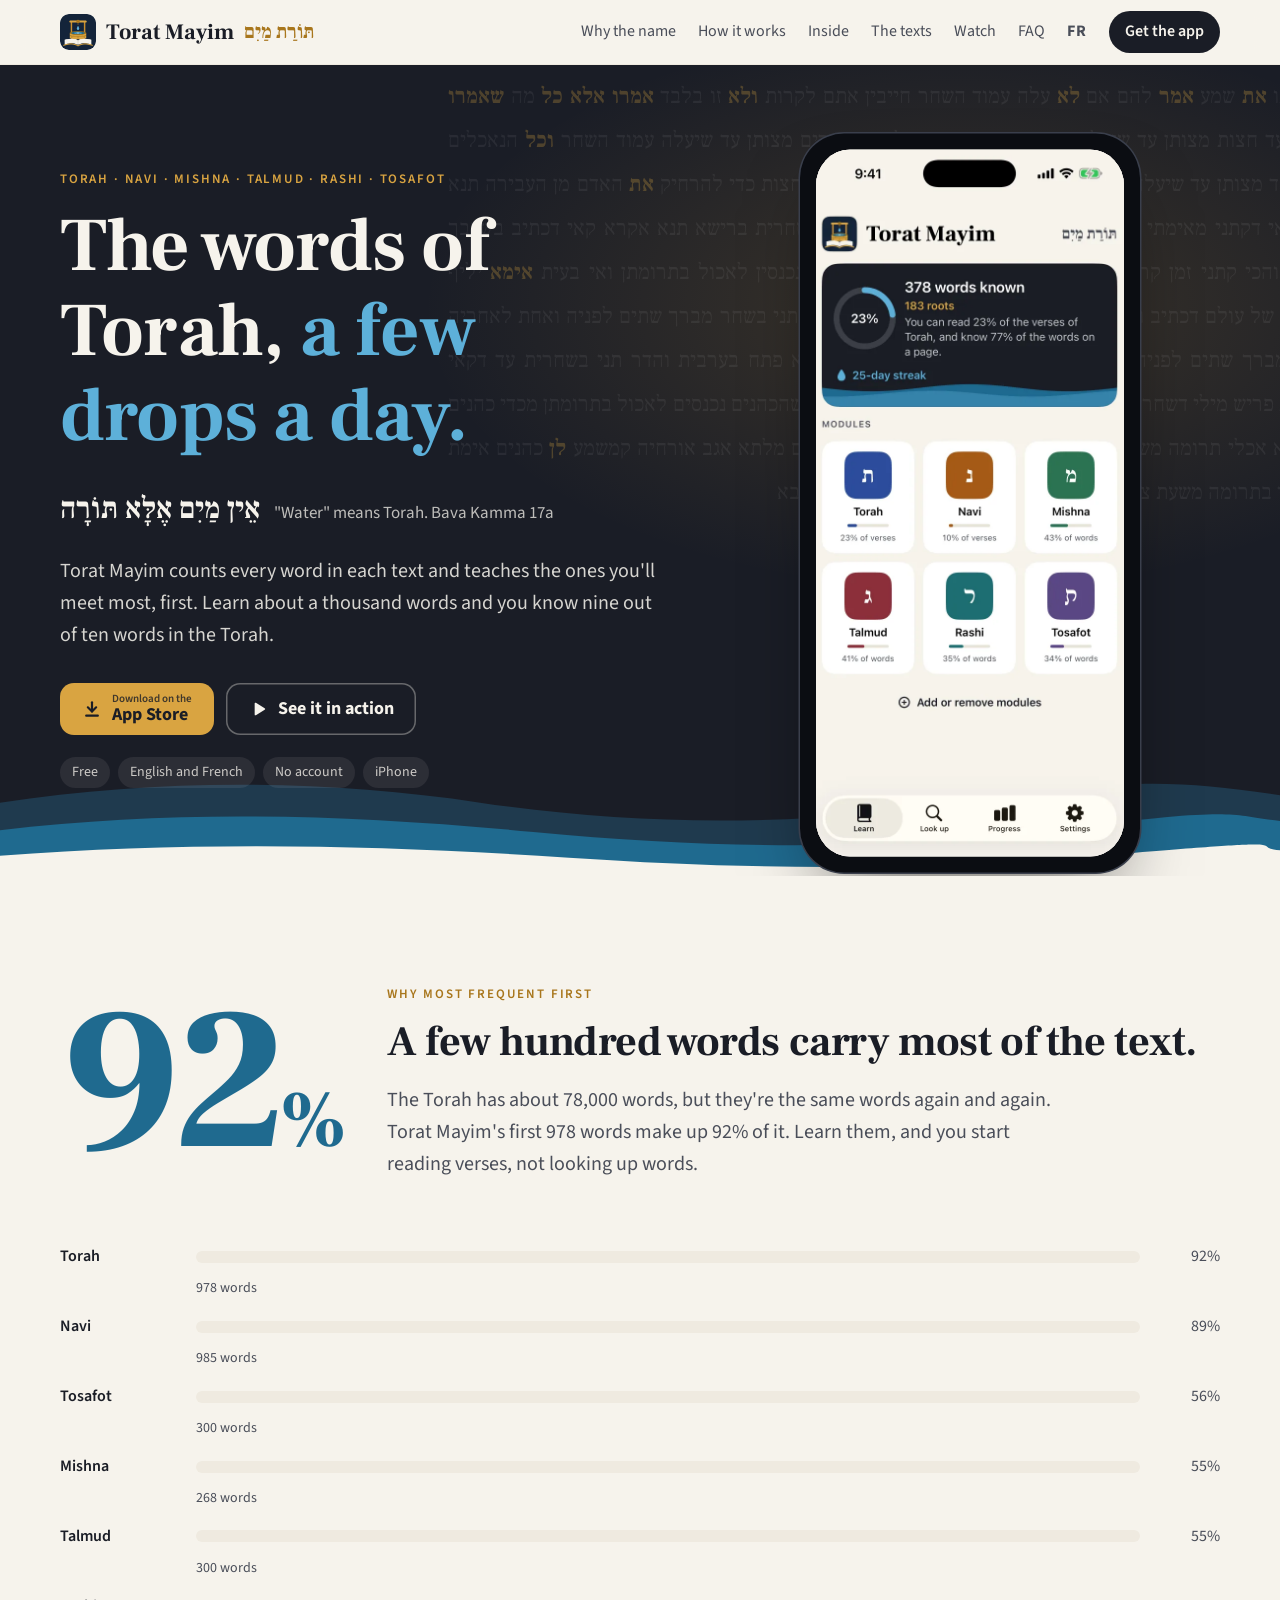
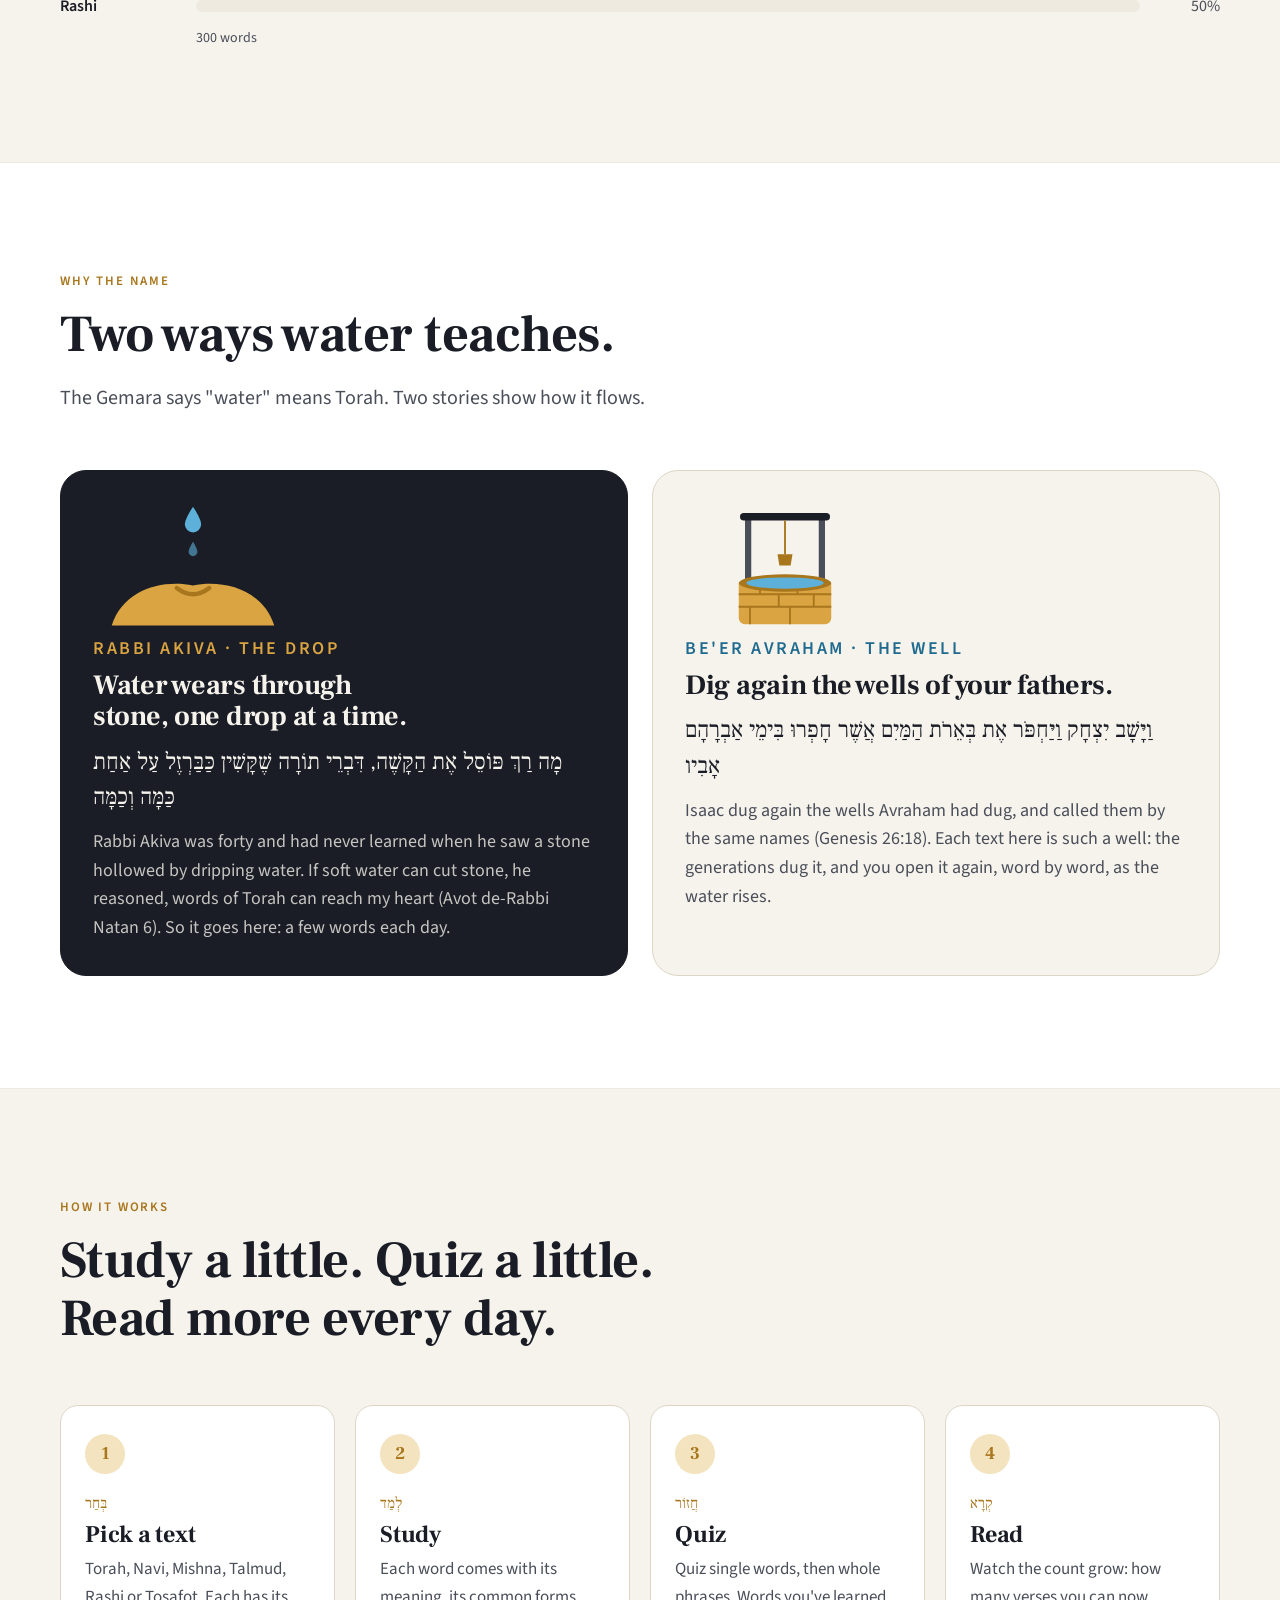
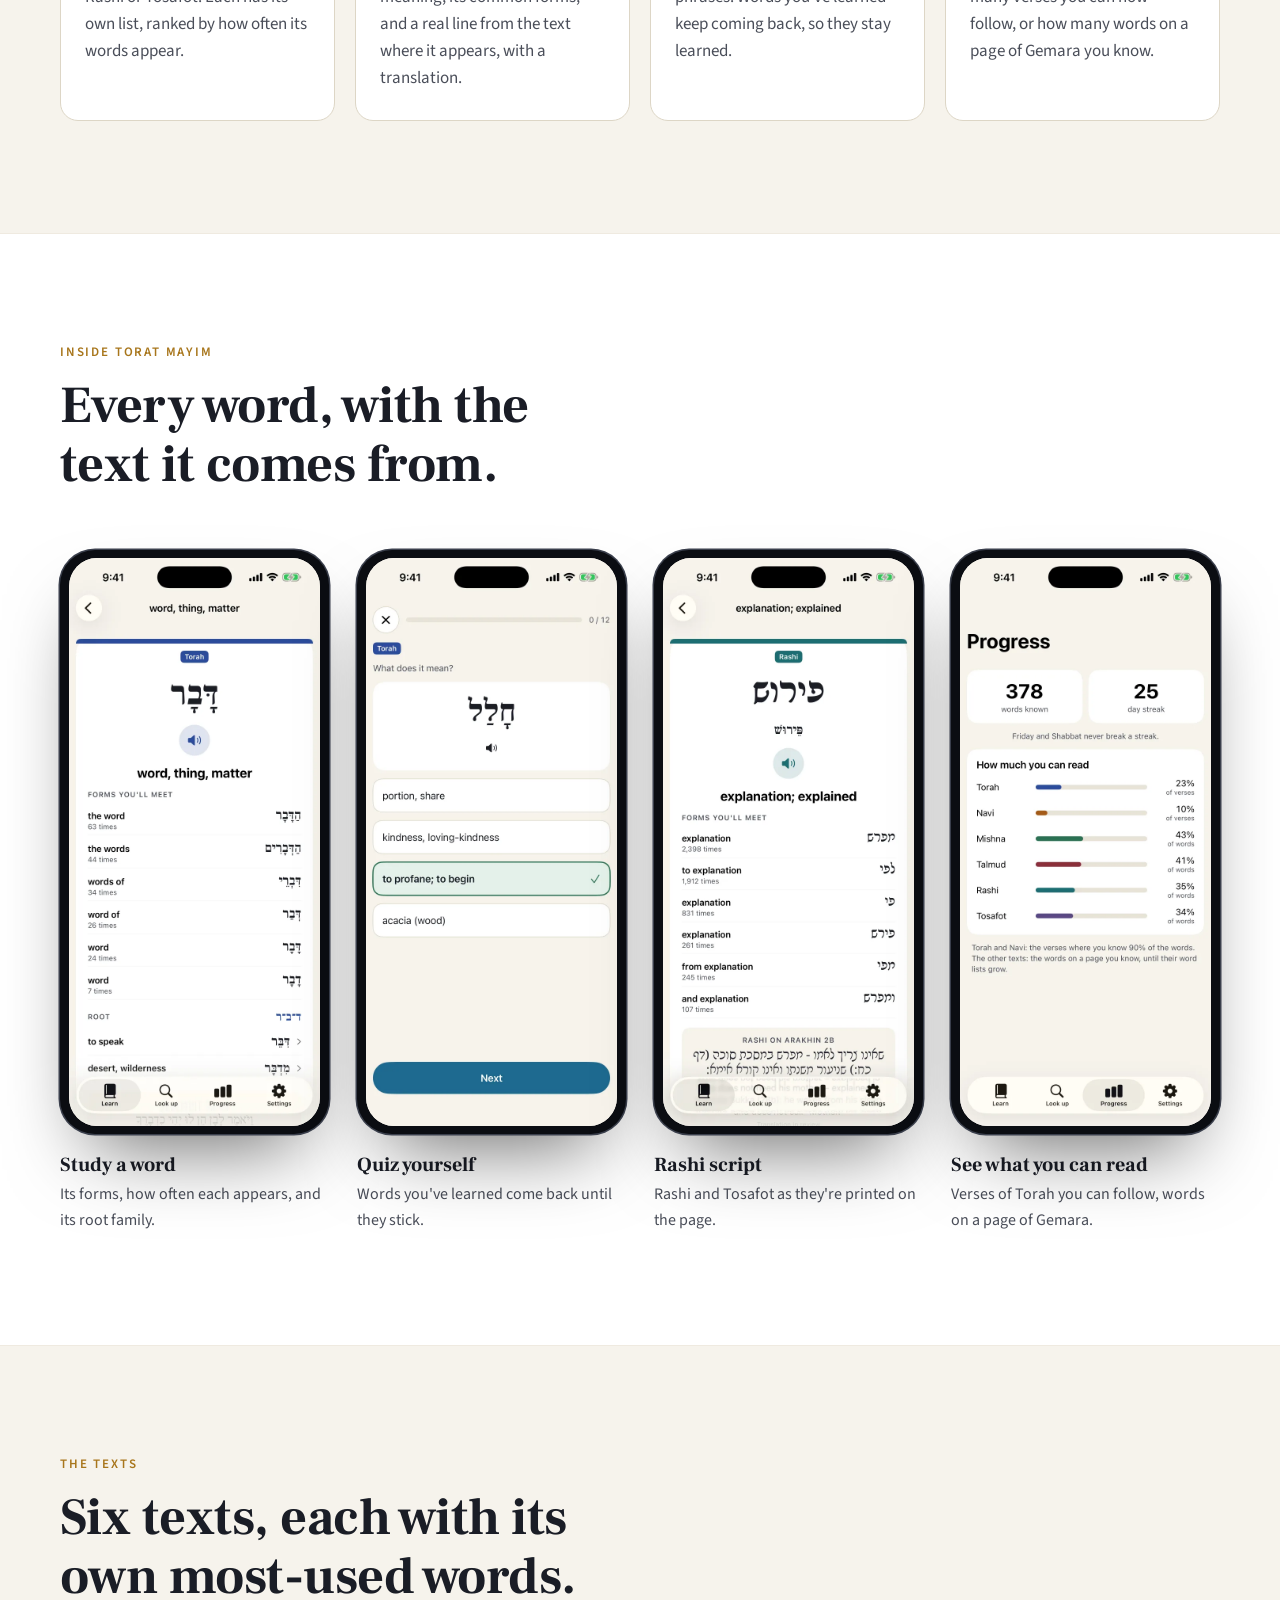
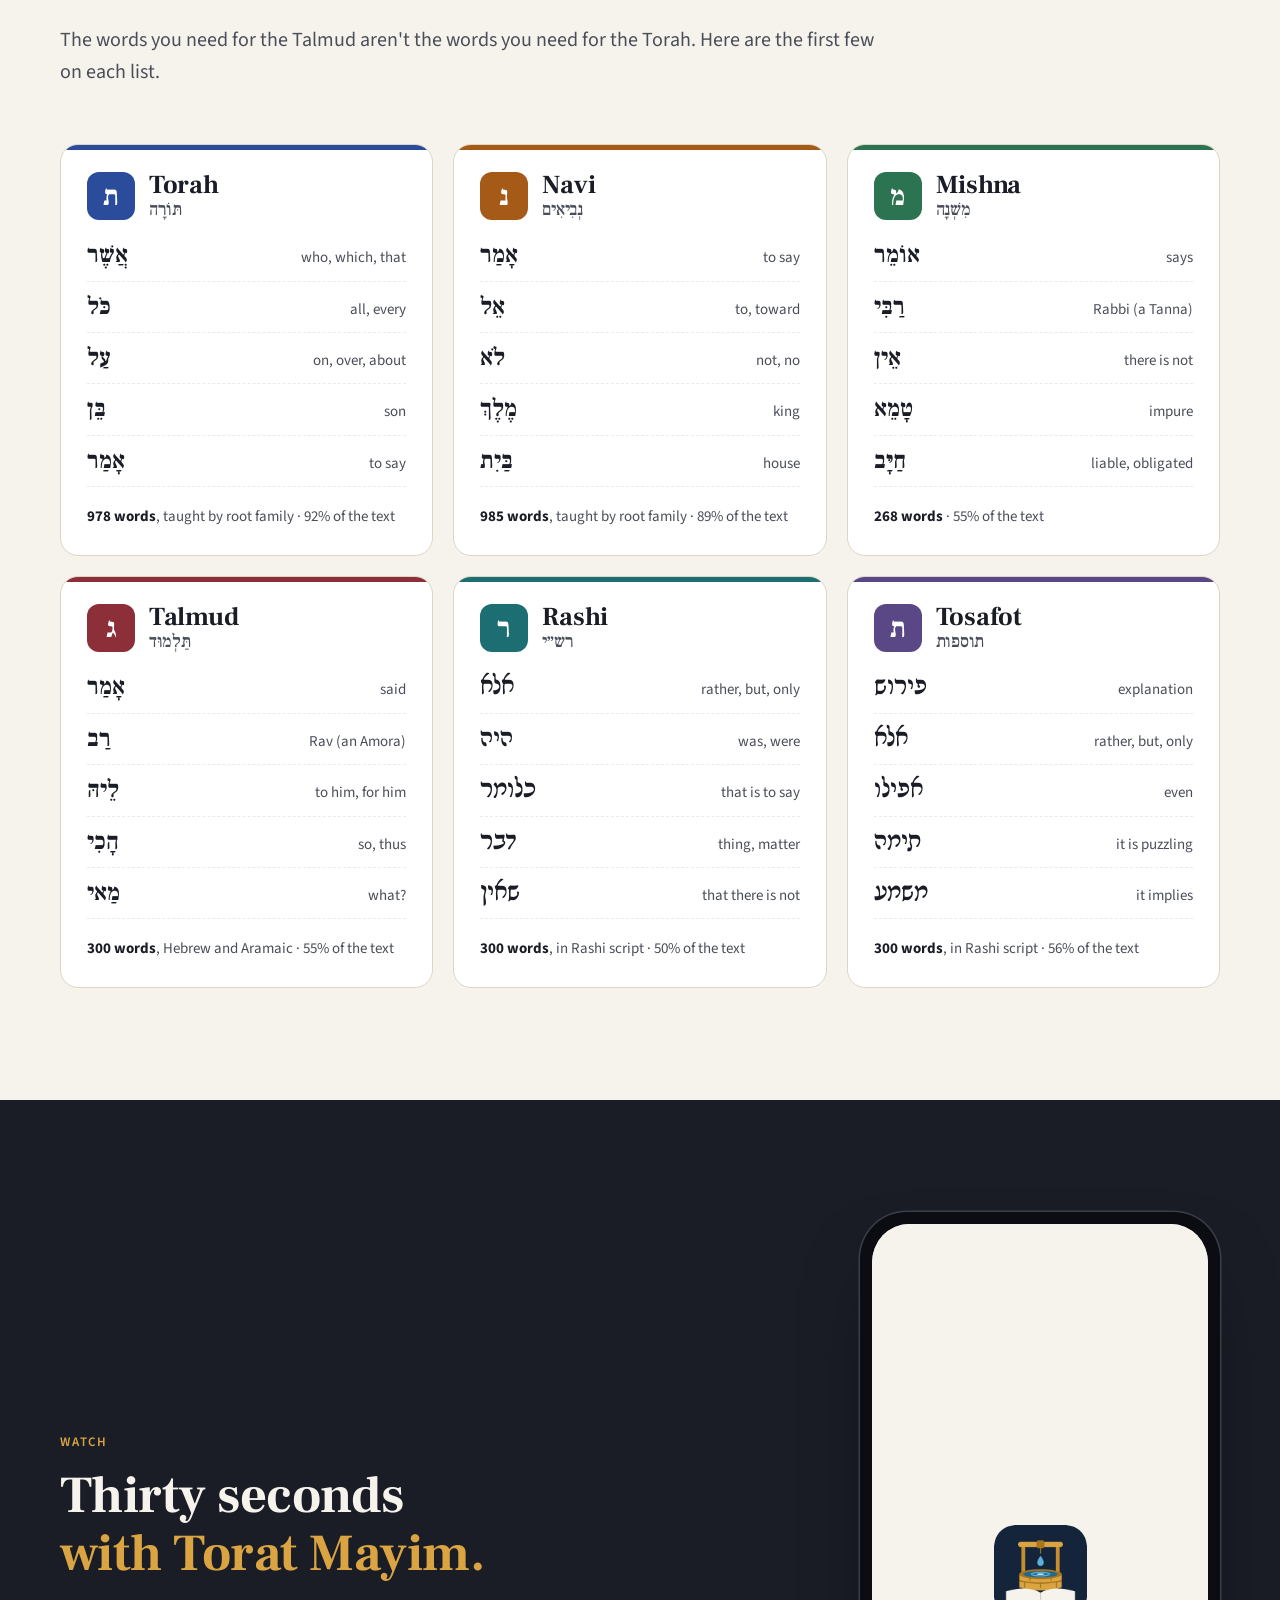
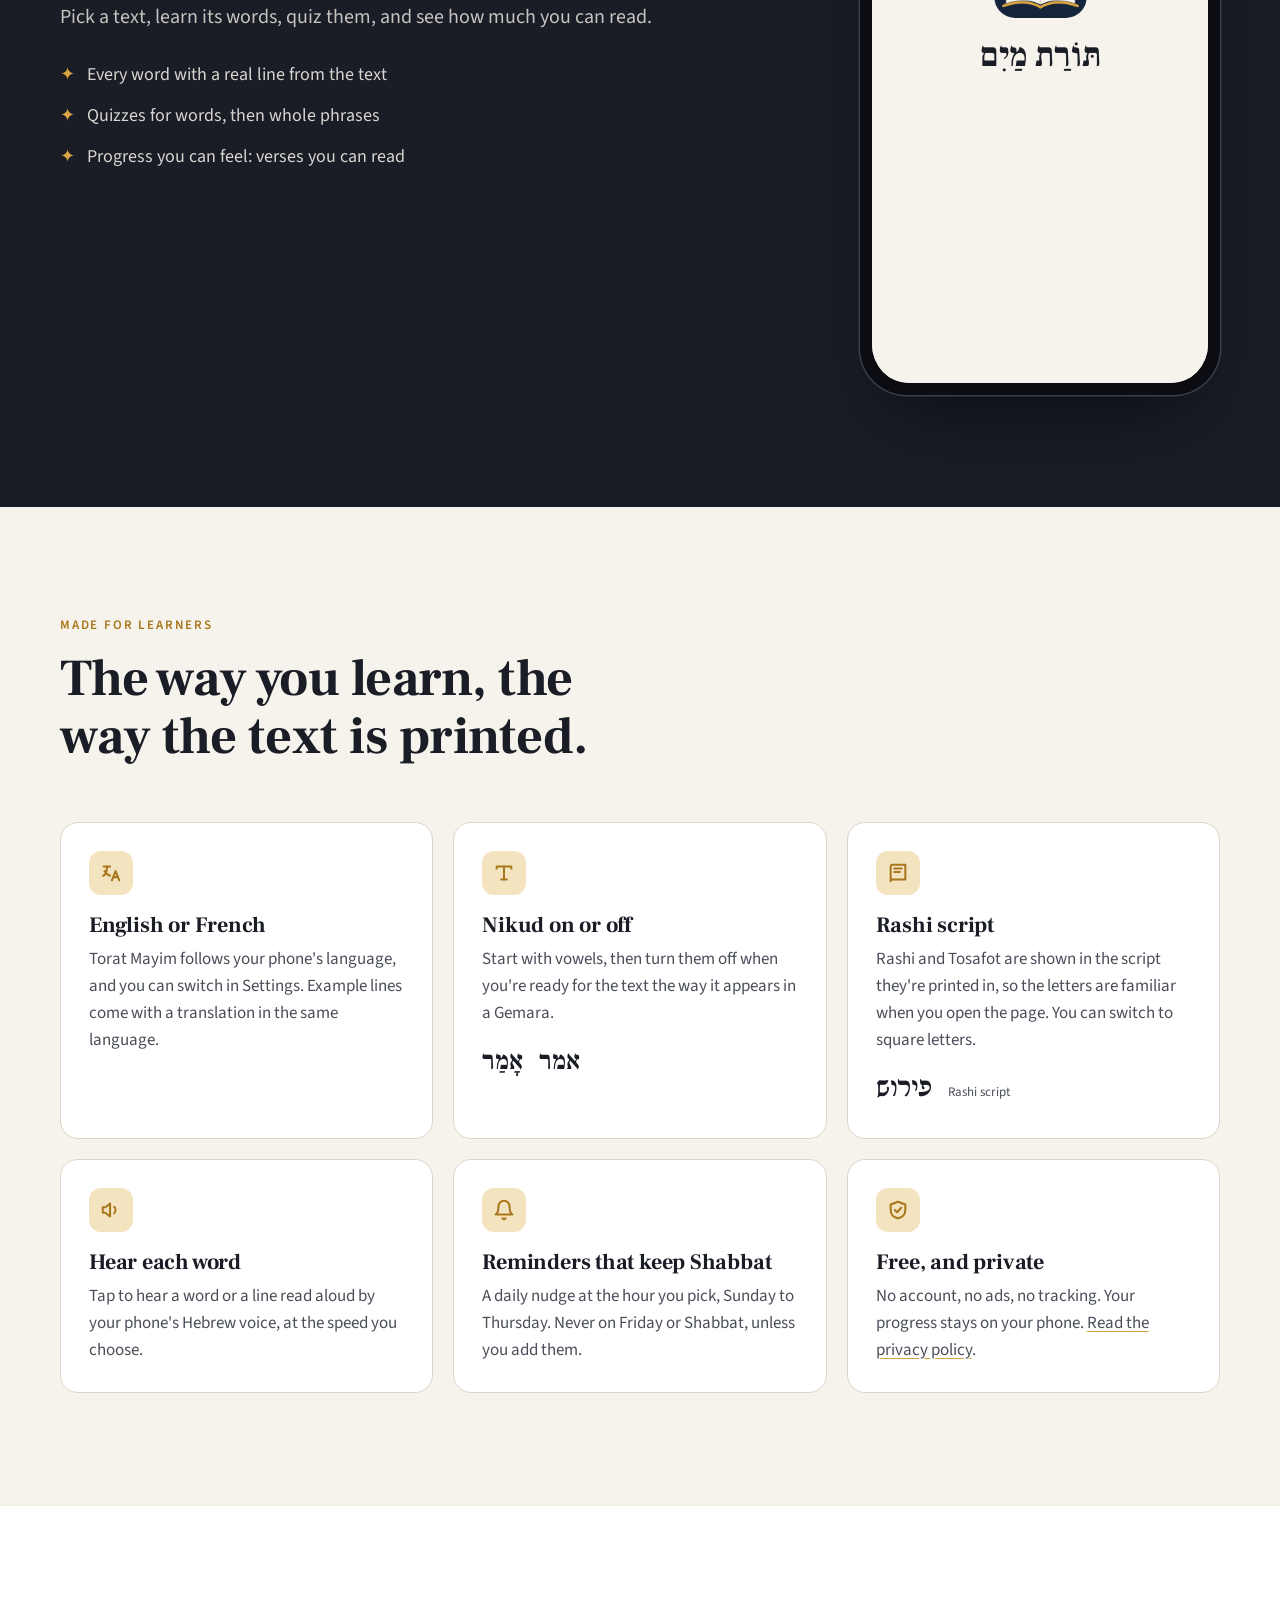
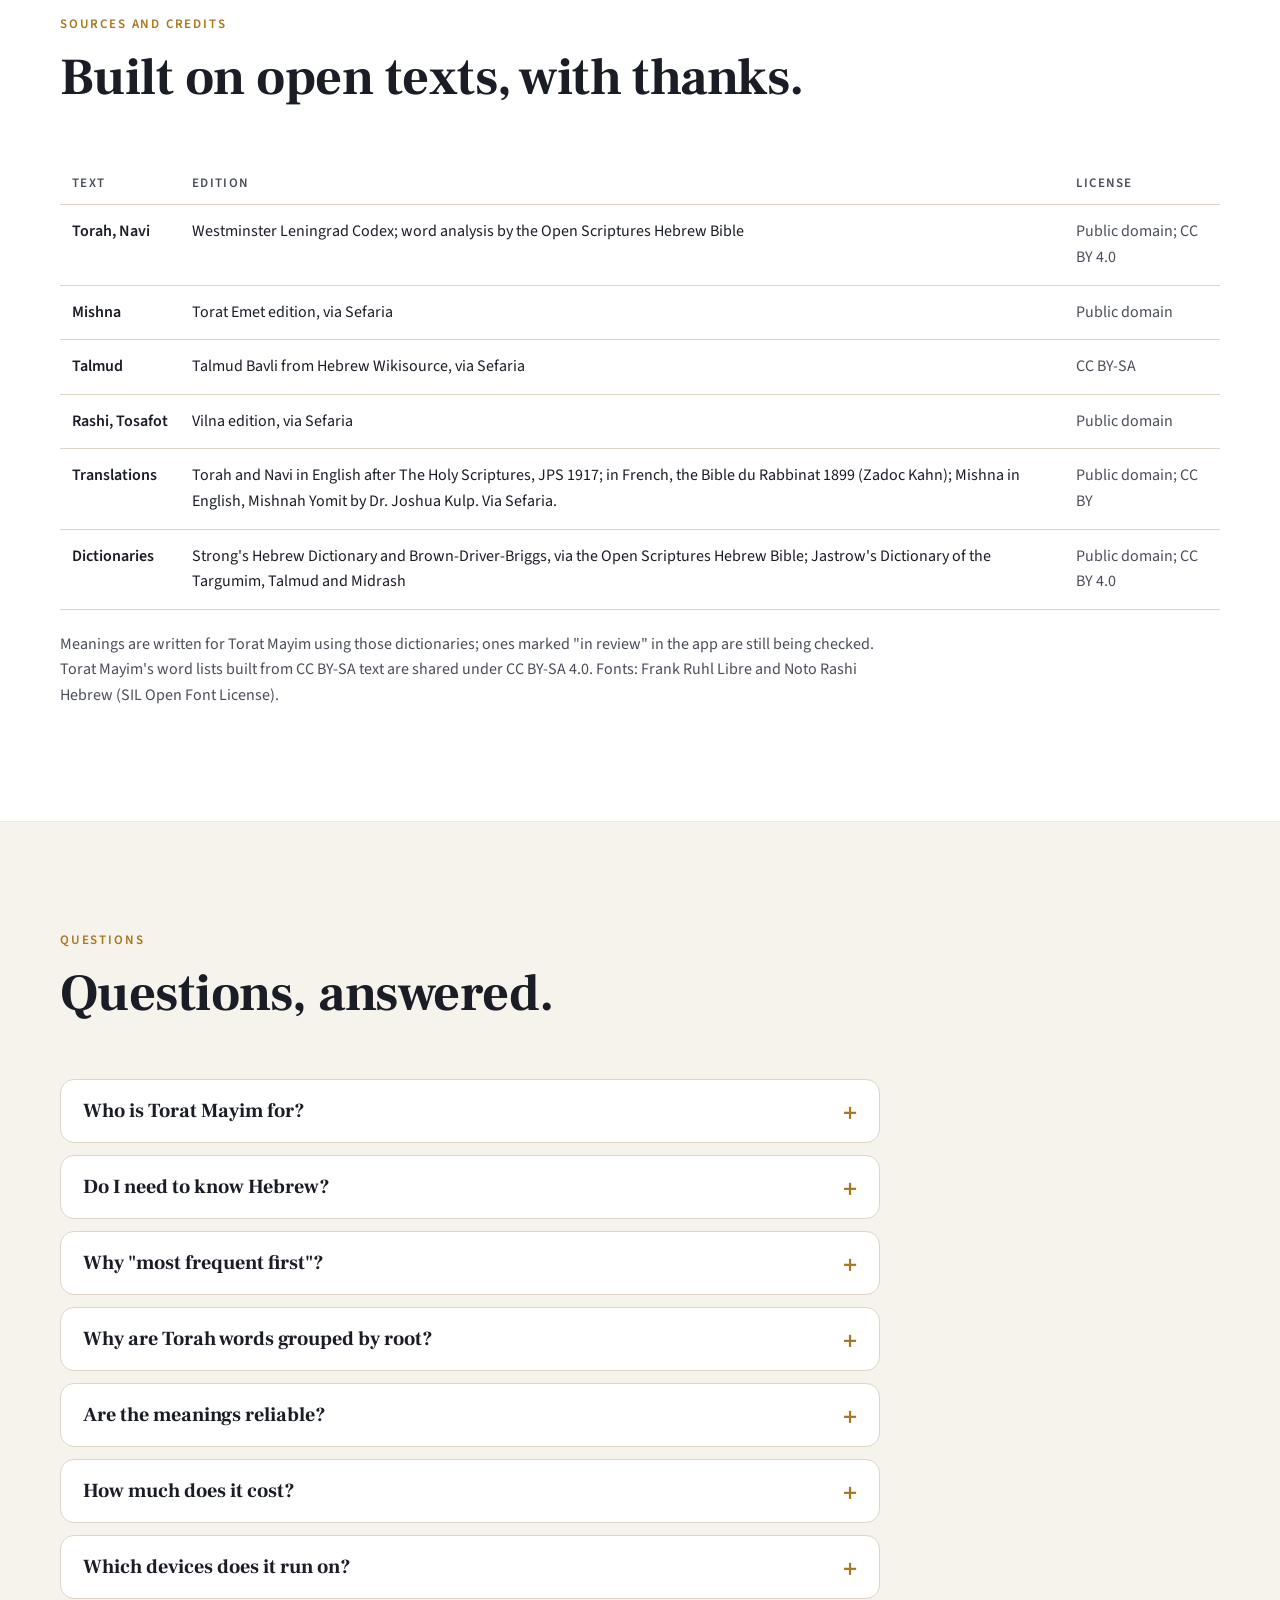
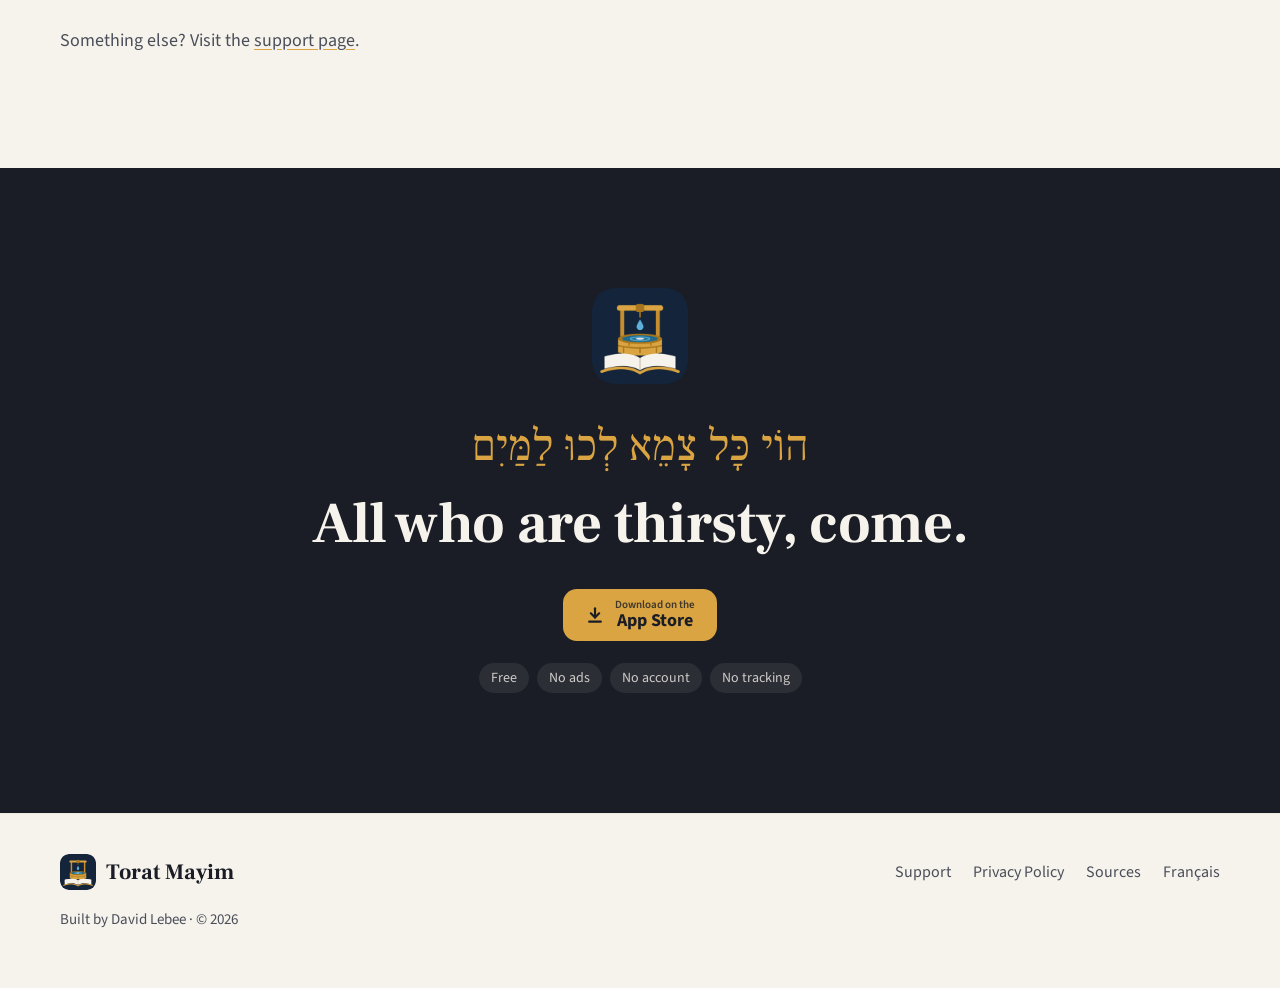
<file: index.html>
<!doctype html>
<html lang="en">
<head>
<meta charset="utf-8">
<meta name="viewport" content="width=device-width, initial-scale=1">
<title>Torat Mayim: Words of the Sources</title>
<meta name="description" content="Torat Mayim teaches the words of Torah, Navi, Mishna, Talmud, Rashi and Tosafot, most frequent first. Learn about 1,000 words and you know 92% of the words in the Torah. Free, in English and French, with no account. Built by David Lebee.">
<meta name="theme-color" content="#14243A">
<meta property="og:type" content="website">
<meta property="og:title" content="Torat Mayim: Words of the Sources">
<meta property="og:description" content="Learn the words of the Torah and the Talmud, most frequent first.">
<meta property="og:url" content="https://toratmayim.com/">
<meta property="og:image" content="https://toratmayim.com/assets/og.jpg">
<meta name="twitter:card" content="summary_large_image">
<link rel="alternate" hreflang="en" href="https://toratmayim.com/">
<link rel="alternate" hreflang="fr" href="https://toratmayim.com/fr/">
<link rel="alternate" hreflang="x-default" href="https://toratmayim.com/">
<link rel="icon" href="assets/favicon.png">
<link rel="apple-touch-icon" href="assets/apple-touch-icon.png">
<link rel="preconnect" href="https://fonts.googleapis.com">
<link rel="preconnect" href="https://fonts.gstatic.com" crossorigin>
<link rel="stylesheet" href="https://fonts.googleapis.com/css2?family=Frank+Ruhl+Libre:wght@400;500;700;800&family=Noto+Rashi+Hebrew:wght@500;700&family=Source+Sans+3:wght@400;600;700&display=swap">
<link rel="stylesheet" href="assets/site.css">
</head>
<body>
<header class="top">
  <div class="wrap top-inner">
    <a class="brand" href="./"><img src="assets/icon-256.png" alt="" width="36" height="36"><span>Torat Mayim</span> <span class="he">תּוֹרַת מַיִם</span></a>
    <nav aria-label="Main">
      <a class="wide" href="#name">Why the name</a>
      <a class="wide" href="#how">How it works</a>
      <a class="wide" href="#inside">Inside</a>
      <a class="wide" href="#texts">The texts</a>
      <a class="wide" href="#watch">Watch</a>
      <a class="wide" href="#faq">FAQ</a>
      <a class="lang" href="fr/" hreflang="fr" lang="fr" data-lang="fr">FR</a>
      <a class="pill" href="#get">Get the app</a>
    </nav>
  </div>
</header>

<main>
  <section class="hero">
    <!-- A page of Gemara (Berakhot 2a) behind the title; the most common words glow gold. -->
    <div class="folio" aria-hidden="true" data-speed="0.12">
      מאימתי קורין <b>את</b> שמע בערבין משעה שהכהנים נכנסים לאכול בתרומתן עד סוף האשמורה הראשונה דברי <b>רבי</b> אליעזר וחכמים <b>אומרים</b> עד חצות רבן גמליאל <b>אומר</b> עד שיעלה עמוד השחר מעשה ובאו בניו מבית המשתה <b>אמרו</b> <b>לו</b> <b>לא</b> קרינו <b>את</b> שמע <b>אמר</b> להם אם <b>לא</b> עלה עמוד השחר חייבין אתם לקרות <b>ולא</b> זו בלבד <b>אמרו</b> <b>אלא</b> <b>כל</b> מה <b>שאמרו</b> חכמים עד חצות מצותן עד שיעלה עמוד השחר הקטר חלבים ואברים מצותן עד שיעלה עמוד השחר <b>וכל</b> הנאכלים ליום אחד מצותן עד שיעלה עמוד השחר <b>אם</b> כן למה <b>אמרו</b> חכמים עד חצות כדי להרחיק <b>את</b> האדם מן העבירה תנא היכא קאי דקתני מאימתי ותו מאי שנא דתני בערבית ברישא לתני דשחרית ברישא תנא אקרא קאי דכתיב בשכבך ובקומך והכי קתני זמן קריאת שמע דשכיבה אימת משעה שהכהנים נכנסין לאכול בתרומתן ואי בעית <b>אימא</b> יליף מברייתו של עולם דכתיב ויהי ערב ויהי בקר יום אחד <b>אי</b> הכי סיפא דקתני בשחר מברך שתים לפניה ואחת לאחריה ובערב מברך שתים לפניה ושתים לאחריה לתני דערבית ברישא תנא פתח בערבית והדר תני בשחרית עד דקאי בשחרית פריש מילי דשחרית והדר פריש מילי דערבית <b>אמר</b> מר משעה שהכהנים נכנסים לאכול בתרומתן מכדי כהנים אימת קא אכלי תרומה משעת צאת הכוכבים לתני משעת צאת הכוכבים מלתא אגב אורחיה קמשמע <b>לן</b> כהנים אימת קא אכלי בתרומה משעת צאת הכוכבים והא קמשמע <b>לן</b> דכפרה <b>לא</b> מעכבא
    </div>
    <div class="wrap hero-grid">
      <div class="hero-copy">
        <p class="kicker">Torah · Navi · Mishna · Talmud · Rashi · Tosafot</p>
        <h1>The words of Torah, <em>a few drops a day.</em></h1>
        <p class="word-def"><span class="he">אֵין מַיִם אֶלָּא תּוֹרָה</span><span>"Water" means Torah. Bava Kamma 17a</span></p>
        <p class="hero-lede">Torat Mayim counts every word in each text and teaches the ones you'll meet most, first. Learn about a thousand words and you know nine out of ten words in the Torah.</p>
        <div class="cta" id="get">
          <a class="button" href="https://apps.apple.com/app/id6832461256">
            <svg viewBox="0 0 24 24" fill="none" stroke="currentColor" stroke-width="2.6" stroke-linecap="round" stroke-linejoin="round" aria-hidden="true"><path d="M12 4v11"/><path d="m7 10 5 5 5-5"/><path d="M5 20h14"/></svg>
            <span class="stack"><small>Download on the</small>App Store</span>
          </a>
          <a class="button ghost" href="#watch">
            <svg viewBox="0 0 24 24" fill="currentColor" aria-hidden="true"><path d="M8 5.5v13a1 1 0 0 0 1.5.86l10.5-6.5a1 1 0 0 0 0-1.72L9.5 4.64A1 1 0 0 0 8 5.5Z"/></svg>
            See it in action
          </a>
        </div>
        <p class="chips"><span class="chip">Free</span><span class="chip">English and French</span><span class="chip">No account</span><span class="chip">iPhone</span></p>
      </div>
      <figure class="phone hero-phone" data-speed="-0.06">
        <div class="screen">
          <div class="placeholder"><img src="assets/icon-256.png" alt=""><span class="he">תּוֹרַת מַיִם</span></div>
          <img src="assets/shots/home.webp" alt="Torat Mayim's home screen: six texts, each with how many of its words you know" width="660" height="1434" onerror="this.remove()">
        </div>
      </figure>
    </div>
    <svg class="hero-waves" aria-hidden="true" viewBox="0 0 1440 120" preserveAspectRatio="none"><path d="M0 40 C180 14 360 14 540 40 S900 66 1080 40 S1320 14 1440 32 V120 H0 Z" fill="#1F3A4E"/><path d="M0 70 C200 48 380 52 600 72 S1000 92 1200 68 S1380 54 1440 60 V120 H0 Z" fill="#1F6A8F"/><path d="M0 98 C220 82 420 86 640 100 S1040 114 1260 96 S1400 88 1440 92 V120 H0 Z" fill="var(--page)"/></svg>
  </section>

  <!-- The idea, in one number. -->
  <section class="band" id="why">
    <div class="wrap">
      <div class="stat reveal">
        <p class="stat-num">92<small>%</small></p>
        <div>
          <p class="kicker" style="color: var(--gold-deep)">Why most frequent first</p>
          <h2>A few hundred words carry most of the text.</h2>
          <p class="lede">The Torah has about 78,000 words, but they're the same words again and again. Torat Mayim's first 978 words make up 92% of it. Learn them, and you start reading verses, not looking up words.</p>
        </div>
      </div>
      <div class="bars reveal" role="list" aria-label="How much of each text Torat Mayim's word list covers">
        <div class="bar" role="listitem" style="--c: var(--torah); --v: 92.4"><span class="name">Torah</span><span class="track"><span class="fill"></span></span><span class="pct">92%</span><span class="sub">978 words</span></div>
        <div class="bar" role="listitem" style="--c: var(--navi); --v: 88.8"><span class="name">Navi</span><span class="track"><span class="fill"></span></span><span class="pct">89%</span><span class="sub">985 words</span></div>
        <div class="bar" role="listitem" style="--c: var(--tosafot); --v: 55.5"><span class="name">Tosafot</span><span class="track"><span class="fill"></span></span><span class="pct">56%</span><span class="sub">300 words</span></div>
        <div class="bar" role="listitem" style="--c: var(--mishna); --v: 54.7"><span class="name">Mishna</span><span class="track"><span class="fill"></span></span><span class="pct">55%</span><span class="sub">268 words</span></div>
        <div class="bar" role="listitem" style="--c: var(--talmud); --v: 54.6"><span class="name">Talmud</span><span class="track"><span class="fill"></span></span><span class="pct">55%</span><span class="sub">300 words</span></div>
        <div class="bar" role="listitem" style="--c: var(--rashi); --v: 50.4"><span class="name">Rashi</span><span class="track"><span class="fill"></span></span><span class="pct">50%</span><span class="sub">300 words</span></div>
      </div>
    </div>
  </section>


  <section class="band band-paper" id="name">
    <div class="wrap">
      <div class="section-head reveal">
        <p class="kicker">Why the name</p>
        <h2>Two ways water teaches.</h2>
        <p class="lede">The Gemara says "water" means Torah. Two stories show how it flows.</p>
      </div>
      <div class="stories">
        <article class="story dark reveal">
          <svg viewBox="0 0 320 200" role="img" aria-label="Drops falling on a stone, hollowing it"><path d="M160 6 C160 6 147 25 147 34 a13 13 0 0 0 26 0 C173 25 160 6 160 6 Z" fill="#5DB0D9"/><path d="M160 62 C160 62 153 73 153 78 a7 7 0 0 0 14 0 C167 73 160 62 160 62 Z" fill="#5DB0D9" fill-opacity=".6"/><path d="M30 196 C48 140 108 122 160 132 C212 122 272 140 290 196 Z" fill="#D9A441"/><path d="M134 136 Q160 156 186 136" stroke="#A8761C" stroke-width="7" fill="none" stroke-linecap="round"/></svg>
          <p class="kicker">Rabbi Akiva · the drop</p>
          <h3>Water wears through stone, one drop at a time.</h3>
          <p class="he quote">מָה רַךְ פּוֹסֵל אֶת הַקָּשֶׁה, דִּבְרֵי תוֹרָה שֶׁקָּשִׁין כַּבַּרְזֶל עַל אַחַת כַּמָּה וְכַמָּה</p>
          <p>Rabbi Akiva was forty and had never learned when he saw a stone hollowed by dripping water. If soft water can cut stone, he reasoned, words of Torah can reach my heart (Avot de-Rabbi Natan 6). So it goes here: a few words each day.</p>
        </article>
        <article class="story reveal">
          <svg viewBox="0 0 320 200" role="img" aria-label="A stone well with a rope and bucket, full of water"><rect x="96" y="22" width="10" height="110" rx="4" fill="#4A4E59"/><rect x="214" y="22" width="10" height="110" rx="4" fill="#4A4E59"/><rect x="88" y="16" width="144" height="12" rx="6" fill="#1A1D26"/><path d="M160 28 V82" stroke="#A8761C" stroke-width="3"/><path d="M148 82 h24 l-3 18 h-18 Z" fill="#A8761C"/><path d="M86 128 h148 v56 a10 10 0 0 1 -10 10 h-128 a10 10 0 0 1 -10 -10 Z" fill="#D9A441"/><path d="M86 146h148M86 166h148M120 128v18M180 128v18M150 146v20M206 146v20M104 166v28M168 166v28" stroke="#A8761C" stroke-width="3"/><ellipse cx="160" cy="128" rx="74" ry="14" fill="#A8761C"/><ellipse cx="160" cy="128" rx="62" ry="9" fill="#5DB0D9"/></svg>
          <p class="kicker">Be'er Avraham · the well</p>
          <h3>Dig again the wells of your fathers.</h3>
          <p class="he quote">וַיָּשָׁב יִצְחָק וַיַּחְפֹּר אֶת בְּאֵרֹת הַמַּיִם אֲשֶׁר חָפְרוּ בִּימֵי אַבְרָהָם אָבִיו</p>
          <p>Isaac dug again the wells Avraham had dug, and called them by the same names (Genesis 26:18). Each text here is such a well: the generations dug it, and you open it again, word by word, as the water rises.</p>
        </article>
      </div>
    </div>
  </section>

  <section class="band" id="how">
    <div class="wrap">
      <div class="section-head reveal">
        <p class="kicker">How it works</p>
        <h2>Study a little. Quiz a little. Read more every day.</h2>
      </div>
      <ol class="steps">
        <li class="step reveal"><span class="he">בְּחַר</span><h3>Pick a text</h3><p>Torah, Navi, Mishna, Talmud, Rashi or Tosafot. Each has its own list, ranked by how often its words appear.</p></li>
        <li class="step reveal"><span class="he">לְמַד</span><h3>Study</h3><p>Each word comes with its meaning, its common forms, and a real line from the text where it appears, with a translation.</p></li>
        <li class="step reveal"><span class="he">חֲזוֹר</span><h3>Quiz</h3><p>Quiz single words, then whole phrases. Words you've learned keep coming back, so they stay learned.</p></li>
        <li class="step reveal"><span class="he">קְרָא</span><h3>Read</h3><p>Watch the count grow: how many verses you can now follow, or how many words on a page of Gemara you know.</p></li>
      </ol>
    </div>
  </section>


  <section class="band band-paper" id="inside">
    <div class="wrap">
      <div class="section-head reveal">
        <p class="kicker">Inside Torat Mayim</p>
        <h2>Every word, with the text it comes from.</h2>
      </div>
      <ul class="gallery">
        <li class="reveal"><figure class="phone"><div class="screen"><img src="assets/shots/word.webp" alt="The word davar: its meaning, the forms you'll meet in the Torah and how often, and its root family" width="660" height="1434" loading="lazy"></div></figure><p><b>Study a word</b> Its forms, how often each appears, and its root family.</p></li>
        <li class="reveal"><figure class="phone"><div class="screen"><img src="assets/shots/quiz.webp" alt="A word quiz: pick the meaning of a Hebrew word from four choices" width="660" height="1434" loading="lazy"></div></figure><p><b>Quiz yourself</b> Words you've learned come back until they stick.</p></li>
        <li class="reveal"><figure class="phone"><div class="screen"><img src="assets/shots/rashi.webp" alt="A Rashi word shown in Rashi script, with a line from Rashi's commentary" width="660" height="1434" loading="lazy"></div></figure><p><b>Rashi script</b> Rashi and Tosafot as they're printed on the page.</p></li>
        <li class="reveal"><figure class="phone"><div class="screen"><img src="assets/shots/progress.webp" alt="Progress: words known, a day streak, and how much of each text you can read" width="660" height="1434" loading="lazy"></div></figure><p><b>See what you can read</b> Verses of Torah you can follow, words on a page of Gemara.</p></li>
      </ul>
    </div>
  </section>

  <section class="band" id="texts">
    <div class="wrap">
      <div class="section-head reveal">
        <p class="kicker">The texts</p>
        <h2>Six texts, each with its own most-used words.</h2>
        <p class="lede">The words you need for the Talmud aren't the words you need for the Torah. Here are the first few on each list.</p>
      </div>
      <ul class="modules">
        <li class="module reveal" style="--c: var(--torah)">
          <header><span class="tile he">ת</span><h3>Torah <span class="he">תּוֹרָה</span></h3></header>
          <ul class="words"><li><span class="he">אֲשֶׁר</span><span class="en">who, which, that</span></li><li><span class="he">כֹּל</span><span class="en">all, every</span></li><li><span class="he">עַל</span><span class="en">on, over, about</span></li><li><span class="he">בֵּן</span><span class="en">son</span></li><li><span class="he">אָמַר</span><span class="en">to say</span></li></ul>
          <p class="meta"><b>978 words</b>, taught by root family · 92% of the text</p>
        </li>
        <li class="module reveal" style="--c: var(--navi)">
          <header><span class="tile he">נ</span><h3>Navi <span class="he">נְבִיאִים</span></h3></header>
          <ul class="words"><li><span class="he">אָמַר</span><span class="en">to say</span></li><li><span class="he">אֵל</span><span class="en">to, toward</span></li><li><span class="he">לֹא</span><span class="en">not, no</span></li><li><span class="he">מֶלֶךְ</span><span class="en">king</span></li><li><span class="he">בַּיִת</span><span class="en">house</span></li></ul>
          <p class="meta"><b>985 words</b>, taught by root family · 89% of the text</p>
        </li>
        <li class="module reveal" style="--c: var(--mishna)">
          <header><span class="tile he">מ</span><h3>Mishna <span class="he">מִשְׁנָה</span></h3></header>
          <ul class="words"><li><span class="he">אוֹמֵר</span><span class="en">says</span></li><li><span class="he">רַבִּי</span><span class="en">Rabbi (a Tanna)</span></li><li><span class="he">אֵין</span><span class="en">there is not</span></li><li><span class="he">טָמֵא</span><span class="en">impure</span></li><li><span class="he">חַיָּב</span><span class="en">liable, obligated</span></li></ul>
          <p class="meta"><b>268 words</b> · 55% of the text</p>
        </li>
        <li class="module reveal" style="--c: var(--talmud)">
          <header><span class="tile he">ג</span><h3>Talmud <span class="he">תַּלְמוּד</span></h3></header>
          <ul class="words"><li><span class="he">אָמַר</span><span class="en">said</span></li><li><span class="he">רַב</span><span class="en">Rav (an Amora)</span></li><li><span class="he">לֵיהּ</span><span class="en">to him, for him</span></li><li><span class="he">הָכִי</span><span class="en">so, thus</span></li><li><span class="he">מַאי</span><span class="en">what?</span></li></ul>
          <p class="meta"><b>300 words</b>, Hebrew and Aramaic · 55% of the text</p>
        </li>
        <li class="module reveal" style="--c: var(--rashi)">
          <header><span class="tile he">ר</span><h3>Rashi <span class="he">רש״י</span></h3></header>
          <ul class="words"><li><span class="he rashi-script">אלא</span><span class="en">rather, but, only</span></li><li><span class="he rashi-script">היה</span><span class="en">was, were</span></li><li><span class="he rashi-script">כלומר</span><span class="en">that is to say</span></li><li><span class="he rashi-script">דבר</span><span class="en">thing, matter</span></li><li><span class="he rashi-script">שאין</span><span class="en">that there is not</span></li></ul>
          <p class="meta"><b>300 words</b>, in Rashi script · 50% of the text</p>
        </li>
        <li class="module reveal" style="--c: var(--tosafot)">
          <header><span class="tile he">ת</span><h3>Tosafot <span class="he">תוספות</span></h3></header>
          <ul class="words"><li><span class="he rashi-script">פירוש</span><span class="en">explanation</span></li><li><span class="he rashi-script">אלא</span><span class="en">rather, but, only</span></li><li><span class="he rashi-script">אפילו</span><span class="en">even</span></li><li><span class="he rashi-script">תימה</span><span class="en">it is puzzling</span></li><li><span class="he rashi-script">משמע</span><span class="en">it implies</span></li></ul>
          <p class="meta"><b>300 words</b>, in Rashi script · 56% of the text</p>
        </li>
      </ul>
    </div>
  </section>

  <section class="band band-night" id="watch">
    <div class="wrap reel">
      <div class="reel-copy reveal">
        <p class="kicker">Watch</p>
        <h2>Thirty seconds <em>with Torat Mayim.</em></h2>
        <p class="lede">Pick a text, learn its words, quiz them, and see how much you can read.</p>
        <ul class="reel-list">
          <li>Every word with a real line from the text</li>
          <li>Quizzes for words, then whole phrases</li>
          <li>Progress you can feel: verses you can read</li>
        </ul>
      </div>
      <div class="reel-stage">
        <figure class="phone" data-speed="-0.06">
          <div class="screen">
            <div class="placeholder"><img src="assets/icon-256.png" alt=""><span class="he">תּוֹרַת מַיִם</span></div>
            <video muted autoplay loop playsinline preload="metadata" poster="assets/torat-mayim-reel-poster.jpg" aria-label="Torat Mayim app showreel: studying and quizzing words of the Torah and Talmud">
              <source src="assets/torat-mayim-reel.mp4" type="video/mp4" onerror="this.parentNode.classList.add('gone')">
            </video>
          </div>
        </figure>
      </div>
    </div>
  </section>

  <section class="band" id="features">
    <div class="wrap">
      <div class="section-head reveal">
        <p class="kicker">Made for learners</p>
        <h2>The way you learn, the way the text is printed.</h2>
      </div>
      <ul class="features">
        <li class="feature reveal">
          <span class="ico" aria-hidden="true"><svg viewBox="0 0 24 24" fill="none" stroke="currentColor" stroke-width="2.2" stroke-linecap="round" stroke-linejoin="round"><path d="M4 5h7M7.5 5v2c0 4-2 7-4 8M5 10c1.5 2.5 3.5 4 6 5"/><path d="m13 20 4-10 4 10M14.5 16.5h5"/></svg></span>
          <h3>English or French</h3>
          <p>Torat Mayim follows your phone's language, and you can switch in Settings. Example lines come with a translation in the same language.</p>
        </li>
        <li class="feature reveal">
          <span class="ico" aria-hidden="true"><svg viewBox="0 0 24 24" fill="none" stroke="currentColor" stroke-width="2.2" stroke-linecap="round" stroke-linejoin="round"><path d="M4 7V5h16v2M9 19h6M12 5v14"/></svg></span>
          <h3>Nikud on or off</h3>
          <p>Start with vowels, then turn them off when you're ready for the text the way it appears in a Gemara.</p>
          <div class="demo" aria-hidden="true"><span class="he">אָמַר</span><span class="he">אמר</span></div>
        </li>
        <li class="feature reveal">
          <span class="ico" aria-hidden="true"><svg viewBox="0 0 24 24" fill="none" stroke="currentColor" stroke-width="2.2" stroke-linecap="round" stroke-linejoin="round"><path d="M4 19.5V5a2 2 0 0 1 2-2h14v16H6a2 2 0 0 0-2 2Z"/><path d="M8 7h8M8 11h6"/></svg></span>
          <h3>Rashi script</h3>
          <p>Rashi and Tosafot are shown in the script they're printed in, so the letters are familiar when you open the page. You can switch to square letters.</p>
          <div class="demo" aria-hidden="true"><span class="rashi-script he">פירוש</span><small>Rashi script</small></div>
        </li>
        <li class="feature reveal">
          <span class="ico" aria-hidden="true"><svg viewBox="0 0 24 24" fill="none" stroke="currentColor" stroke-width="2.2" stroke-linecap="round" stroke-linejoin="round"><path d="M11 5 6 9H3v6h3l5 4V5Z"/><path d="M15.5 8.5a5 5 0 0 1 0 7"/></svg></span>
          <h3>Hear each word</h3>
          <p>Tap to hear a word or a line read aloud by your phone's Hebrew voice, at the speed you choose.</p>
        </li>
        <li class="feature reveal">
          <span class="ico" aria-hidden="true"><svg viewBox="0 0 24 24" fill="none" stroke="currentColor" stroke-width="2.2" stroke-linecap="round" stroke-linejoin="round"><path d="M6 8a6 6 0 0 1 12 0c0 7 3 9 3 9H3s3-2 3-9"/><path d="M10.3 21a1.94 1.94 0 0 0 3.4 0"/></svg></span>
          <h3>Reminders that keep Shabbat</h3>
          <p>A daily nudge at the hour you pick, Sunday to Thursday. Never on Friday or Shabbat, unless you add them.</p>
        </li>
        <li class="feature reveal">
          <span class="ico" aria-hidden="true"><svg viewBox="0 0 24 24" fill="none" stroke="currentColor" stroke-width="2.2" stroke-linecap="round" stroke-linejoin="round"><path d="M12 3 4 6v6c0 5 3.5 8 8 9 4.5-1 8-4 8-9V6l-8-3Z"/><path d="m8.5 12 2.5 2.5 4.5-5"/></svg></span>
          <h3>Free, and private</h3>
          <p>No account, no ads, no tracking. Your progress stays on your phone. <a href="privacy/">Read the privacy policy</a>.</p>
        </li>
      </ul>
    </div>
  </section>

  <section class="band band-paper" id="sources">
    <div class="wrap">
      <div class="section-head reveal">
        <p class="kicker">Sources and credits</p>
        <h2>Built on open texts, with thanks.</h2>
      </div>
      <table class="sources reveal">
        <thead><tr><th>Text</th><th>Edition</th><th>License</th></tr></thead>
        <tbody>
          <tr><td>Torah, Navi</td><td>Westminster Leningrad Codex; word analysis by the Open Scriptures Hebrew Bible</td><td>Public domain; CC BY 4.0</td></tr>
          <tr><td>Mishna</td><td>Torat Emet edition, via Sefaria</td><td>Public domain</td></tr>
          <tr><td>Talmud</td><td>Talmud Bavli from Hebrew Wikisource, via Sefaria</td><td>CC BY-SA</td></tr>
          <tr><td>Rashi, Tosafot</td><td>Vilna edition, via Sefaria</td><td>Public domain</td></tr>
          <tr><td>Translations</td><td>Torah and Navi in English after The Holy Scriptures, JPS 1917; in French, the Bible du Rabbinat 1899 (Zadoc Kahn); Mishna in English, Mishnah Yomit by Dr. Joshua Kulp. Via Sefaria.</td><td>Public domain; CC BY</td></tr>
          <tr><td>Dictionaries</td><td>Strong's Hebrew Dictionary and Brown-Driver-Briggs, via the Open Scriptures Hebrew Bible; Jastrow's Dictionary of the Targumim, Talmud and Midrash</td><td>Public domain; CC BY 4.0</td></tr>
        </tbody>
      </table>
      <p class="sources-note reveal">Meanings are written for Torat Mayim using those dictionaries; ones marked "in review" in the app are still being checked. Torat Mayim's word lists built from CC BY-SA text are shared under CC BY-SA 4.0. Fonts: Frank Ruhl Libre and Noto Rashi Hebrew (SIL Open Font License).</p>
    </div>
  </section>

  <section class="band" id="faq">
    <div class="wrap">
      <div class="section-head reveal">
        <p class="kicker">Questions</p>
        <h2>Questions, answered.</h2>
      </div>
      <div class="faq">
        <details><summary>Who is Torat Mayim for?</summary><div class="answer"><p>Anyone who can sound out Hebrew letters and wants to understand what they're reading: in shul, preparing a parsha, starting Mishna, or opening a Gemara for the first time. If you already learn, it's a quick way to fill in the words you skip over.</p></div></details>
        <details><summary>Do I need to know Hebrew?</summary><div class="answer"><p>You need to be able to read the letters. Torat Mayim teaches the meanings. Nikud is on by default, and every example line comes with a translation.</p></div></details>
        <details><summary>Why "most frequent first"?</summary><div class="answer"><p>A small set of words makes up most of any text. Learning them first means every hour of study shows up the next time you open the text. In the Torah, Torat Mayim's first 978 words cover 92% of what you'll read.</p></div></details>
        <details><summary>Why are Torah words grouped by root?</summary><div class="answer"><p>Hebrew builds words from three-letter roots. Learning אָמַר together with its family of forms sticks better than meeting each form on its own.</p></div></details>
        <details><summary>Are the meanings reliable?</summary><div class="answer"><p>They're written for learners, using Strong's, Brown-Driver-Briggs and Jastrow. Meanings and translations still being checked are marked "in review" in the app. Spot a mistake? Tell us on the <a href="support/">support page</a>.</p></div></details>
        <details><summary>How much does it cost?</summary><div class="answer"><p>Torat Mayim is free, with no ads, no account and no in-app purchases.</p></div></details>
        <details><summary>Which devices does it run on?</summary><div class="answer"><p>Torat Mayim is on the App Store for iPhone. Android is coming soon.</p></div></details>
      </div>
      <p class="faq-more">Something else? Visit the <a href="support/">support page</a>.</p>
    </div>
  </section>

  <section class="outro">
    <div class="wrap reveal">
      <img class="mark" src="assets/icon-256.png" alt="The Torat Mayim icon: a well standing on an open book, a drop falling in" width="96" height="96">
      <span class="he">הוֹי כָּל צָמֵא לְכוּ לַמַּיִם</span>
      <h2>All who are thirsty, come.</h2>
      <div class="cta">
        <a class="button" href="https://apps.apple.com/app/id6832461256">
          <svg viewBox="0 0 24 24" fill="none" stroke="currentColor" stroke-width="2.6" stroke-linecap="round" stroke-linejoin="round" aria-hidden="true"><path d="M12 4v11"/><path d="m7 10 5 5 5-5"/><path d="M5 20h14"/></svg>
          <span class="stack"><small>Download on the</small>App Store</span>
        </a>
      </div>
      <p class="chips"><span class="chip">Free</span><span class="chip">No ads</span><span class="chip">No account</span><span class="chip">No tracking</span></p>
    </div>
  </section>
</main>

<footer class="foot">
  <div class="wrap">
    <a class="brand" href="./"><img src="assets/icon-256.png" alt="" width="36" height="36"><span>Torat Mayim</span></a>
    <nav aria-label="Footer"><a href="support/">Support</a><a href="privacy/">Privacy Policy</a><a href="#sources">Sources</a><a href="fr/" hreflang="fr" lang="fr" data-lang="fr">Français</a></nav>
    <p class="credit">Built by David Lebee · © 2026</p>
  </div>
</footer>

<script>
  // French phones go to /fr/ on a first visit; a click on a language link is remembered.
  (() => {
    let chosen = null;
    try { chosen = localStorage.getItem("lang"); } catch (e) {}
    if (!chosen && /^fr\b/i.test(navigator.language || "")) location.replace("fr/" + location.hash);
    document.querySelectorAll("[data-lang]").forEach(a => a.addEventListener("click", () => { try { localStorage.setItem("lang", a.dataset.lang); } catch (e) {} }));
  })();
  // Reveals fade up as they scroll into view; [data-speed] elements drift a little
  // with scroll. Both stay off, and the reel stops autoplaying, for reduced motion.
  (() => {
    const still = matchMedia("(prefers-reduced-motion: reduce)").matches;
    const reveals = [...document.querySelectorAll(".reveal")];
    if (still) {
      reveals.forEach(el => el.classList.add("shown"));
      document.querySelectorAll("video[autoplay]").forEach(v => { v.removeAttribute("autoplay"); v.pause(); v.controls = true; });
      return;
    }
    const movers = [...document.querySelectorAll("[data-speed]")];
    let queued = false;
    const move = () => {
      queued = false;
      const mid = innerHeight / 2;
      for (const el of reveals) {
        if (!el.classList.contains("shown") && el.getBoundingClientRect().top < innerHeight * 0.9) el.classList.add("shown");
      }
      for (const el of movers) {
        const box = el.parentElement.getBoundingClientRect();
        if (box.bottom < -200 || box.top > innerHeight + 200) continue;
        el.style.setProperty("--py", ((box.top + box.height / 2 - mid) * parseFloat(el.dataset.speed)).toFixed(1) + "px");
      }
    };
    addEventListener("scroll", () => { if (!queued) { queued = true; requestAnimationFrame(move); } }, { passive: true });
    addEventListener("resize", move);
    move();
  })();
</script>
</body>
</html>
</file>
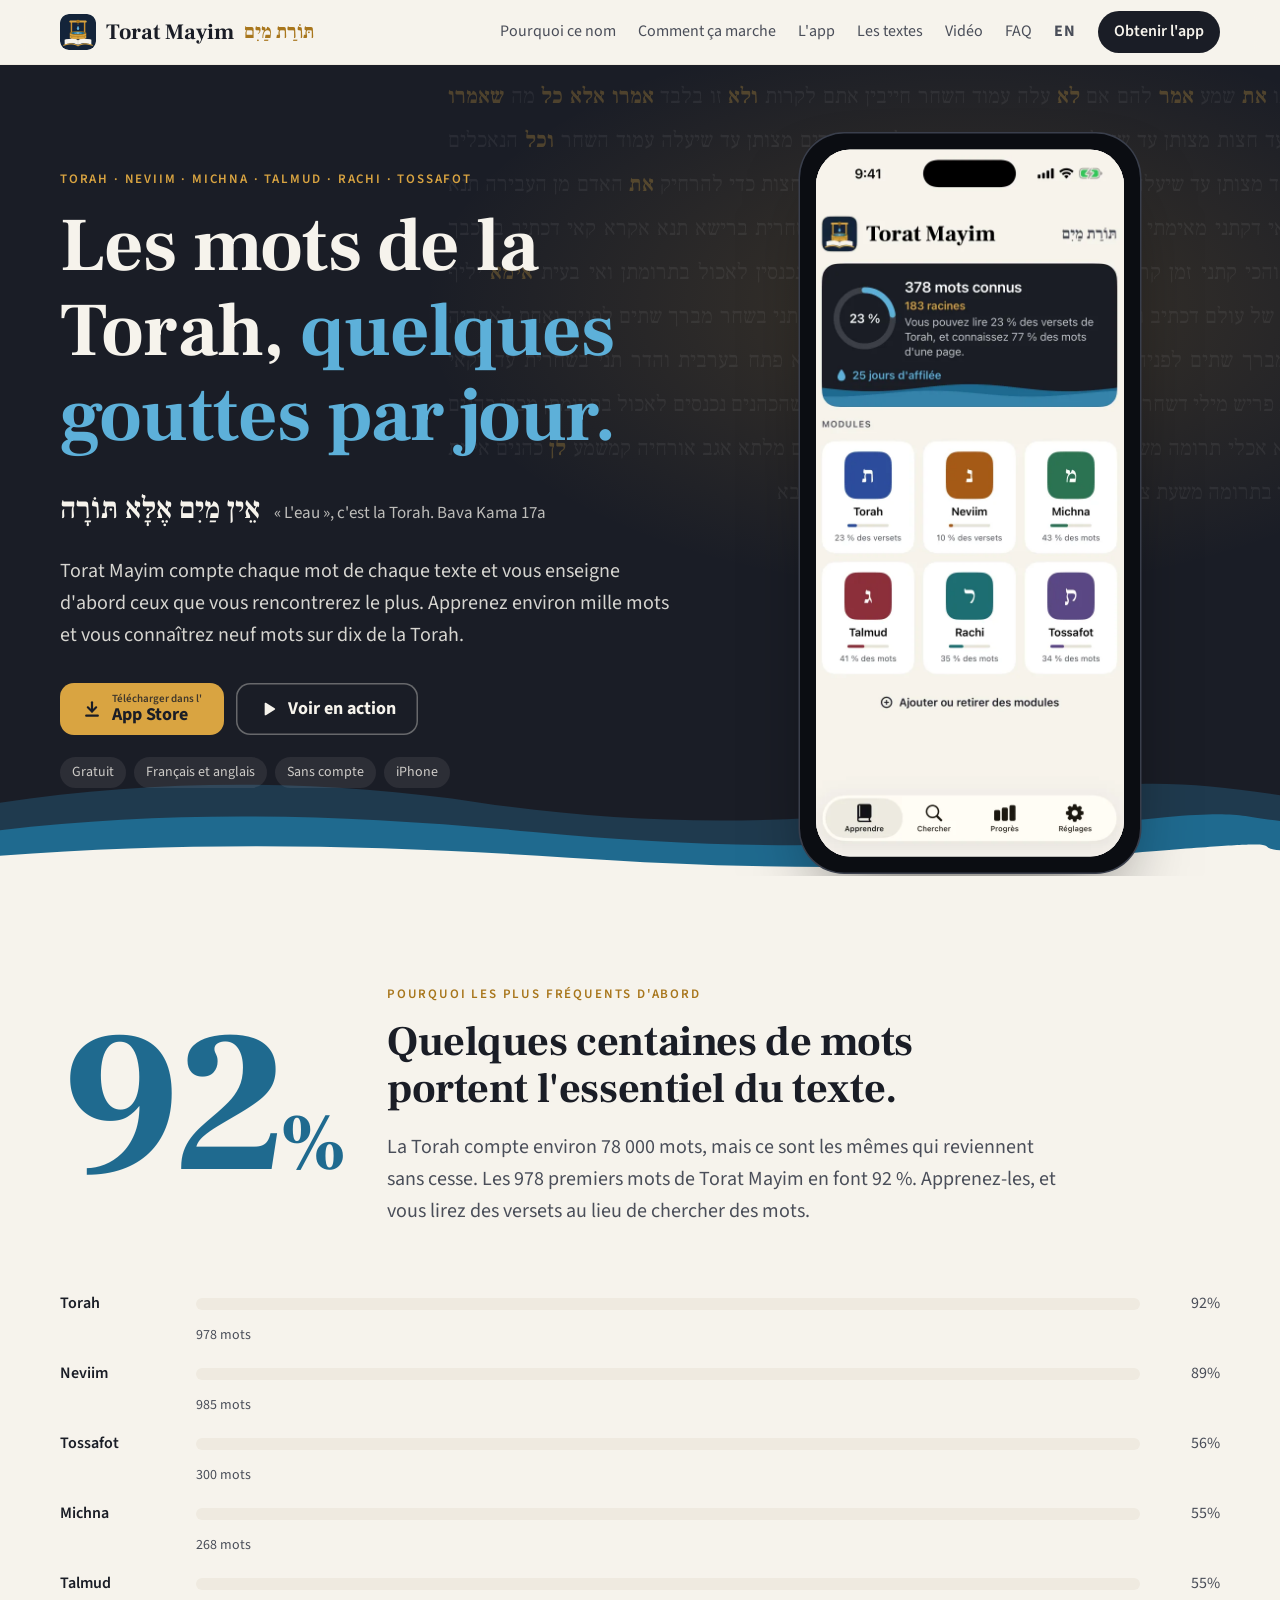
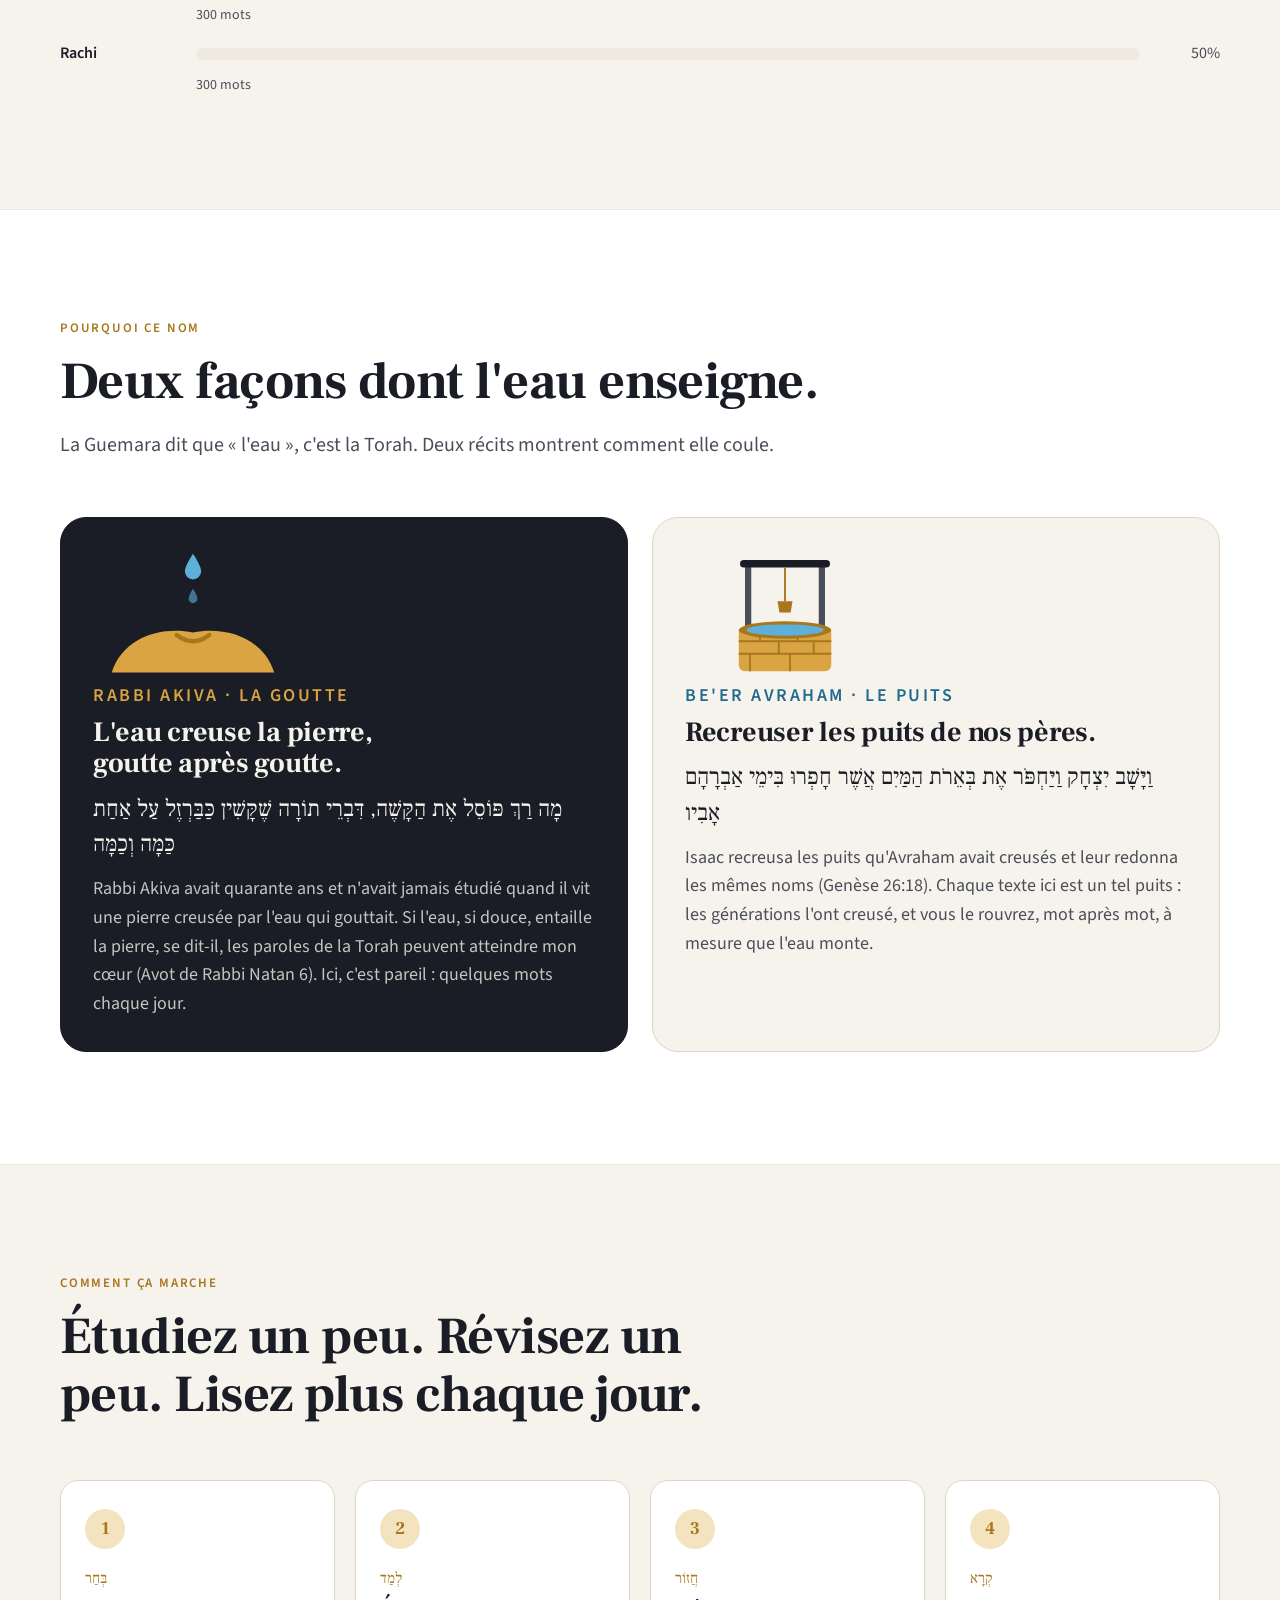
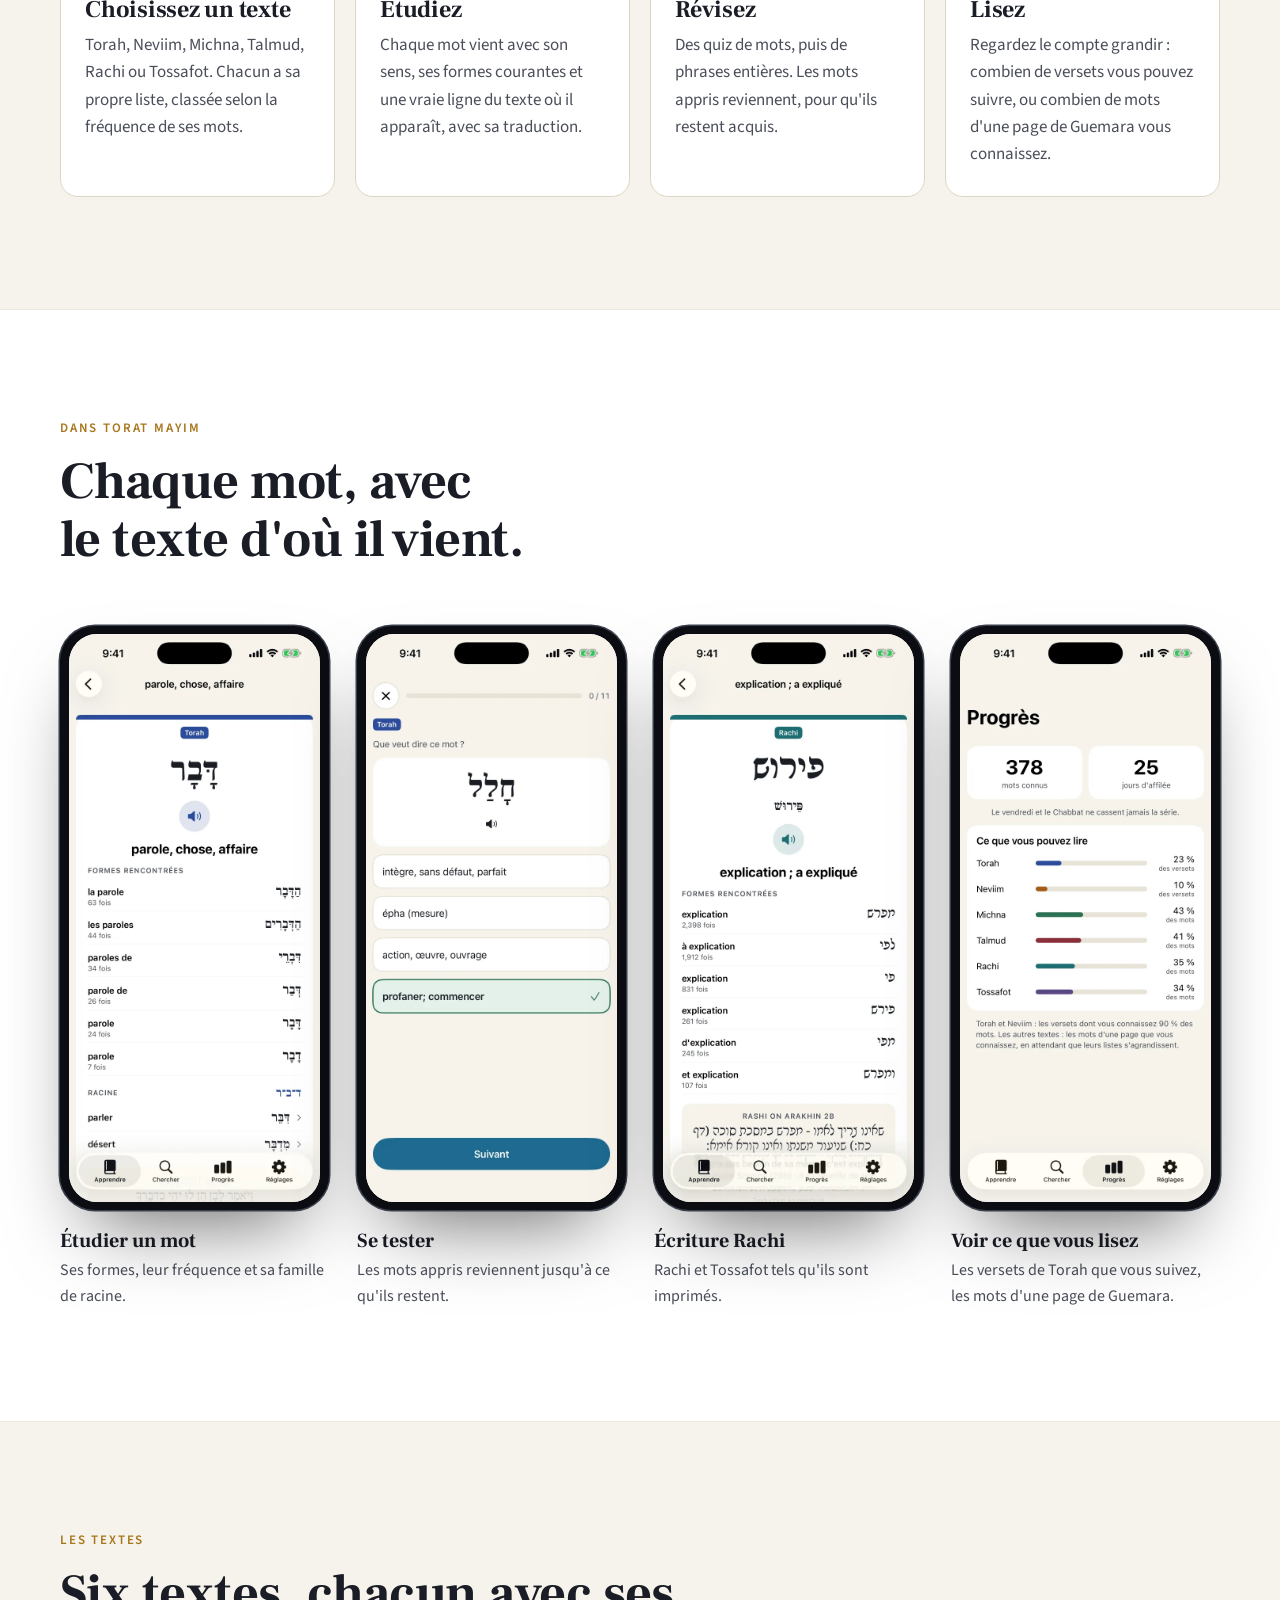
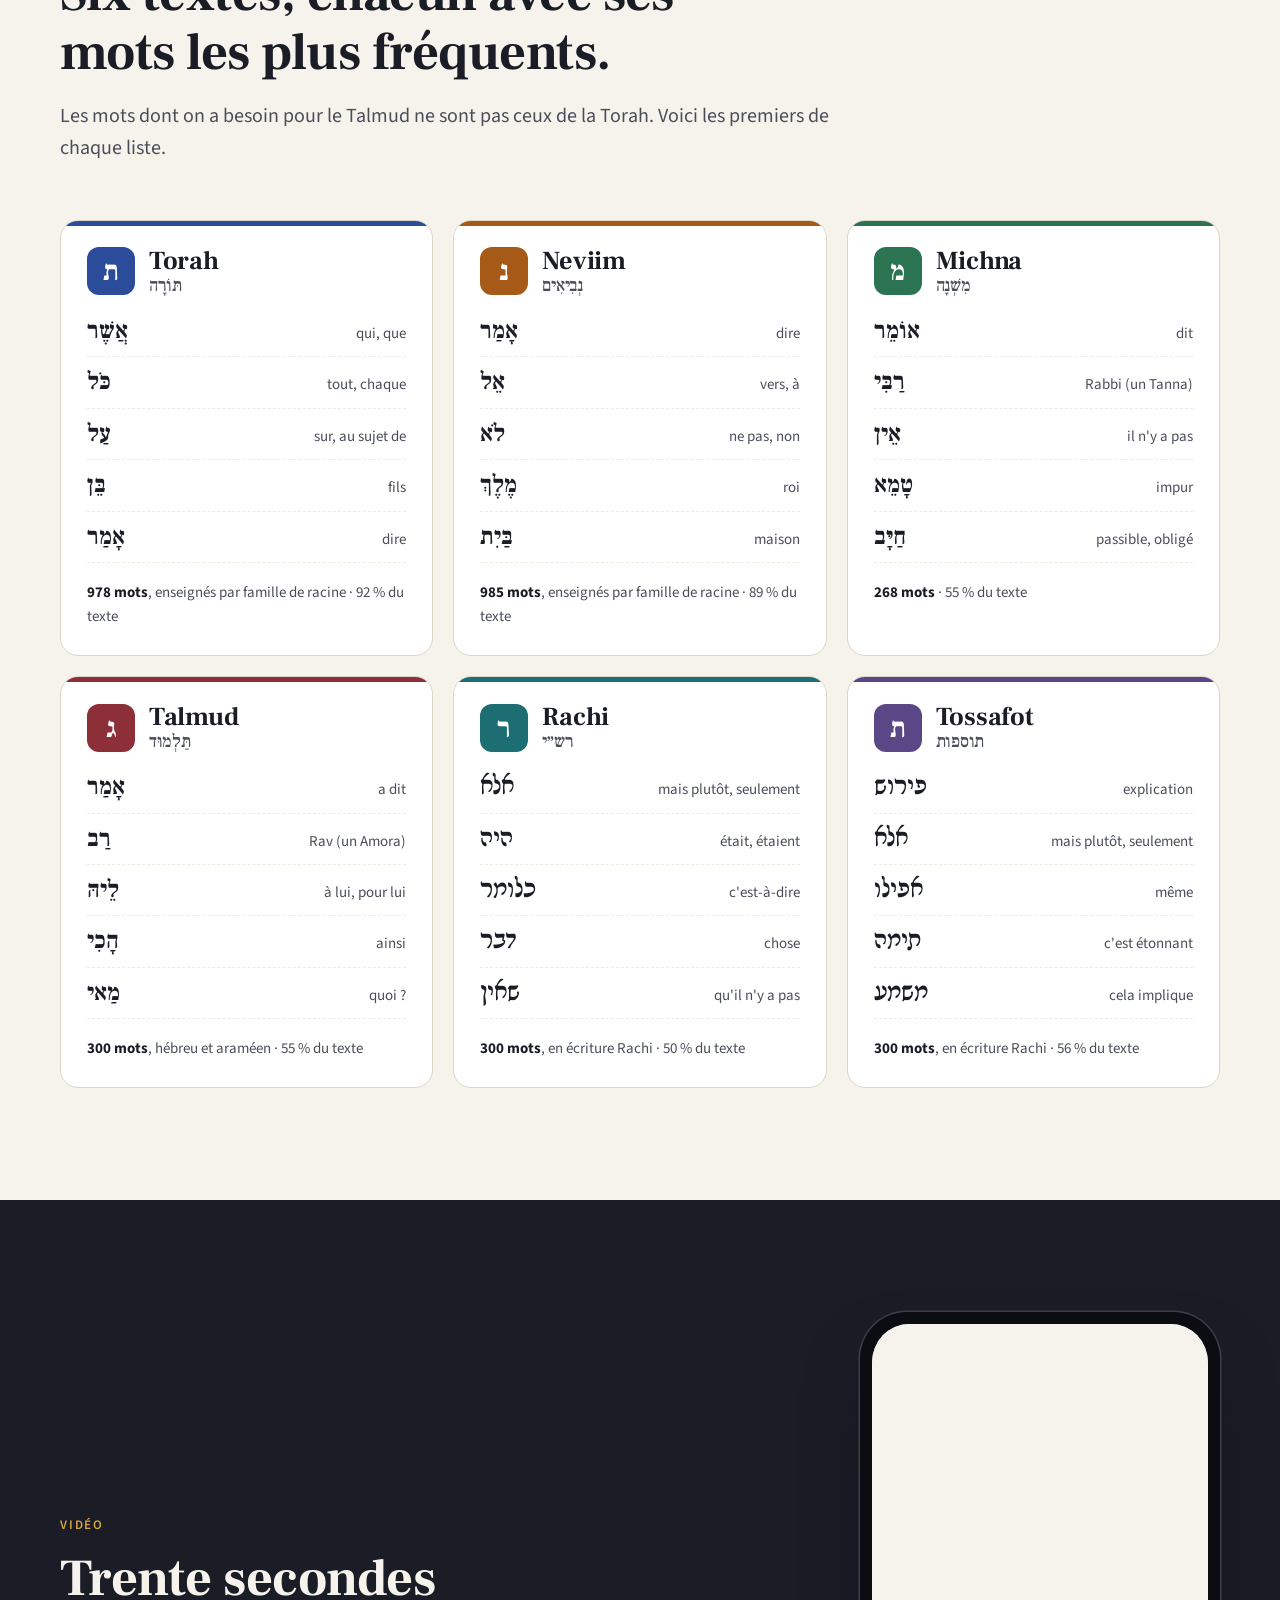
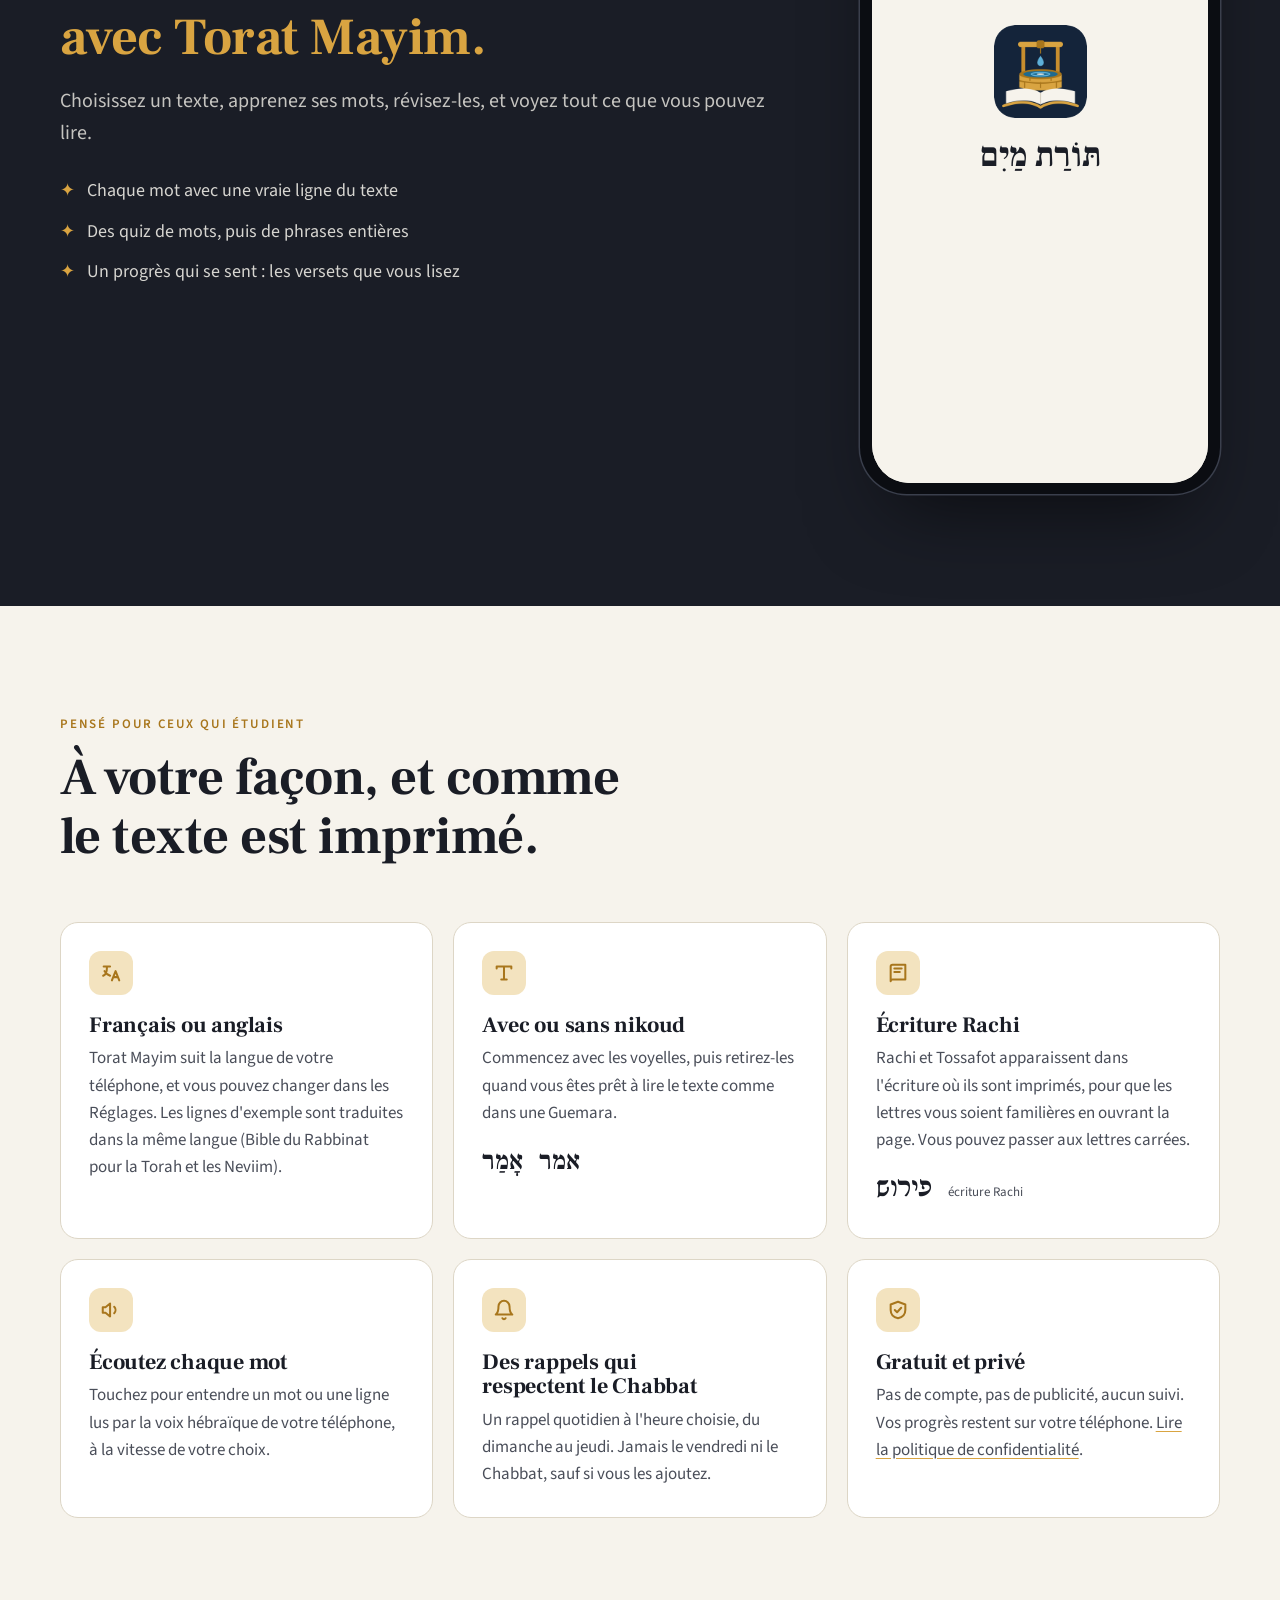
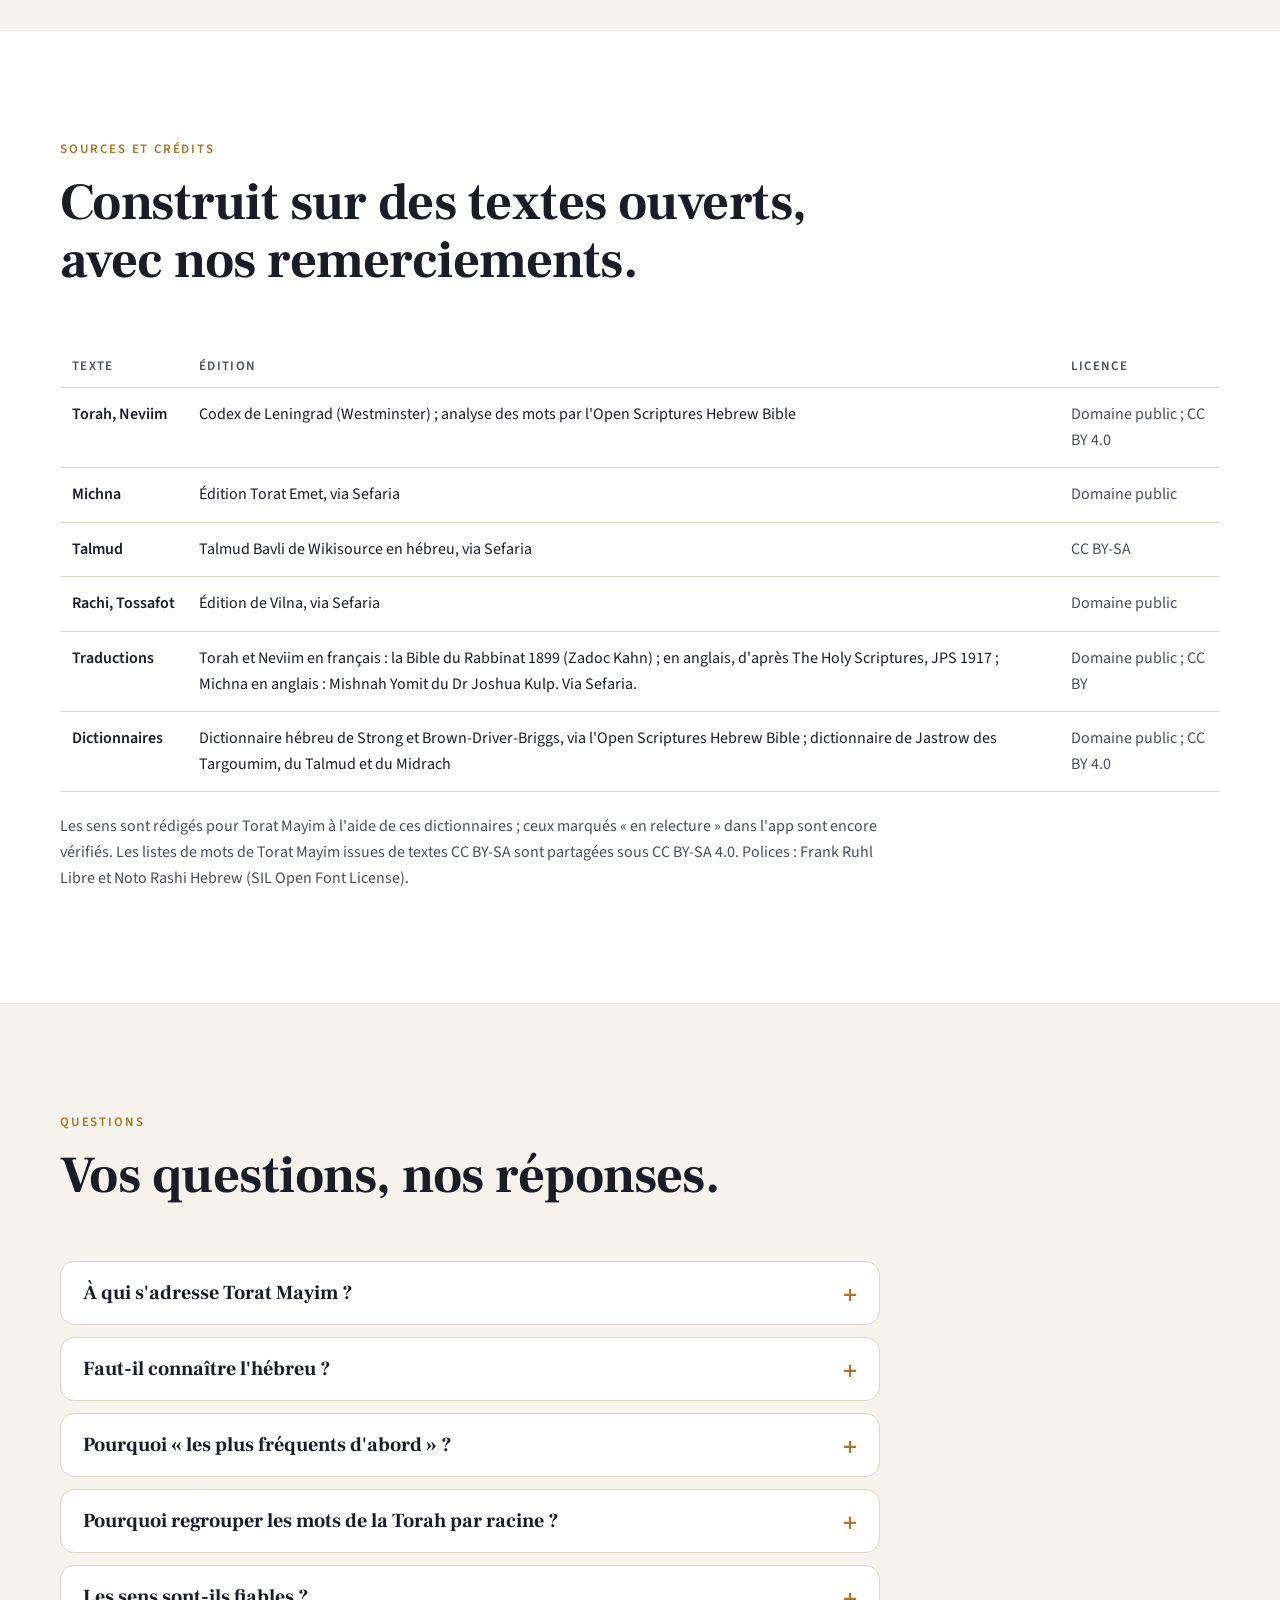
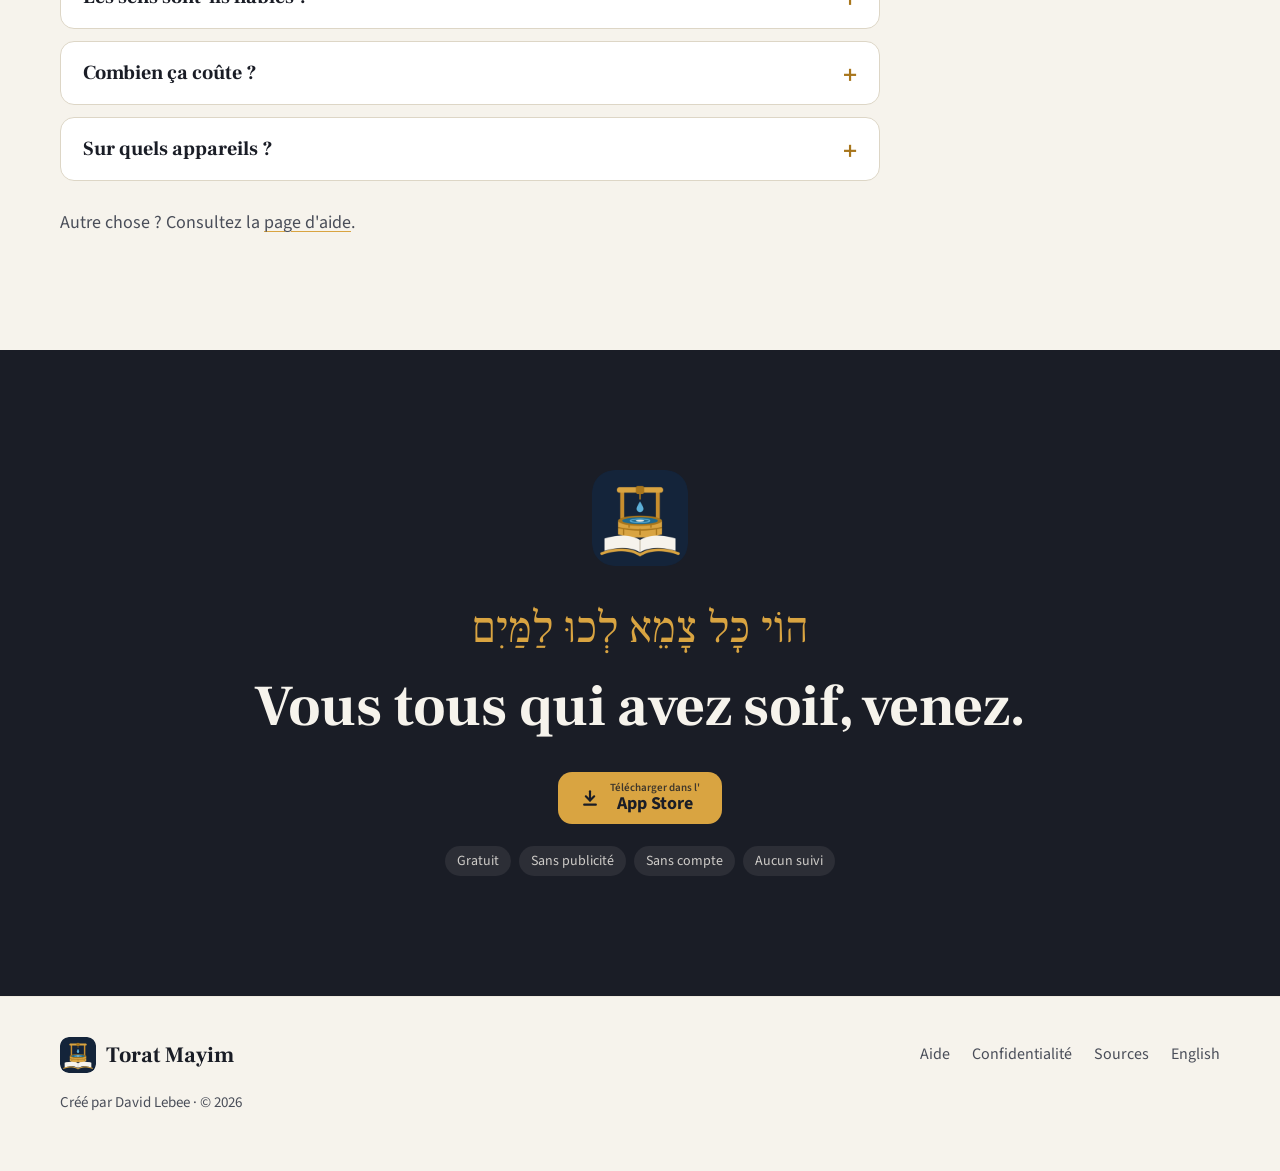
<file: fr/index.html>
<!doctype html>
<html lang="fr">
<head>
<meta charset="utf-8">
<meta name="viewport" content="width=device-width, initial-scale=1">
<title>Torat Mayim : les mots des sources</title>
<meta name="description" content="Torat Mayim enseigne les mots de la Torah, des Neviim, de la Michna, du Talmud, de Rachi et des Tossafot, les plus fréquents d'abord. Environ 1 000 mots font 92 % des mots de la Torah. Gratuit, en français et en anglais, sans compte. Créé par David Lebee.">
<meta name="theme-color" content="#14243A">
<meta property="og:type" content="website">
<meta property="og:title" content="Torat Mayim : les mots des sources">
<meta property="og:description" content="Apprenez les mots de la Torah et du Talmud, les plus fréquents d'abord.">
<meta property="og:url" content="https://toratmayim.com/fr/">
<meta property="og:locale" content="fr_FR">
<meta property="og:image" content="https://toratmayim.com/assets/og.jpg">
<meta name="twitter:card" content="summary_large_image">
<link rel="alternate" hreflang="en" href="https://toratmayim.com/">
<link rel="alternate" hreflang="fr" href="https://toratmayim.com/fr/">
<link rel="alternate" hreflang="x-default" href="https://toratmayim.com/">
<link rel="icon" href="../assets/favicon.png">
<link rel="apple-touch-icon" href="../assets/apple-touch-icon.png">
<link rel="preconnect" href="https://fonts.googleapis.com">
<link rel="preconnect" href="https://fonts.gstatic.com" crossorigin>
<link rel="stylesheet" href="https://fonts.googleapis.com/css2?family=Frank+Ruhl+Libre:wght@400;500;700;800&family=Noto+Rashi+Hebrew:wght@500;700&family=Source+Sans+3:wght@400;600;700&display=swap">
<link rel="stylesheet" href="../assets/site.css">
</head>
<body>
<header class="top">
  <div class="wrap top-inner">
    <a class="brand" href="./"><img src="../assets/icon-256.png" alt="" width="36" height="36"><span>Torat Mayim</span> <span class="he">תּוֹרַת מַיִם</span></a>
    <nav aria-label="Principal">
      <a class="wide" href="#name">Pourquoi ce nom</a>
      <a class="wide" href="#how">Comment ça marche</a>
      <a class="wide" href="#inside">L'app</a>
      <a class="wide" href="#texts">Les textes</a>
      <a class="wide" href="#watch">Vidéo</a>
      <a class="wide" href="#faq">FAQ</a>
      <a class="lang" href="../" hreflang="en" lang="en" data-lang="en">EN</a>
      <a class="pill" href="#get">Obtenir l'app</a>
    </nav>
  </div>
</header>

<main>
  <section class="hero">
    <!-- A page of Gemara (Berakhot 2a) behind the title; the most common words glow gold. -->
    <div class="folio" aria-hidden="true" data-speed="0.12">
      מאימתי קורין <b>את</b> שמע בערבין משעה שהכהנים נכנסים לאכול בתרומתן עד סוף האשמורה הראשונה דברי <b>רבי</b> אליעזר וחכמים <b>אומרים</b> עד חצות רבן גמליאל <b>אומר</b> עד שיעלה עמוד השחר מעשה ובאו בניו מבית המשתה <b>אמרו</b> <b>לו</b> <b>לא</b> קרינו <b>את</b> שמע <b>אמר</b> להם אם <b>לא</b> עלה עמוד השחר חייבין אתם לקרות <b>ולא</b> זו בלבד <b>אמרו</b> <b>אלא</b> <b>כל</b> מה <b>שאמרו</b> חכמים עד חצות מצותן עד שיעלה עמוד השחר הקטר חלבים ואברים מצותן עד שיעלה עמוד השחר <b>וכל</b> הנאכלים ליום אחד מצותן עד שיעלה עמוד השחר <b>אם</b> כן למה <b>אמרו</b> חכמים עד חצות כדי להרחיק <b>את</b> האדם מן העבירה תנא היכא קאי דקתני מאימתי ותו מאי שנא דתני בערבית ברישא לתני דשחרית ברישא תנא אקרא קאי דכתיב בשכבך ובקומך והכי קתני זמן קריאת שמע דשכיבה אימת משעה שהכהנים נכנסין לאכול בתרומתן ואי בעית <b>אימא</b> יליף מברייתו של עולם דכתיב ויהי ערב ויהי בקר יום אחד <b>אי</b> הכי סיפא דקתני בשחר מברך שתים לפניה ואחת לאחריה ובערב מברך שתים לפניה ושתים לאחריה לתני דערבית ברישא תנא פתח בערבית והדר תני בשחרית עד דקאי בשחרית פריש מילי דשחרית והדר פריש מילי דערבית <b>אמר</b> מר משעה שהכהנים נכנסים לאכול בתרומתן מכדי כהנים אימת קא אכלי תרומה משעת צאת הכוכבים לתני משעת צאת הכוכבים מלתא אגב אורחיה קמשמע <b>לן</b> כהנים אימת קא אכלי בתרומה משעת צאת הכוכבים והא קמשמע <b>לן</b> דכפרה <b>לא</b> מעכבא
    </div>
    <div class="wrap hero-grid">
      <div class="hero-copy">
        <p class="kicker">Torah · Neviim · Michna · Talmud · Rachi · Tossafot</p>
        <h1>Les mots de la Torah, <em>quelques gouttes par jour.</em></h1>
        <p class="word-def"><span class="he">אֵין מַיִם אֶלָּא תּוֹרָה</span><span>« L'eau », c'est la Torah. Bava Kama 17a</span></p>
        <p class="hero-lede">Torat Mayim compte chaque mot de chaque texte et vous enseigne d'abord ceux que vous rencontrerez le plus. Apprenez environ mille mots et vous connaîtrez neuf mots sur dix de la Torah.</p>
        <div class="cta" id="get">
          <a class="button" href="https://apps.apple.com/app/id6832461256">
            <svg viewBox="0 0 24 24" fill="none" stroke="currentColor" stroke-width="2.6" stroke-linecap="round" stroke-linejoin="round" aria-hidden="true"><path d="M12 4v11"/><path d="m7 10 5 5 5-5"/><path d="M5 20h14"/></svg>
            <span class="stack"><small>Télécharger dans l'</small>App Store</span>
          </a>
          <a class="button ghost" href="#watch">
            <svg viewBox="0 0 24 24" fill="currentColor" aria-hidden="true"><path d="M8 5.5v13a1 1 0 0 0 1.5.86l10.5-6.5a1 1 0 0 0 0-1.72L9.5 4.64A1 1 0 0 0 8 5.5Z"/></svg>
            Voir en action
          </a>
        </div>
        <p class="chips"><span class="chip">Gratuit</span><span class="chip">Français et anglais</span><span class="chip">Sans compte</span><span class="chip">iPhone</span></p>
      </div>
      <figure class="phone hero-phone" data-speed="-0.06">
        <div class="screen">
          <div class="placeholder"><img src="../assets/icon-256.png" alt=""><span class="he">תּוֹרַת מַיִם</span></div>
          <img src="../assets/shots-fr/home.webp" alt="L'écran d'accueil de Torat Mayim : six textes, et la part de leurs mots que vous connaissez" width="660" height="1434" onerror="this.remove()">
        </div>
      </figure>
    </div>
    <svg class="hero-waves" aria-hidden="true" viewBox="0 0 1440 120" preserveAspectRatio="none"><path d="M0 40 C180 14 360 14 540 40 S900 66 1080 40 S1320 14 1440 32 V120 H0 Z" fill="#1F3A4E"/><path d="M0 70 C200 48 380 52 600 72 S1000 92 1200 68 S1380 54 1440 60 V120 H0 Z" fill="#1F6A8F"/><path d="M0 98 C220 82 420 86 640 100 S1040 114 1260 96 S1400 88 1440 92 V120 H0 Z" fill="var(--page)"/></svg>
  </section>

  <!-- The idea, in one number. -->
  <section class="band" id="why">
    <div class="wrap">
      <div class="stat reveal">
        <p class="stat-num">92<small>%</small></p>
        <div>
          <p class="kicker" style="color: var(--gold-deep)">Pourquoi les plus fréquents d'abord</p>
          <h2>Quelques centaines de mots portent l'essentiel du texte.</h2>
          <p class="lede">La Torah compte environ 78 000 mots, mais ce sont les mêmes qui reviennent sans cesse. Les 978 premiers mots de Torat Mayim en font 92 %. Apprenez-les, et vous lirez des versets au lieu de chercher des mots.</p>
        </div>
      </div>
      <div class="bars reveal" role="list" aria-label="Part de chaque texte couverte par la liste de Torat Mayim">
        <div class="bar" role="listitem" style="--c: var(--torah); --v: 92.4"><span class="name">Torah</span><span class="track"><span class="fill"></span></span><span class="pct">92%</span><span class="sub">978 mots</span></div>
        <div class="bar" role="listitem" style="--c: var(--navi); --v: 88.8"><span class="name">Neviim</span><span class="track"><span class="fill"></span></span><span class="pct">89%</span><span class="sub">985 mots</span></div>
        <div class="bar" role="listitem" style="--c: var(--tosafot); --v: 55.5"><span class="name">Tossafot</span><span class="track"><span class="fill"></span></span><span class="pct">56%</span><span class="sub">300 mots</span></div>
        <div class="bar" role="listitem" style="--c: var(--mishna); --v: 54.7"><span class="name">Michna</span><span class="track"><span class="fill"></span></span><span class="pct">55%</span><span class="sub">268 mots</span></div>
        <div class="bar" role="listitem" style="--c: var(--talmud); --v: 54.6"><span class="name">Talmud</span><span class="track"><span class="fill"></span></span><span class="pct">55%</span><span class="sub">300 mots</span></div>
        <div class="bar" role="listitem" style="--c: var(--rashi); --v: 50.4"><span class="name">Rachi</span><span class="track"><span class="fill"></span></span><span class="pct">50%</span><span class="sub">300 mots</span></div>
      </div>
    </div>
  </section>


  <section class="band band-paper" id="name">
    <div class="wrap">
      <div class="section-head reveal">
        <p class="kicker">Pourquoi ce nom</p>
        <h2>Deux façons dont l'eau enseigne.</h2>
        <p class="lede">La Guemara dit que « l'eau », c'est la Torah. Deux récits montrent comment elle coule.</p>
      </div>
      <div class="stories">
        <article class="story dark reveal">
          <svg viewBox="0 0 320 200" role="img" aria-label="Des gouttes qui tombent sur une pierre et la creusent"><path d="M160 6 C160 6 147 25 147 34 a13 13 0 0 0 26 0 C173 25 160 6 160 6 Z" fill="#5DB0D9"/><path d="M160 62 C160 62 153 73 153 78 a7 7 0 0 0 14 0 C167 73 160 62 160 62 Z" fill="#5DB0D9" fill-opacity=".6"/><path d="M30 196 C48 140 108 122 160 132 C212 122 272 140 290 196 Z" fill="#D9A441"/><path d="M134 136 Q160 156 186 136" stroke="#A8761C" stroke-width="7" fill="none" stroke-linecap="round"/></svg>
          <p class="kicker">Rabbi Akiva · la goutte</p>
          <h3>L'eau creuse la pierre, goutte après goutte.</h3>
          <p class="he quote">מָה רַךְ פּוֹסֵל אֶת הַקָּשֶׁה, דִּבְרֵי תוֹרָה שֶׁקָּשִׁין כַּבַּרְזֶל עַל אַחַת כַּמָּה וְכַמָּה</p>
          <p>Rabbi Akiva avait quarante ans et n'avait jamais étudié quand il vit une pierre creusée par l'eau qui gouttait. Si l'eau, si douce, entaille la pierre, se dit-il, les paroles de la Torah peuvent atteindre mon cœur (Avot de Rabbi Natan 6). Ici, c'est pareil : quelques mots chaque jour.</p>
        </article>
        <article class="story reveal">
          <svg viewBox="0 0 320 200" role="img" aria-label="Un puits de pierre avec sa corde et son seau, plein d'eau"><rect x="96" y="22" width="10" height="110" rx="4" fill="#4A4E59"/><rect x="214" y="22" width="10" height="110" rx="4" fill="#4A4E59"/><rect x="88" y="16" width="144" height="12" rx="6" fill="#1A1D26"/><path d="M160 28 V82" stroke="#A8761C" stroke-width="3"/><path d="M148 82 h24 l-3 18 h-18 Z" fill="#A8761C"/><path d="M86 128 h148 v56 a10 10 0 0 1 -10 10 h-128 a10 10 0 0 1 -10 -10 Z" fill="#D9A441"/><path d="M86 146h148M86 166h148M120 128v18M180 128v18M150 146v20M206 146v20M104 166v28M168 166v28" stroke="#A8761C" stroke-width="3"/><ellipse cx="160" cy="128" rx="74" ry="14" fill="#A8761C"/><ellipse cx="160" cy="128" rx="62" ry="9" fill="#5DB0D9"/></svg>
          <p class="kicker">Be'er Avraham · le puits</p>
          <h3>Recreuser les puits de nos pères.</h3>
          <p class="he quote">וַיָּשָׁב יִצְחָק וַיַּחְפֹּר אֶת בְּאֵרֹת הַמַּיִם אֲשֶׁר חָפְרוּ בִּימֵי אַבְרָהָם אָבִיו</p>
          <p>Isaac recreusa les puits qu'Avraham avait creusés et leur redonna les mêmes noms (Genèse 26:18). Chaque texte ici est un tel puits : les générations l'ont creusé, et vous le rouvrez, mot après mot, à mesure que l'eau monte.</p>
        </article>
      </div>
    </div>
  </section>

  <section class="band" id="how">
    <div class="wrap">
      <div class="section-head reveal">
        <p class="kicker">Comment ça marche</p>
        <h2>Étudiez un peu. Révisez un peu. Lisez plus chaque jour.</h2>
      </div>
      <ol class="steps">
        <li class="step reveal"><span class="he">בְּחַר</span><h3>Choisissez un texte</h3><p>Torah, Neviim, Michna, Talmud, Rachi ou Tossafot. Chacun a sa propre liste, classée selon la fréquence de ses mots.</p></li>
        <li class="step reveal"><span class="he">לְמַד</span><h3>Étudiez</h3><p>Chaque mot vient avec son sens, ses formes courantes et une vraie ligne du texte où il apparaît, avec sa traduction.</p></li>
        <li class="step reveal"><span class="he">חֲזוֹר</span><h3>Révisez</h3><p>Des quiz de mots, puis de phrases entières. Les mots appris reviennent, pour qu'ils restent acquis.</p></li>
        <li class="step reveal"><span class="he">קְרָא</span><h3>Lisez</h3><p>Regardez le compte grandir : combien de versets vous pouvez suivre, ou combien de mots d'une page de Guemara vous connaissez.</p></li>
      </ol>
    </div>
  </section>


  <section class="band band-paper" id="inside">
    <div class="wrap">
      <div class="section-head reveal">
        <p class="kicker">Dans Torat Mayim</p>
        <h2>Chaque mot, avec le texte d'où il vient.</h2>
      </div>
      <ul class="gallery">
        <li class="reveal"><figure class="phone"><div class="screen"><img src="../assets/shots-fr/word.webp" alt="Le mot davar : son sens, ses formes dans la Torah et leur fréquence, et sa famille de racine" width="660" height="1434" loading="lazy"></div></figure><p><b>Étudier un mot</b> Ses formes, leur fréquence et sa famille de racine.</p></li>
        <li class="reveal"><figure class="phone"><div class="screen"><img src="../assets/shots-fr/quiz.webp" alt="Un quiz : choisir le sens d'un mot hébreu parmi quatre" width="660" height="1434" loading="lazy"></div></figure><p><b>Se tester</b> Les mots appris reviennent jusqu'à ce qu'ils restent.</p></li>
        <li class="reveal"><figure class="phone"><div class="screen"><img src="../assets/shots-fr/rashi.webp" alt="Un mot de Rachi en écriture Rachi, avec une ligne de son commentaire" width="660" height="1434" loading="lazy"></div></figure><p><b>Écriture Rachi</b> Rachi et Tossafot tels qu'ils sont imprimés.</p></li>
        <li class="reveal"><figure class="phone"><div class="screen"><img src="../assets/shots-fr/progress.webp" alt="Progrès : mots connus, série de jours, et part de chaque texte que vous pouvez lire" width="660" height="1434" loading="lazy"></div></figure><p><b>Voir ce que vous lisez</b> Les versets de Torah que vous suivez, les mots d'une page de Guemara.</p></li>
      </ul>
    </div>
  </section>

  <section class="band" id="texts">
    <div class="wrap">
      <div class="section-head reveal">
        <p class="kicker">Les textes</p>
        <h2>Six textes, chacun avec ses mots les plus fréquents.</h2>
        <p class="lede">Les mots dont on a besoin pour le Talmud ne sont pas ceux de la Torah. Voici les premiers de chaque liste.</p>
      </div>
      <ul class="modules">
        <li class="module reveal" style="--c: var(--torah)">
          <header><span class="tile he">ת</span><h3>Torah <span class="he">תּוֹרָה</span></h3></header>
          <ul class="words"><li><span class="he">אֲשֶׁר</span><span class="en">qui, que</span></li><li><span class="he">כֹּל</span><span class="en">tout, chaque</span></li><li><span class="he">עַל</span><span class="en">sur, au sujet de</span></li><li><span class="he">בֵּן</span><span class="en">fils</span></li><li><span class="he">אָמַר</span><span class="en">dire</span></li></ul>
          <p class="meta"><b>978 mots</b>, enseignés par famille de racine · 92 % du texte</p>
        </li>
        <li class="module reveal" style="--c: var(--navi)">
          <header><span class="tile he">נ</span><h3>Neviim <span class="he">נְבִיאִים</span></h3></header>
          <ul class="words"><li><span class="he">אָמַר</span><span class="en">dire</span></li><li><span class="he">אֵל</span><span class="en">vers, à</span></li><li><span class="he">לֹא</span><span class="en">ne pas, non</span></li><li><span class="he">מֶלֶךְ</span><span class="en">roi</span></li><li><span class="he">בַּיִת</span><span class="en">maison</span></li></ul>
          <p class="meta"><b>985 mots</b>, enseignés par famille de racine · 89 % du texte</p>
        </li>
        <li class="module reveal" style="--c: var(--mishna)">
          <header><span class="tile he">מ</span><h3>Michna <span class="he">מִשְׁנָה</span></h3></header>
          <ul class="words"><li><span class="he">אוֹמֵר</span><span class="en">dit</span></li><li><span class="he">רַבִּי</span><span class="en">Rabbi (un Tanna)</span></li><li><span class="he">אֵין</span><span class="en">il n'y a pas</span></li><li><span class="he">טָמֵא</span><span class="en">impur</span></li><li><span class="he">חַיָּב</span><span class="en">passible, obligé</span></li></ul>
          <p class="meta"><b>268 mots</b> · 55 % du texte</p>
        </li>
        <li class="module reveal" style="--c: var(--talmud)">
          <header><span class="tile he">ג</span><h3>Talmud <span class="he">תַּלְמוּד</span></h3></header>
          <ul class="words"><li><span class="he">אָמַר</span><span class="en">a dit</span></li><li><span class="he">רַב</span><span class="en">Rav (un Amora)</span></li><li><span class="he">לֵיהּ</span><span class="en">à lui, pour lui</span></li><li><span class="he">הָכִי</span><span class="en">ainsi</span></li><li><span class="he">מַאי</span><span class="en">quoi ?</span></li></ul>
          <p class="meta"><b>300 mots</b>, hébreu et araméen · 55 % du texte</p>
        </li>
        <li class="module reveal" style="--c: var(--rashi)">
          <header><span class="tile he">ר</span><h3>Rachi <span class="he">רש״י</span></h3></header>
          <ul class="words"><li><span class="he rashi-script">אלא</span><span class="en">mais plutôt, seulement</span></li><li><span class="he rashi-script">היה</span><span class="en">était, étaient</span></li><li><span class="he rashi-script">כלומר</span><span class="en">c'est-à-dire</span></li><li><span class="he rashi-script">דבר</span><span class="en">chose</span></li><li><span class="he rashi-script">שאין</span><span class="en">qu'il n'y a pas</span></li></ul>
          <p class="meta"><b>300 mots</b>, en écriture Rachi · 50 % du texte</p>
        </li>
        <li class="module reveal" style="--c: var(--tosafot)">
          <header><span class="tile he">ת</span><h3>Tossafot <span class="he">תוספות</span></h3></header>
          <ul class="words"><li><span class="he rashi-script">פירוש</span><span class="en">explication</span></li><li><span class="he rashi-script">אלא</span><span class="en">mais plutôt, seulement</span></li><li><span class="he rashi-script">אפילו</span><span class="en">même</span></li><li><span class="he rashi-script">תימה</span><span class="en">c'est étonnant</span></li><li><span class="he rashi-script">משמע</span><span class="en">cela implique</span></li></ul>
          <p class="meta"><b>300 mots</b>, en écriture Rachi · 56 % du texte</p>
        </li>
      </ul>
    </div>
  </section>

  <section class="band band-night" id="watch">
    <div class="wrap reel">
      <div class="reel-copy reveal">
        <p class="kicker">Vidéo</p>
        <h2>Trente secondes <em>avec Torat Mayim.</em></h2>
        <p class="lede">Choisissez un texte, apprenez ses mots, révisez-les, et voyez tout ce que vous pouvez lire.</p>
        <ul class="reel-list">
          <li>Chaque mot avec une vraie ligne du texte</li>
          <li>Des quiz de mots, puis de phrases entières</li>
          <li>Un progrès qui se sent : les versets que vous lisez</li>
        </ul>
      </div>
      <div class="reel-stage">
        <figure class="phone" data-speed="-0.06">
          <div class="screen">
            <div class="placeholder"><img src="../assets/icon-256.png" alt=""><span class="he">תּוֹרַת מַיִם</span></div>
            <video muted autoplay loop playsinline preload="metadata" poster="../assets/torat-mayim-reel-poster.jpg" aria-label="Vidéo de Torat Mayim : étudier et réviser des mots de la Torah et du Talmud">
              <source src="../assets/torat-mayim-reel.mp4" type="video/mp4" onerror="this.parentNode.classList.add('gone')">
            </video>
          </div>
        </figure>
      </div>
    </div>
  </section>

  <section class="band" id="features">
    <div class="wrap">
      <div class="section-head reveal">
        <p class="kicker">Pensé pour ceux qui étudient</p>
        <h2>À votre façon, et comme le texte est imprimé.</h2>
      </div>
      <ul class="features">
        <li class="feature reveal">
          <span class="ico" aria-hidden="true"><svg viewBox="0 0 24 24" fill="none" stroke="currentColor" stroke-width="2.2" stroke-linecap="round" stroke-linejoin="round"><path d="M4 5h7M7.5 5v2c0 4-2 7-4 8M5 10c1.5 2.5 3.5 4 6 5"/><path d="m13 20 4-10 4 10M14.5 16.5h5"/></svg></span>
          <h3>Français ou anglais</h3>
          <p>Torat Mayim suit la langue de votre téléphone, et vous pouvez changer dans les Réglages. Les lignes d'exemple sont traduites dans la même langue (Bible du Rabbinat pour la Torah et les Neviim).</p>
        </li>
        <li class="feature reveal">
          <span class="ico" aria-hidden="true"><svg viewBox="0 0 24 24" fill="none" stroke="currentColor" stroke-width="2.2" stroke-linecap="round" stroke-linejoin="round"><path d="M4 7V5h16v2M9 19h6M12 5v14"/></svg></span>
          <h3>Avec ou sans nikoud</h3>
          <p>Commencez avec les voyelles, puis retirez-les quand vous êtes prêt à lire le texte comme dans une Guemara.</p>
          <div class="demo" aria-hidden="true"><span class="he">אָמַר</span><span class="he">אמר</span></div>
        </li>
        <li class="feature reveal">
          <span class="ico" aria-hidden="true"><svg viewBox="0 0 24 24" fill="none" stroke="currentColor" stroke-width="2.2" stroke-linecap="round" stroke-linejoin="round"><path d="M4 19.5V5a2 2 0 0 1 2-2h14v16H6a2 2 0 0 0-2 2Z"/><path d="M8 7h8M8 11h6"/></svg></span>
          <h3>Écriture Rachi</h3>
          <p>Rachi et Tossafot apparaissent dans l'écriture où ils sont imprimés, pour que les lettres vous soient familières en ouvrant la page. Vous pouvez passer aux lettres carrées.</p>
          <div class="demo" aria-hidden="true"><span class="rashi-script he">פירוש</span><small>écriture Rachi</small></div>
        </li>
        <li class="feature reveal">
          <span class="ico" aria-hidden="true"><svg viewBox="0 0 24 24" fill="none" stroke="currentColor" stroke-width="2.2" stroke-linecap="round" stroke-linejoin="round"><path d="M11 5 6 9H3v6h3l5 4V5Z"/><path d="M15.5 8.5a5 5 0 0 1 0 7"/></svg></span>
          <h3>Écoutez chaque mot</h3>
          <p>Touchez pour entendre un mot ou une ligne lus par la voix hébraïque de votre téléphone, à la vitesse de votre choix.</p>
        </li>
        <li class="feature reveal">
          <span class="ico" aria-hidden="true"><svg viewBox="0 0 24 24" fill="none" stroke="currentColor" stroke-width="2.2" stroke-linecap="round" stroke-linejoin="round"><path d="M6 8a6 6 0 0 1 12 0c0 7 3 9 3 9H3s3-2 3-9"/><path d="M10.3 21a1.94 1.94 0 0 0 3.4 0"/></svg></span>
          <h3>Des rappels qui respectent le Chabbat</h3>
          <p>Un rappel quotidien à l'heure choisie, du dimanche au jeudi. Jamais le vendredi ni le Chabbat, sauf si vous les ajoutez.</p>
        </li>
        <li class="feature reveal">
          <span class="ico" aria-hidden="true"><svg viewBox="0 0 24 24" fill="none" stroke="currentColor" stroke-width="2.2" stroke-linecap="round" stroke-linejoin="round"><path d="M12 3 4 6v6c0 5 3.5 8 8 9 4.5-1 8-4 8-9V6l-8-3Z"/><path d="m8.5 12 2.5 2.5 4.5-5"/></svg></span>
          <h3>Gratuit et privé</h3>
          <p>Pas de compte, pas de publicité, aucun suivi. Vos progrès restent sur votre téléphone. <a href="privacy/">Lire la politique de confidentialité</a>.</p>
        </li>
      </ul>
    </div>
  </section>

  <section class="band band-paper" id="sources">
    <div class="wrap">
      <div class="section-head reveal">
        <p class="kicker">Sources et crédits</p>
        <h2>Construit sur des textes ouverts, avec nos remerciements.</h2>
      </div>
      <table class="sources reveal">
        <thead><tr><th>Texte</th><th>Édition</th><th>Licence</th></tr></thead>
        <tbody>
          <tr><td>Torah, Neviim</td><td>Codex de Leningrad (Westminster) ; analyse des mots par l'Open Scriptures Hebrew Bible</td><td>Domaine public ; CC BY 4.0</td></tr>
          <tr><td>Michna</td><td>Édition Torat Emet, via Sefaria</td><td>Domaine public</td></tr>
          <tr><td>Talmud</td><td>Talmud Bavli de Wikisource en hébreu, via Sefaria</td><td>CC BY-SA</td></tr>
          <tr><td>Rachi, Tossafot</td><td>Édition de Vilna, via Sefaria</td><td>Domaine public</td></tr>
          <tr><td>Traductions</td><td>Torah et Neviim en français : la Bible du Rabbinat 1899 (Zadoc Kahn) ; en anglais, d'après The Holy Scriptures, JPS 1917 ; Michna en anglais : Mishnah Yomit du Dr Joshua Kulp. Via Sefaria.</td><td>Domaine public ; CC BY</td></tr>
          <tr><td>Dictionnaires</td><td>Dictionnaire hébreu de Strong et Brown-Driver-Briggs, via l'Open Scriptures Hebrew Bible ; dictionnaire de Jastrow des Targoumim, du Talmud et du Midrach</td><td>Domaine public ; CC BY 4.0</td></tr>
        </tbody>
      </table>
      <p class="sources-note reveal">Les sens sont rédigés pour Torat Mayim à l'aide de ces dictionnaires ; ceux marqués « en relecture » dans l'app sont encore vérifiés. Les listes de mots de Torat Mayim issues de textes CC BY-SA sont partagées sous CC BY-SA 4.0. Polices : Frank Ruhl Libre et Noto Rashi Hebrew (SIL Open Font License).</p>
    </div>
  </section>

  <section class="band" id="faq">
    <div class="wrap">
      <div class="section-head reveal">
        <p class="kicker">Questions</p>
        <h2>Vos questions, nos réponses.</h2>
      </div>
      <div class="faq">
        <details><summary>À qui s'adresse Torat Mayim ?</summary><div class="answer"><p>À tous ceux qui savent déchiffrer les lettres hébraïques et veulent comprendre ce qu'ils lisent : à la synagogue, en préparant la paracha, en commençant la Michna ou en ouvrant une Guemara pour la première fois. Si vous étudiez déjà, c'est un moyen rapide de combler les mots que vous sautez.</p></div></details>
        <details><summary>Faut-il connaître l'hébreu ?</summary><div class="answer"><p>Il faut savoir lire les lettres. Torat Mayim enseigne le sens. Le nikoud est affiché par défaut, et chaque ligne d'exemple est traduite.</p></div></details>
        <details><summary>Pourquoi « les plus fréquents d'abord » ?</summary><div class="answer"><p>Un petit ensemble de mots forme l'essentiel de tout texte. Les apprendre d'abord, c'est voir chaque heure d'étude porter ses fruits dès que vous rouvrez le texte. Dans la Torah, les 978 premiers mots de Torat Mayim couvrent 92 % de ce que vous lirez.</p></div></details>
        <details><summary>Pourquoi regrouper les mots de la Torah par racine ?</summary><div class="answer"><p>L'hébreu construit ses mots à partir de racines de trois lettres. Apprendre אָמַר avec sa famille de formes retient mieux que de rencontrer chaque forme séparément.</p></div></details>
        <details><summary>Les sens sont-ils fiables ?</summary><div class="answer"><p>Ils sont rédigés pour les apprenants, à l'aide de Strong, Brown-Driver-Briggs et Jastrow. Les sens et traductions encore vérifiés sont marqués « en relecture » dans l'app. Une erreur ? Dites-le-nous sur la <a href="support/">page d'aide</a>.</p></div></details>
        <details><summary>Combien ça coûte ?</summary><div class="answer"><p>Torat Mayim est gratuit, sans publicité, sans compte et sans achat intégré.</p></div></details>
        <details><summary>Sur quels appareils ?</summary><div class="answer"><p>Torat Mayim est sur l'App Store pour iPhone. Android arrive bientôt.</p></div></details>
      </div>
      <p class="faq-more">Autre chose ? Consultez la <a href="support/">page d'aide</a>.</p>
    </div>
  </section>

  <section class="outro">
    <div class="wrap reveal">
      <img class="mark" src="../assets/icon-256.png" alt="L'icône de Torat Mayim : un puits sur un livre ouvert, une goutte qui y tombe" width="96" height="96">
      <span class="he">הוֹי כָּל צָמֵא לְכוּ לַמַּיִם</span>
      <h2>Vous tous qui avez soif, venez.</h2>
      <div class="cta">
        <a class="button" href="https://apps.apple.com/app/id6832461256">
          <svg viewBox="0 0 24 24" fill="none" stroke="currentColor" stroke-width="2.6" stroke-linecap="round" stroke-linejoin="round" aria-hidden="true"><path d="M12 4v11"/><path d="m7 10 5 5 5-5"/><path d="M5 20h14"/></svg>
          <span class="stack"><small>Télécharger dans l'</small>App Store</span>
        </a>
      </div>
      <p class="chips"><span class="chip">Gratuit</span><span class="chip">Sans publicité</span><span class="chip">Sans compte</span><span class="chip">Aucun suivi</span></p>
    </div>
  </section>
</main>

<footer class="foot">
  <div class="wrap">
    <a class="brand" href="./"><img src="../assets/icon-256.png" alt="" width="36" height="36"><span>Torat Mayim</span></a>
    <nav aria-label="Pied de page"><a href="support/">Aide</a><a href="privacy/">Confidentialité</a><a href="#sources">Sources</a><a href="../" hreflang="en" lang="en" data-lang="en">English</a></nav>
    <p class="credit">Créé par David Lebee · © 2026</p>
  </div>
</footer>

<script>
  // Remember the reader chose French, so the English page stops redirecting them.
  document.querySelectorAll("[data-lang]").forEach(a => a.addEventListener("click", () => { try { localStorage.setItem("lang", a.dataset.lang); } catch (e) {} }));
  // Reveals fade up as they scroll into view; [data-speed] elements drift a little
  // with scroll. Both stay off, and the reel stops autoplaying, for reduced motion.
  (() => {
    const still = matchMedia("(prefers-reduced-motion: reduce)").matches;
    const reveals = [...document.querySelectorAll(".reveal")];
    if (still) {
      reveals.forEach(el => el.classList.add("shown"));
      document.querySelectorAll("video[autoplay]").forEach(v => { v.removeAttribute("autoplay"); v.pause(); v.controls = true; });
      return;
    }
    const movers = [...document.querySelectorAll("[data-speed]")];
    let queued = false;
    const move = () => {
      queued = false;
      const mid = innerHeight / 2;
      for (const el of reveals) {
        if (!el.classList.contains("shown") && el.getBoundingClientRect().top < innerHeight * 0.9) el.classList.add("shown");
      }
      for (const el of movers) {
        const box = el.parentElement.getBoundingClientRect();
        if (box.bottom < -200 || box.top > innerHeight + 200) continue;
        el.style.setProperty("--py", ((box.top + box.height / 2 - mid) * parseFloat(el.dataset.speed)).toFixed(1) + "px");
      }
    };
    addEventListener("scroll", () => { if (!queued) { queued = true; requestAnimationFrame(move); } }, { passive: true });
    addEventListener("resize", move);
    move();
  })();
</script>
</body>
</html>
</file>
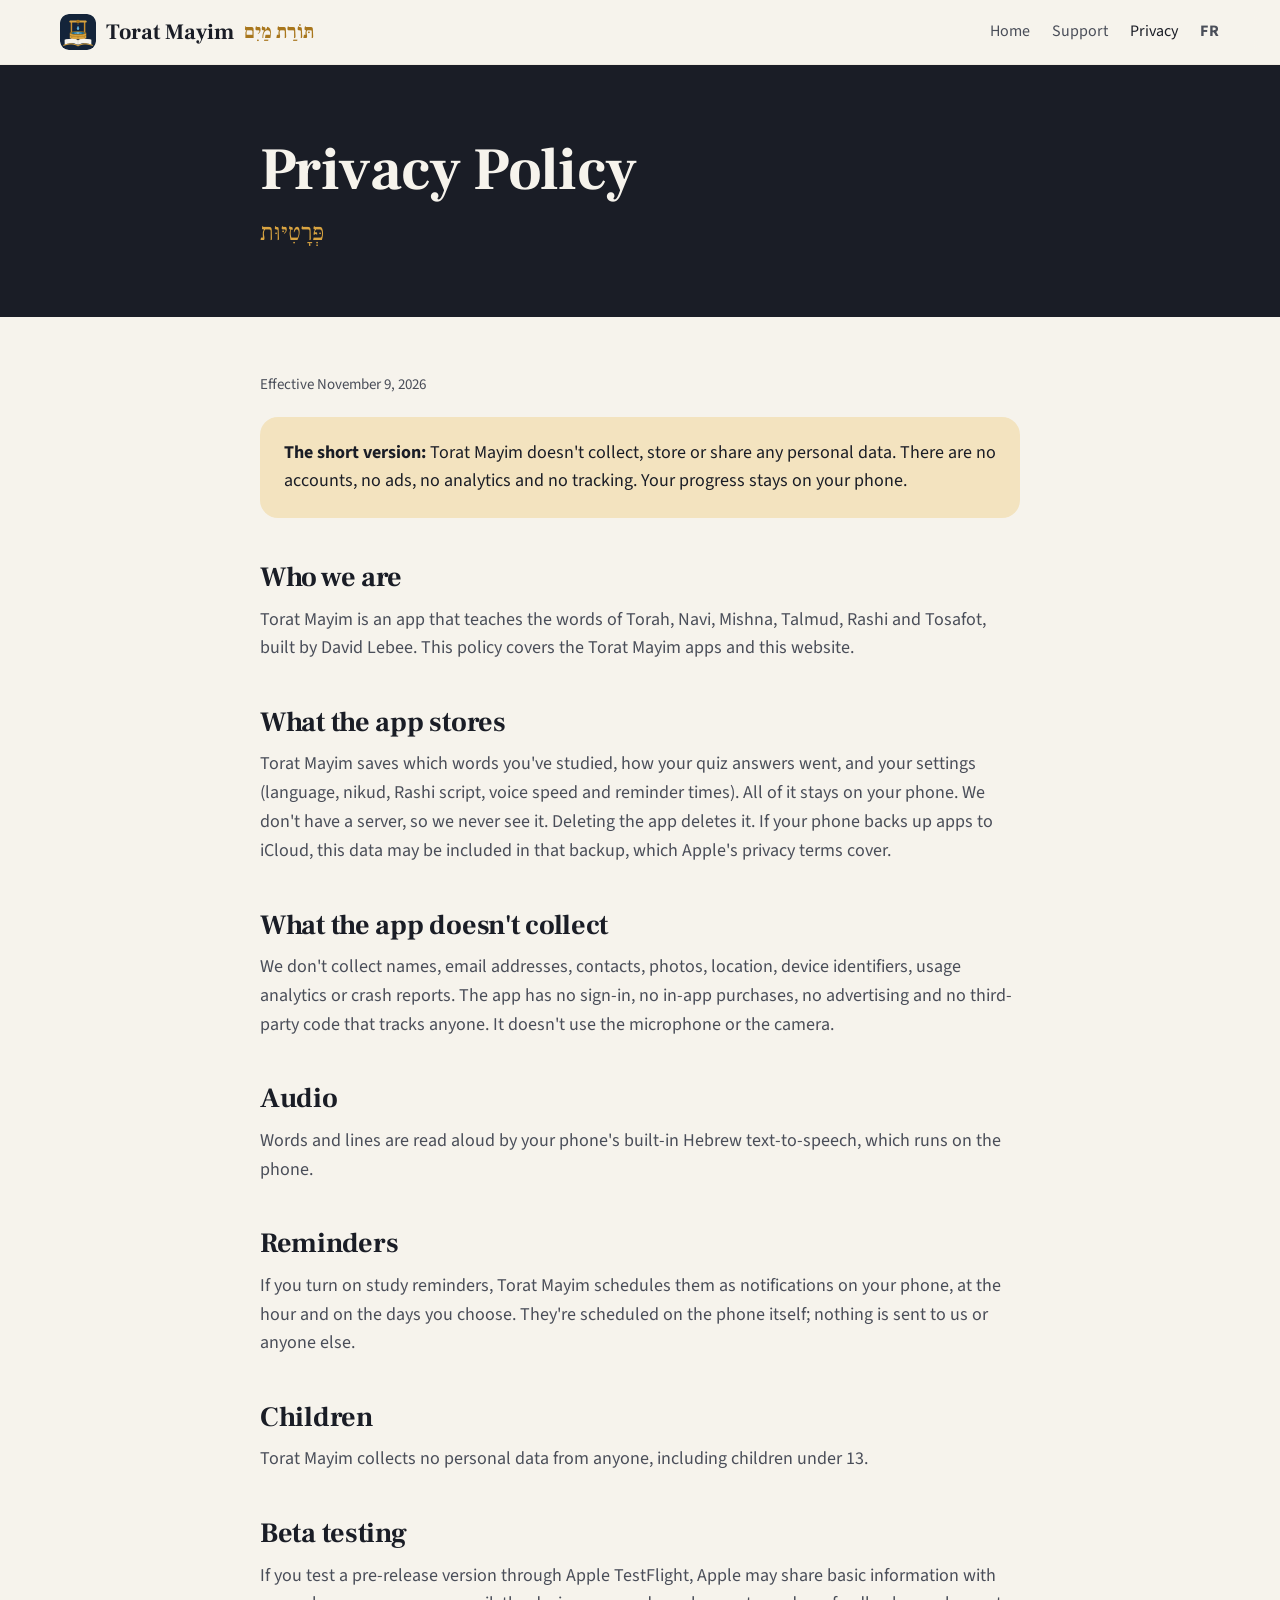
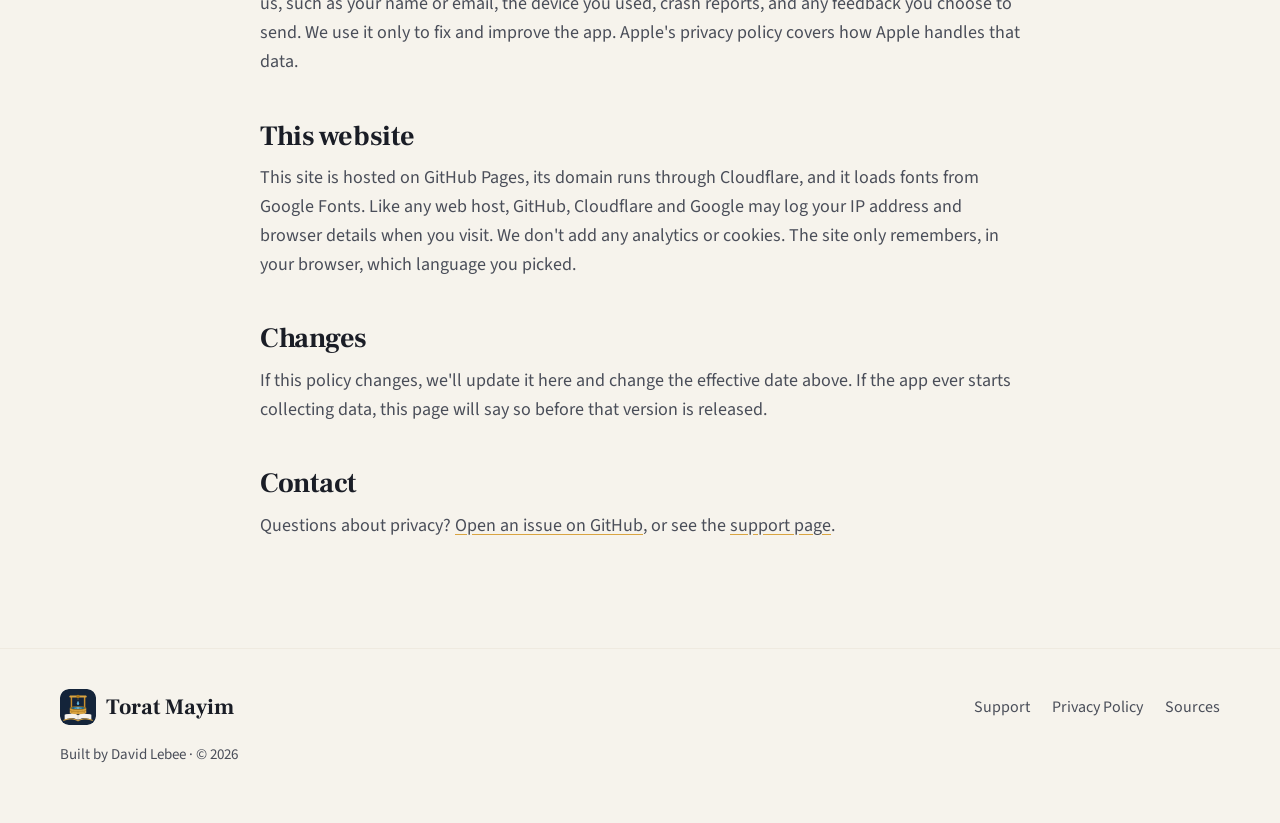
<file: privacy/index.html>
<!doctype html>
<html lang="en">
<head>
<meta charset="utf-8">
<meta name="viewport" content="width=device-width, initial-scale=1">
<title>Torat Mayim Privacy Policy</title>
<meta name="description" content="Torat Mayim collects no personal data. Your progress stays on your phone.">
<meta name="theme-color" content="#14243A">
<link rel="alternate" hreflang="en" href="https://toratmayim.com/privacy/">
<link rel="alternate" hreflang="fr" href="https://toratmayim.com/fr/privacy/">
<link rel="icon" href="../assets/favicon.png">
<link rel="apple-touch-icon" href="../assets/apple-touch-icon.png">
<link rel="preconnect" href="https://fonts.googleapis.com">
<link rel="preconnect" href="https://fonts.gstatic.com" crossorigin>
<link rel="stylesheet" href="https://fonts.googleapis.com/css2?family=Frank+Ruhl+Libre:wght@400;500;700;800&family=Noto+Rashi+Hebrew:wght@500;700&family=Source+Sans+3:wght@400;600;700&display=swap">
<link rel="stylesheet" href="../assets/site.css">
</head>
<body>
<header class="top">
  <div class="wrap top-inner">
    <a class="brand" href="../"><img src="../assets/icon-256.png" alt="" width="36" height="36"><span>Torat Mayim</span> <span class="he">תּוֹרַת מַיִם</span></a>
    <nav aria-label="Main">
      <a class="wide" href="../">Home</a>
      <a href="../support/">Support</a>
      <a href="../privacy/" aria-current="page">Privacy</a>
      <a class="lang" href="../fr/privacy/" hreflang="fr" lang="fr">FR</a>
    </nav>
  </div>
</header>
<section class="doc-hero">
  <div class="narrow">
    <h1>Privacy Policy</h1>
    <span class="he">פְּרָטִיּוּת</span>
  </div>
</section>

<main class="narrow doc">
  <p class="meta">Effective November 9, 2026</p>

  <div class="summary">
    <p><b>The short version:</b> Torat Mayim doesn't collect, store or share any personal data. There are no accounts, no ads, no analytics and no tracking. Your progress stays on your phone.</p>
  </div>

  <h2>Who we are</h2>
  <p>Torat Mayim is an app that teaches the words of Torah, Navi, Mishna, Talmud, Rashi and Tosafot, built by David Lebee. This policy covers the Torat Mayim apps and this website.</p>

  <h2>What the app stores</h2>
  <p>Torat Mayim saves which words you've studied, how your quiz answers went, and your settings (language, nikud, Rashi script, voice speed and reminder times). All of it stays on your phone. We don't have a server, so we never see it. Deleting the app deletes it. If your phone backs up apps to iCloud, this data may be included in that backup, which Apple's privacy terms cover.</p>

  <h2>What the app doesn't collect</h2>
  <p>We don't collect names, email addresses, contacts, photos, location, device identifiers, usage analytics or crash reports. The app has no sign-in, no in-app purchases, no advertising and no third-party code that tracks anyone. It doesn't use the microphone or the camera.</p>

  <h2>Audio</h2>
  <p>Words and lines are read aloud by your phone's built-in Hebrew text-to-speech, which runs on the phone.</p>

  <h2>Reminders</h2>
  <p>If you turn on study reminders, Torat Mayim schedules them as notifications on your phone, at the hour and on the days you choose. They're scheduled on the phone itself; nothing is sent to us or anyone else.</p>

  <h2>Children</h2>
  <p>Torat Mayim collects no personal data from anyone, including children under 13.</p>

  <h2>Beta testing</h2>
  <p>If you test a pre-release version through Apple TestFlight, Apple may share basic information with us, such as your name or email, the device you used, crash reports, and any feedback you choose to send. We use it only to fix and improve the app. Apple's privacy policy covers how Apple handles that data.</p>

  <h2>This website</h2>
  <p>This site is hosted on GitHub Pages, its domain runs through Cloudflare, and it loads fonts from Google Fonts. Like any web host, GitHub, Cloudflare and Google may log your IP address and browser details when you visit. We don't add any analytics or cookies. The site only remembers, in your browser, which language you picked.</p>

  <h2>Changes</h2>
  <p>If this policy changes, we'll update it here and change the effective date above. If the app ever starts collecting data, this page will say so before that version is released.</p>

  <h2>Contact</h2>
  <p>Questions about privacy? <a href="https://github.com/dlebee/torat-mayim-public/issues">Open an issue on GitHub</a>, or see the <a href="../support/">support page</a>.</p>
</main>
<footer class="foot">
  <div class="wrap">
    <a class="brand" href="../"><img src="../assets/icon-256.png" alt="" width="36" height="36"><span>Torat Mayim</span></a>
    <nav aria-label="Footer"><a href="../support/">Support</a><a href="../privacy/">Privacy Policy</a><a href="../#sources">Sources</a></nav>
    <p class="credit">Built by David Lebee · © 2026</p>
  </div>
</footer>
</body>
</html>
</file>
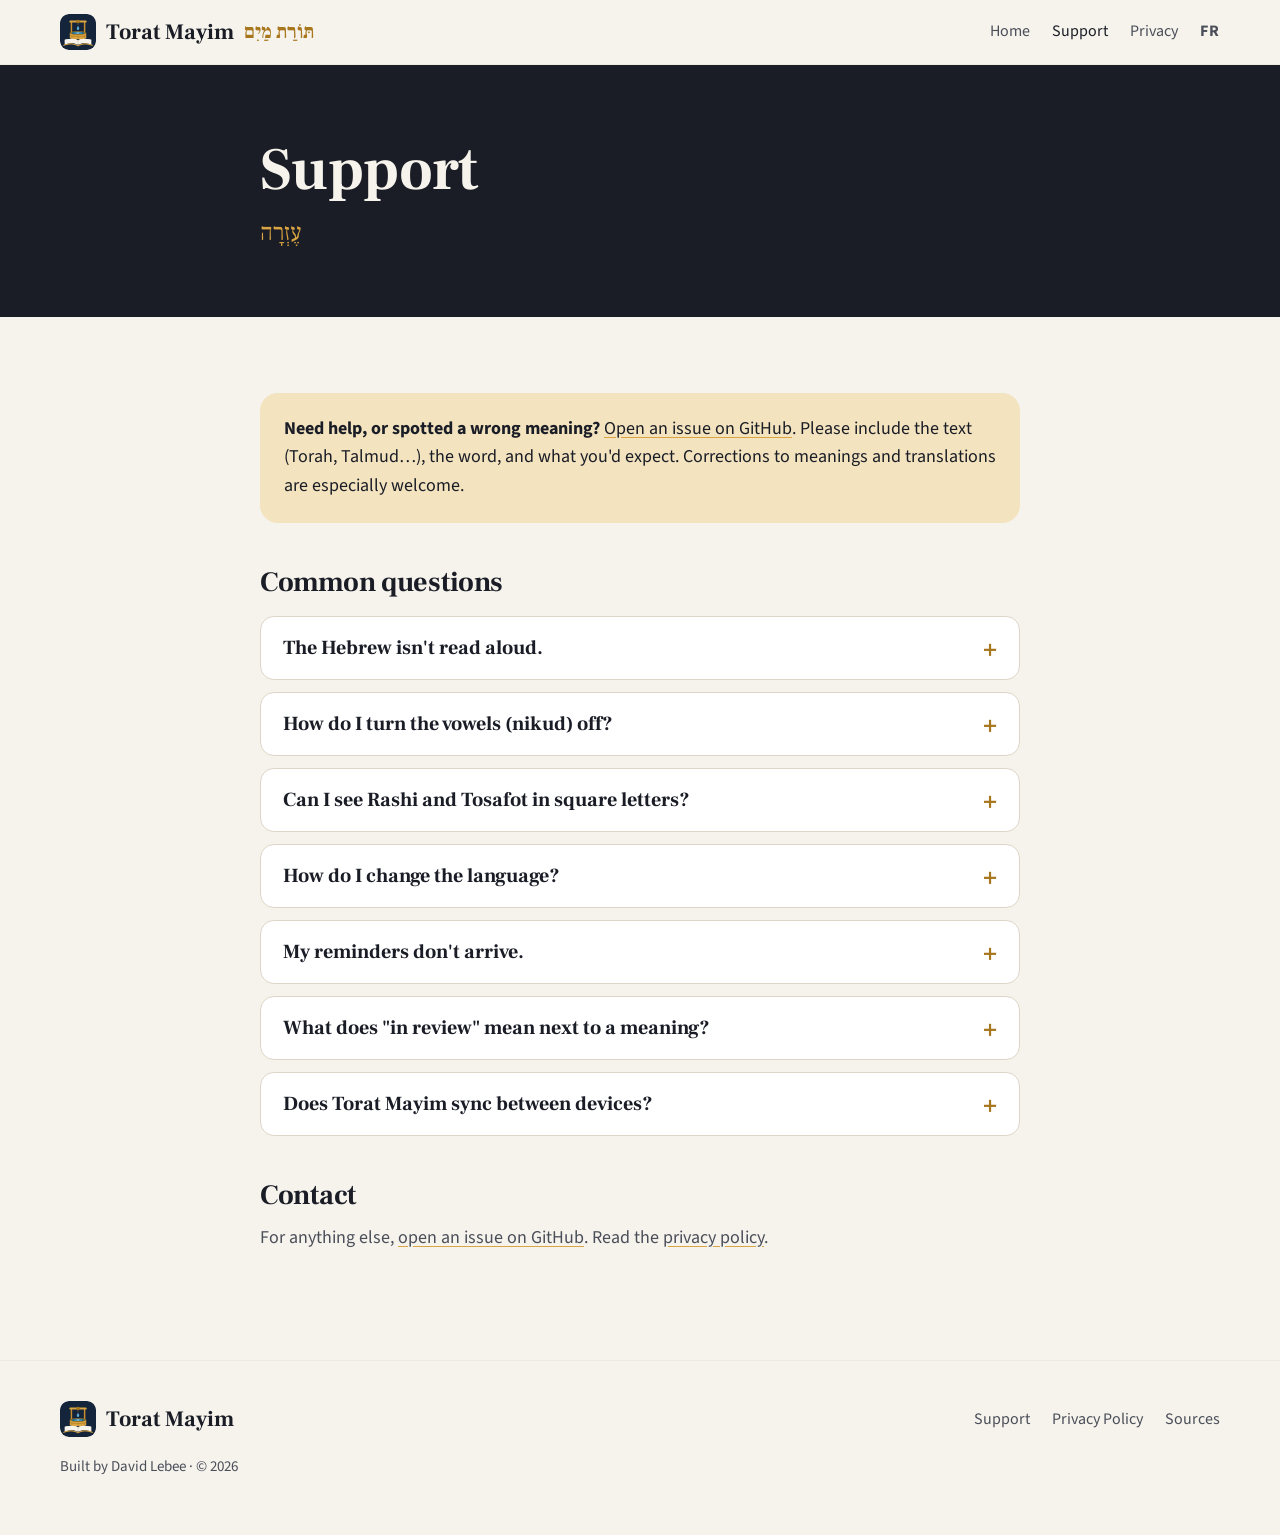
<file: support/index.html>
<!doctype html>
<html lang="en">
<head>
<meta charset="utf-8">
<meta name="viewport" content="width=device-width, initial-scale=1">
<title>Torat Mayim Support</title>
<meta name="description" content="Help with Torat Mayim: questions, corrections to meanings, and how to reach us.">
<meta name="theme-color" content="#14243A">
<link rel="alternate" hreflang="en" href="https://toratmayim.com/support/">
<link rel="alternate" hreflang="fr" href="https://toratmayim.com/fr/support/">
<link rel="icon" href="../assets/favicon.png">
<link rel="apple-touch-icon" href="../assets/apple-touch-icon.png">
<link rel="preconnect" href="https://fonts.googleapis.com">
<link rel="preconnect" href="https://fonts.gstatic.com" crossorigin>
<link rel="stylesheet" href="https://fonts.googleapis.com/css2?family=Frank+Ruhl+Libre:wght@400;500;700;800&family=Noto+Rashi+Hebrew:wght@500;700&family=Source+Sans+3:wght@400;600;700&display=swap">
<link rel="stylesheet" href="../assets/site.css">
</head>
<body>
<header class="top">
  <div class="wrap top-inner">
    <a class="brand" href="../"><img src="../assets/icon-256.png" alt="" width="36" height="36"><span>Torat Mayim</span> <span class="he">תּוֹרַת מַיִם</span></a>
    <nav aria-label="Main">
      <a class="wide" href="../">Home</a>
      <a href="../support/" aria-current="page">Support</a>
      <a href="../privacy/">Privacy</a>
      <a class="lang" href="../fr/support/" hreflang="fr" lang="fr">FR</a>
    </nav>
  </div>
</header>
<section class="doc-hero">
  <div class="narrow">
    <h1>Support</h1>
    <span class="he">עֶזְרָה</span>
  </div>
</section>

<main class="narrow doc">
  <div class="summary">
    <p><b>Need help, or spotted a wrong meaning?</b> <a href="https://github.com/dlebee/torat-mayim-public/issues/new">Open an issue on GitHub</a>. Please include the text (Torah, Talmud…), the word, and what you'd expect. Corrections to meanings and translations are especially welcome.</p>
  </div>

  <h2>Common questions</h2>
  <div class="faq">
    <details><summary>The Hebrew isn't read aloud.</summary><div class="answer"><p>Torat Mayim uses your iPhone's Hebrew voice. Go to Settings → Accessibility → Spoken Content → Voices → Hebrew and download a voice (Carmit is a good one), then try again.</p></div></details>
    <details><summary>How do I turn the vowels (nikud) off?</summary><div class="answer"><p>In Torat Mayim, open Settings and turn off Show nikud (vowels). Turn it back on any time.</p></div></details>
    <details><summary>Can I see Rashi and Tosafot in square letters?</summary><div class="answer"><p>Yes. In Settings, turn off Rashi script for Rashi and Tosafot.</p></div></details>
    <details><summary>How do I change the language?</summary><div class="answer"><p>Torat Mayim follows your phone's language (English or French). To choose a different one, open Settings in Torat Mayim and pick a language.</p></div></details>
    <details><summary>My reminders don't arrive.</summary><div class="answer"><p>Check that notifications are allowed for Torat Mayim in the iPhone Settings app, and that today is one of the days you chose. By default reminders skip Friday and Shabbat.</p></div></details>
    <details><summary>What does "in review" mean next to a meaning?</summary><div class="answer"><p>Meanings and translations are written for Torat Mayim and checked by reviewers. Ones not yet checked are marked "in review". If one looks wrong, please tell us.</p></div></details>
    <details><summary>Does Torat Mayim sync between devices?</summary><div class="answer"><p>No. Your progress stays on the phone, with no account. It's included in your iCloud backup if you use one.</p></div></details>
  </div>

  <h2>Contact</h2>
  <p>For anything else, <a href="https://github.com/dlebee/torat-mayim-public/issues">open an issue on GitHub</a>. Read the <a href="../privacy/">privacy policy</a>.</p>
</main>
<footer class="foot">
  <div class="wrap">
    <a class="brand" href="../"><img src="../assets/icon-256.png" alt="" width="36" height="36"><span>Torat Mayim</span></a>
    <nav aria-label="Footer"><a href="../support/">Support</a><a href="../privacy/">Privacy Policy</a><a href="../#sources">Sources</a></nav>
    <p class="credit">Built by David Lebee · © 2026</p>
  </div>
</footer>
</body>
</html>
</file>
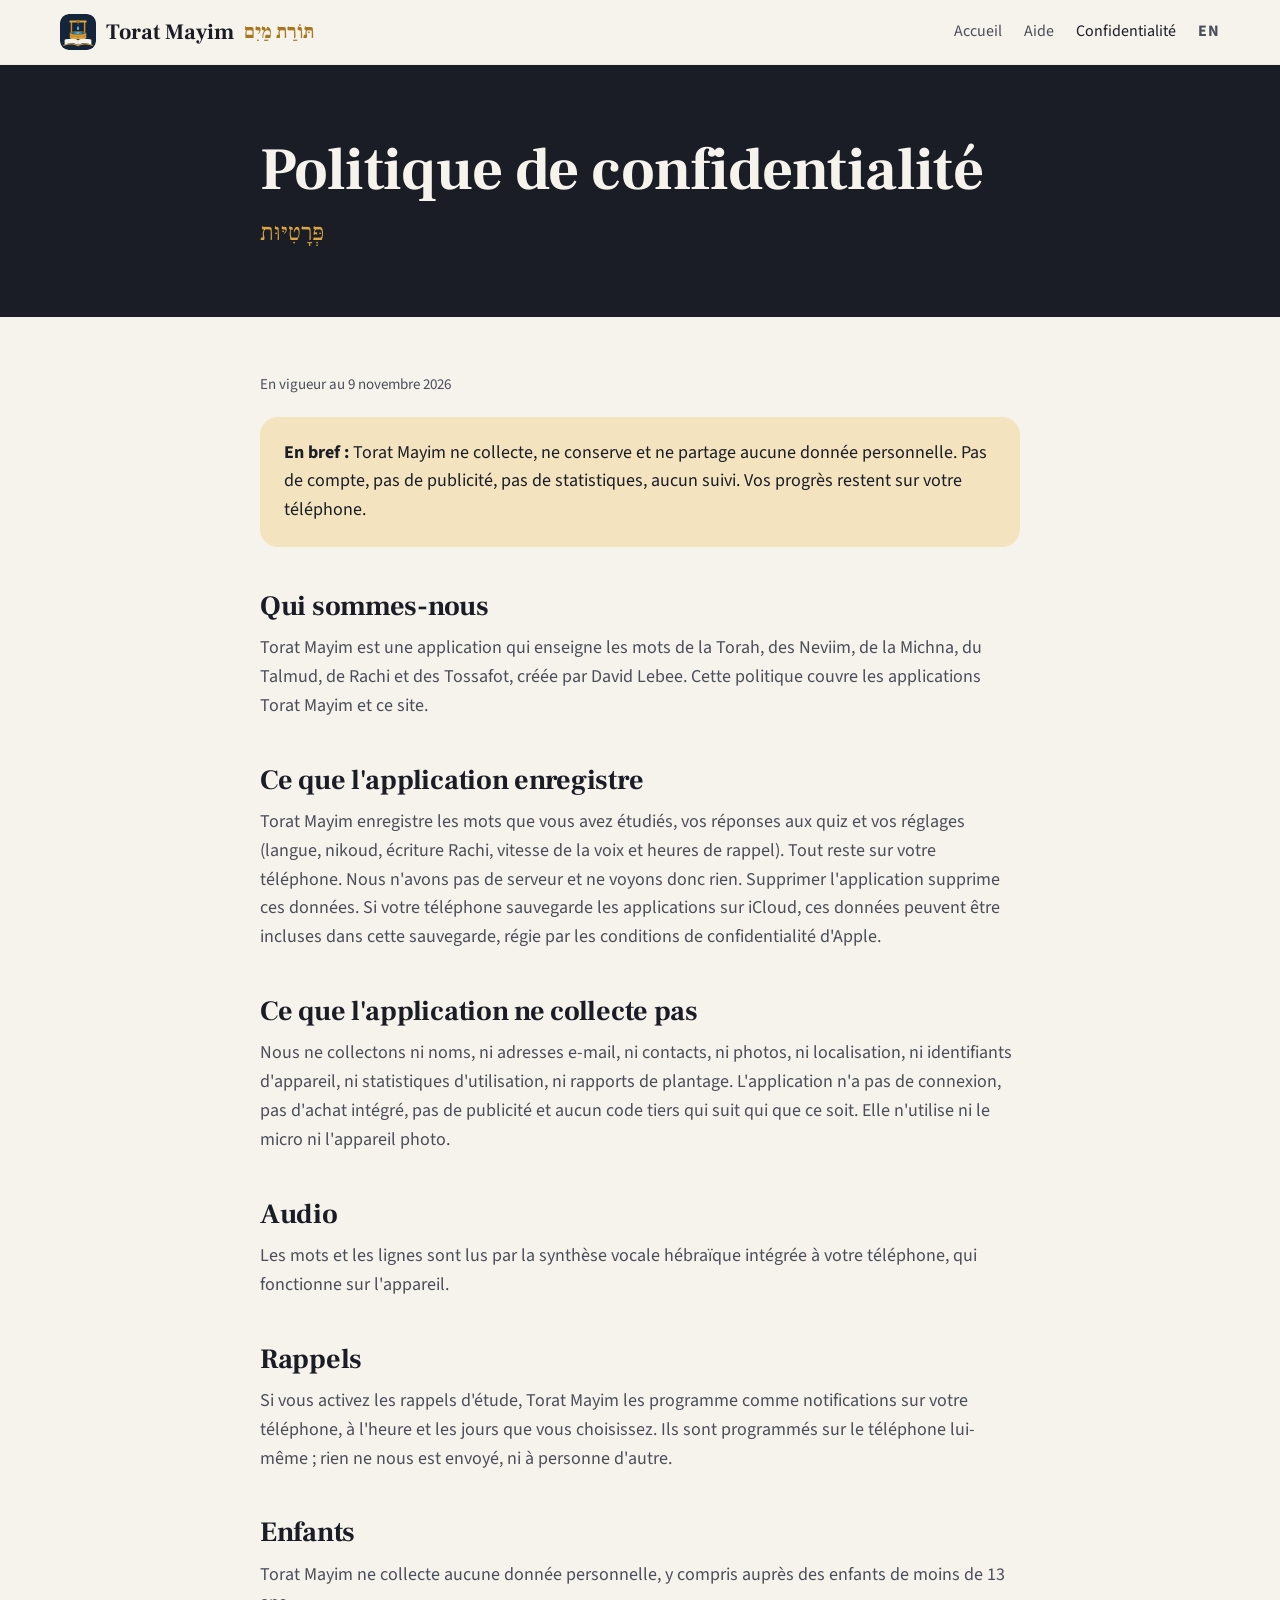
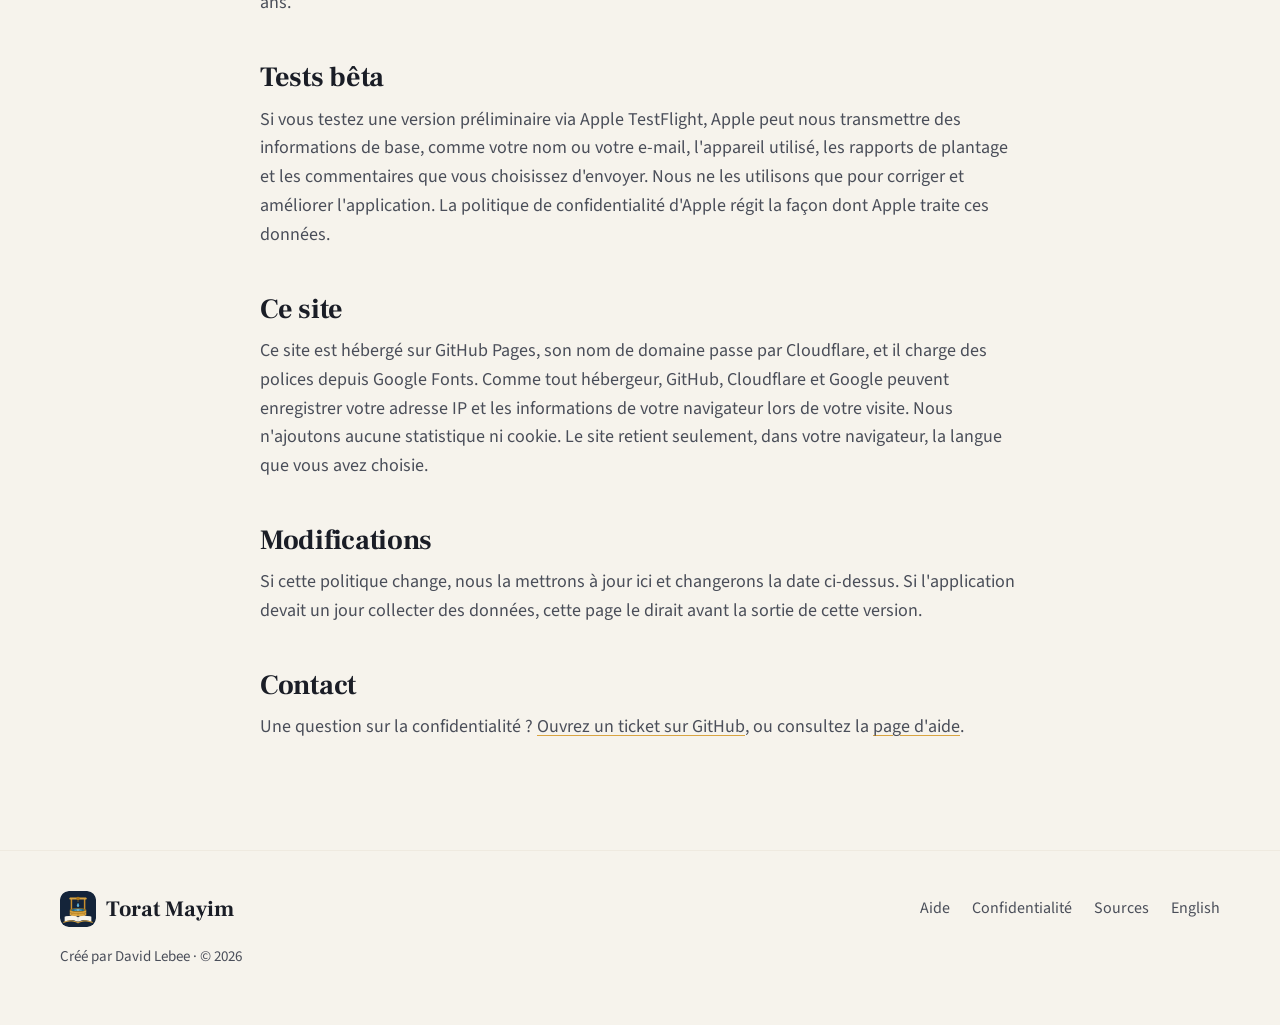
<file: fr/privacy/index.html>
<!doctype html>
<html lang="fr">
<head>
<meta charset="utf-8">
<meta name="viewport" content="width=device-width, initial-scale=1">
<title>Torat Mayim : confidentialité</title>
<meta name="description" content="Torat Mayim ne collecte aucune donnée personnelle. Vos progrès restent sur votre téléphone.">
<meta name="theme-color" content="#14243A">
<link rel="alternate" hreflang="en" href="https://toratmayim.com/privacy/">
<link rel="alternate" hreflang="fr" href="https://toratmayim.com/fr/privacy/">
<link rel="icon" href="../../assets/favicon.png">
<link rel="apple-touch-icon" href="../../assets/apple-touch-icon.png">
<link rel="preconnect" href="https://fonts.googleapis.com">
<link rel="preconnect" href="https://fonts.gstatic.com" crossorigin>
<link rel="stylesheet" href="https://fonts.googleapis.com/css2?family=Frank+Ruhl+Libre:wght@400;500;700;800&family=Noto+Rashi+Hebrew:wght@500;700&family=Source+Sans+3:wght@400;600;700&display=swap">
<link rel="stylesheet" href="../../assets/site.css">
</head>
<body>
<header class="top">
  <div class="wrap top-inner">
    <a class="brand" href="../"><img src="../../assets/icon-256.png" alt="" width="36" height="36"><span>Torat Mayim</span> <span class="he">תּוֹרַת מַיִם</span></a>
    <nav aria-label="Principal">
      <a class="wide" href="../">Accueil</a>
      <a href="../support/">Aide</a>
      <a href="../privacy/" aria-current="page">Confidentialité</a>
      <a class="lang" href="../../privacy/" hreflang="en" lang="en">EN</a>
    </nav>
  </div>
</header>
<section class="doc-hero">
  <div class="narrow">
    <h1>Politique de confidentialité</h1>
    <span class="he">פְּרָטִיּוּת</span>
  </div>
</section>

<main class="narrow doc">
  <p class="meta">En vigueur au 9 novembre 2026</p>

  <div class="summary">
    <p><b>En bref :</b> Torat Mayim ne collecte, ne conserve et ne partage aucune donnée personnelle. Pas de compte, pas de publicité, pas de statistiques, aucun suivi. Vos progrès restent sur votre téléphone.</p>
  </div>

  <h2>Qui sommes-nous</h2>
  <p>Torat Mayim est une application qui enseigne les mots de la Torah, des Neviim, de la Michna, du Talmud, de Rachi et des Tossafot, créée par David Lebee. Cette politique couvre les applications Torat Mayim et ce site.</p>

  <h2>Ce que l'application enregistre</h2>
  <p>Torat Mayim enregistre les mots que vous avez étudiés, vos réponses aux quiz et vos réglages (langue, nikoud, écriture Rachi, vitesse de la voix et heures de rappel). Tout reste sur votre téléphone. Nous n'avons pas de serveur et ne voyons donc rien. Supprimer l'application supprime ces données. Si votre téléphone sauvegarde les applications sur iCloud, ces données peuvent être incluses dans cette sauvegarde, régie par les conditions de confidentialité d'Apple.</p>

  <h2>Ce que l'application ne collecte pas</h2>
  <p>Nous ne collectons ni noms, ni adresses e-mail, ni contacts, ni photos, ni localisation, ni identifiants d'appareil, ni statistiques d'utilisation, ni rapports de plantage. L'application n'a pas de connexion, pas d'achat intégré, pas de publicité et aucun code tiers qui suit qui que ce soit. Elle n'utilise ni le micro ni l'appareil photo.</p>

  <h2>Audio</h2>
  <p>Les mots et les lignes sont lus par la synthèse vocale hébraïque intégrée à votre téléphone, qui fonctionne sur l'appareil.</p>

  <h2>Rappels</h2>
  <p>Si vous activez les rappels d'étude, Torat Mayim les programme comme notifications sur votre téléphone, à l'heure et les jours que vous choisissez. Ils sont programmés sur le téléphone lui-même ; rien ne nous est envoyé, ni à personne d'autre.</p>

  <h2>Enfants</h2>
  <p>Torat Mayim ne collecte aucune donnée personnelle, y compris auprès des enfants de moins de 13 ans.</p>

  <h2>Tests bêta</h2>
  <p>Si vous testez une version préliminaire via Apple TestFlight, Apple peut nous transmettre des informations de base, comme votre nom ou votre e-mail, l'appareil utilisé, les rapports de plantage et les commentaires que vous choisissez d'envoyer. Nous ne les utilisons que pour corriger et améliorer l'application. La politique de confidentialité d'Apple régit la façon dont Apple traite ces données.</p>

  <h2>Ce site</h2>
  <p>Ce site est hébergé sur GitHub Pages, son nom de domaine passe par Cloudflare, et il charge des polices depuis Google Fonts. Comme tout hébergeur, GitHub, Cloudflare et Google peuvent enregistrer votre adresse IP et les informations de votre navigateur lors de votre visite. Nous n'ajoutons aucune statistique ni cookie. Le site retient seulement, dans votre navigateur, la langue que vous avez choisie.</p>

  <h2>Modifications</h2>
  <p>Si cette politique change, nous la mettrons à jour ici et changerons la date ci-dessus. Si l'application devait un jour collecter des données, cette page le dirait avant la sortie de cette version.</p>

  <h2>Contact</h2>
  <p>Une question sur la confidentialité ? <a href="https://github.com/dlebee/torat-mayim-public/issues">Ouvrez un ticket sur GitHub</a>, ou consultez la <a href="../support/">page d'aide</a>.</p>
</main>
<footer class="foot">
  <div class="wrap">
    <a class="brand" href="../"><img src="../../assets/icon-256.png" alt="" width="36" height="36"><span>Torat Mayim</span></a>
    <nav aria-label="Pied de page"><a href="../support/">Aide</a><a href="../privacy/">Confidentialité</a><a href="../#sources">Sources</a><a href="../../privacy/" hreflang="en" lang="en">English</a></nav>
    <p class="credit">Créé par David Lebee · © 2026</p>
  </div>
</footer>
</body>
</html>
</file>
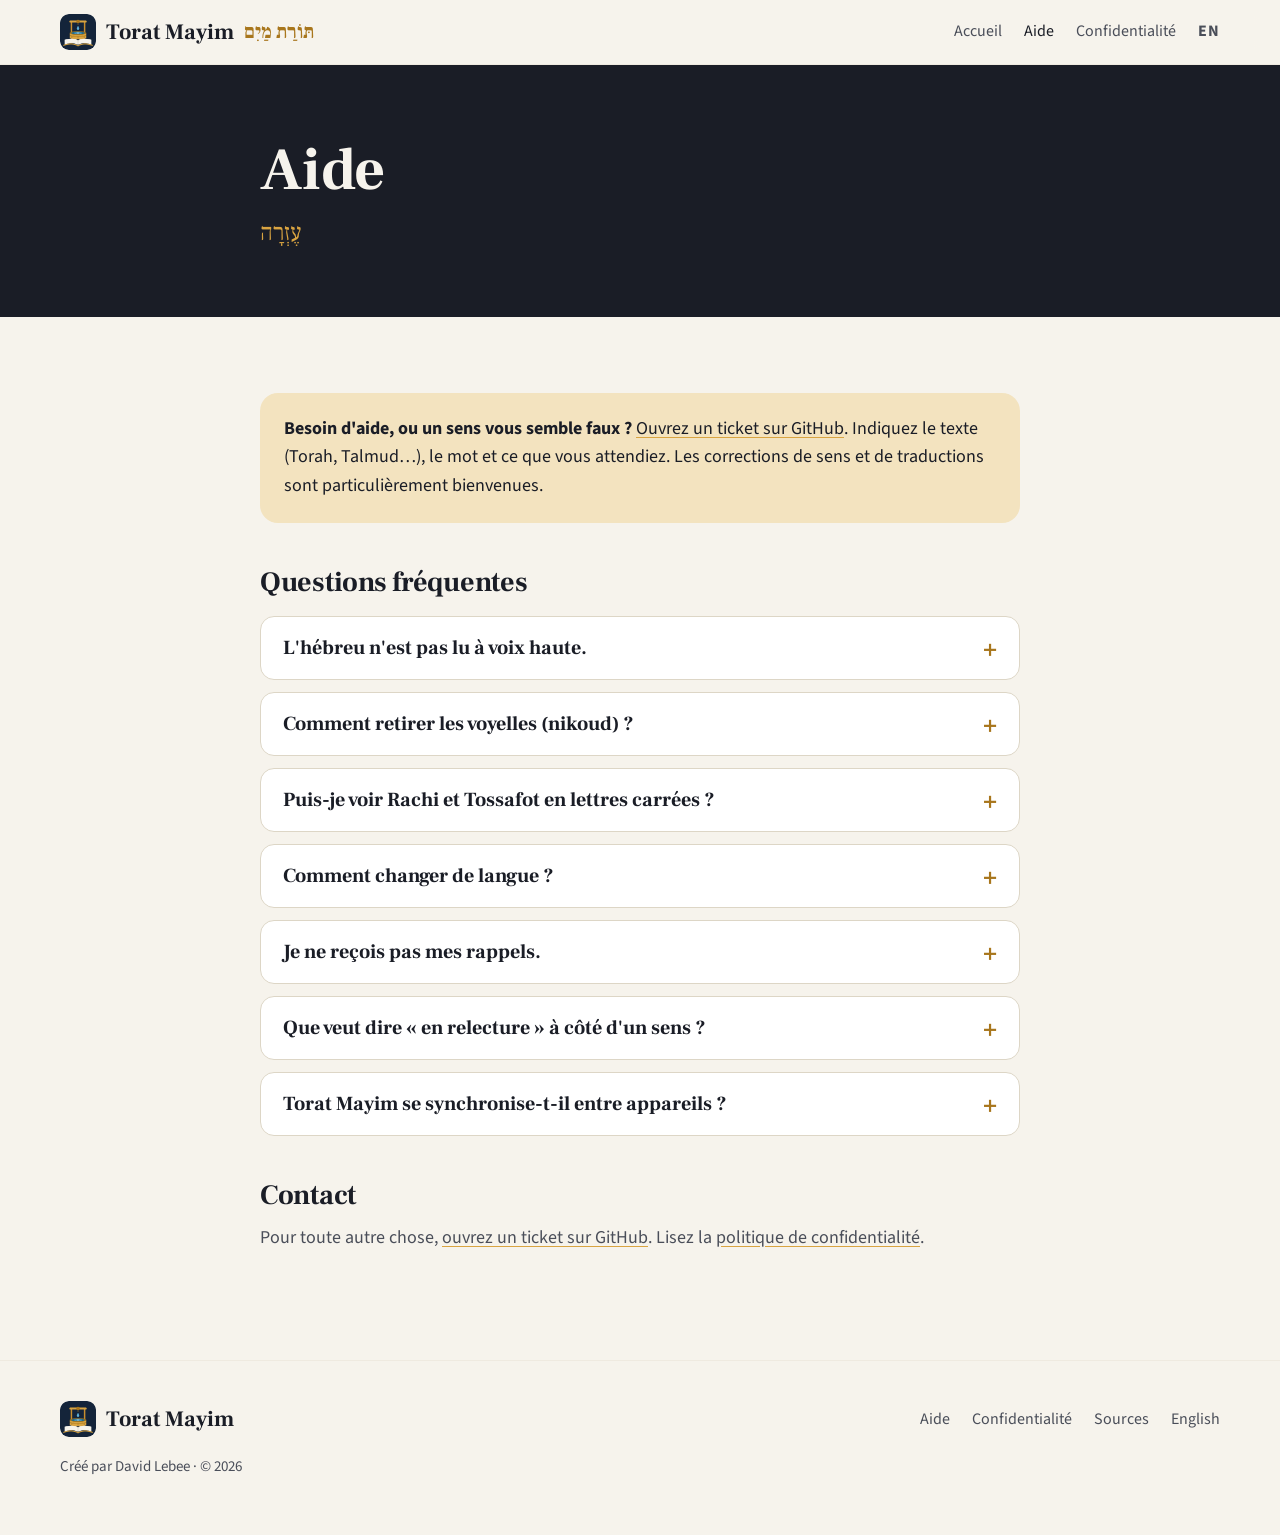
<file: fr/support/index.html>
<!doctype html>
<html lang="fr">
<head>
<meta charset="utf-8">
<meta name="viewport" content="width=device-width, initial-scale=1">
<title>Torat Mayim : aide</title>
<meta name="description" content="Aide pour Torat Mayim : questions, corrections de sens, et comment nous joindre.">
<meta name="theme-color" content="#14243A">
<link rel="alternate" hreflang="en" href="https://toratmayim.com/support/">
<link rel="alternate" hreflang="fr" href="https://toratmayim.com/fr/support/">
<link rel="icon" href="../../assets/favicon.png">
<link rel="apple-touch-icon" href="../../assets/apple-touch-icon.png">
<link rel="preconnect" href="https://fonts.googleapis.com">
<link rel="preconnect" href="https://fonts.gstatic.com" crossorigin>
<link rel="stylesheet" href="https://fonts.googleapis.com/css2?family=Frank+Ruhl+Libre:wght@400;500;700;800&family=Noto+Rashi+Hebrew:wght@500;700&family=Source+Sans+3:wght@400;600;700&display=swap">
<link rel="stylesheet" href="../../assets/site.css">
</head>
<body>
<header class="top">
  <div class="wrap top-inner">
    <a class="brand" href="../"><img src="../../assets/icon-256.png" alt="" width="36" height="36"><span>Torat Mayim</span> <span class="he">תּוֹרַת מַיִם</span></a>
    <nav aria-label="Principal">
      <a class="wide" href="../">Accueil</a>
      <a href="../support/" aria-current="page">Aide</a>
      <a href="../privacy/">Confidentialité</a>
      <a class="lang" href="../../support/" hreflang="en" lang="en">EN</a>
    </nav>
  </div>
</header>
<section class="doc-hero">
  <div class="narrow">
    <h1>Aide</h1>
    <span class="he">עֶזְרָה</span>
  </div>
</section>

<main class="narrow doc">
  <div class="summary">
    <p><b>Besoin d'aide, ou un sens vous semble faux ?</b> <a href="https://github.com/dlebee/torat-mayim-public/issues/new">Ouvrez un ticket sur GitHub</a>. Indiquez le texte (Torah, Talmud…), le mot et ce que vous attendiez. Les corrections de sens et de traductions sont particulièrement bienvenues.</p>
  </div>

  <h2>Questions fréquentes</h2>
  <div class="faq">
    <details><summary>L'hébreu n'est pas lu à voix haute.</summary><div class="answer"><p>Torat Mayim utilise la voix hébraïque de votre iPhone. Allez dans Réglages → Accessibilité → Contenu énoncé → Voix → Hébreu et téléchargez une voix (Carmit convient bien), puis réessayez.</p></div></details>
    <details><summary>Comment retirer les voyelles (nikoud) ?</summary><div class="answer"><p>Dans Torat Mayim, ouvrez Réglages et désactivez « Afficher le nikoud (voyelles) ». Vous pouvez le réactiver à tout moment.</p></div></details>
    <details><summary>Puis-je voir Rachi et Tossafot en lettres carrées ?</summary><div class="answer"><p>Oui. Dans Réglages, désactivez « Écriture Rachi pour Rachi et Tossafot ».</p></div></details>
    <details><summary>Comment changer de langue ?</summary><div class="answer"><p>Torat Mayim suit la langue de votre téléphone (français ou anglais). Pour en choisir une autre, ouvrez Réglages dans Torat Mayim et choisissez une langue.</p></div></details>
    <details><summary>Je ne reçois pas mes rappels.</summary><div class="answer"><p>Vérifiez que les notifications sont autorisées pour Torat Mayim dans l'app Réglages de l'iPhone, et que le jour fait partie de ceux que vous avez choisis. Par défaut, les rappels sautent le vendredi et le Chabbat.</p></div></details>
    <details><summary>Que veut dire « en relecture » à côté d'un sens ?</summary><div class="answer"><p>Les sens et traductions sont rédigés pour Torat Mayim puis vérifiés par des relecteurs. Ceux qui ne l'ont pas encore été sont marqués « en relecture ». Si l'un vous semble faux, dites-le-nous.</p></div></details>
    <details><summary>Torat Mayim se synchronise-t-il entre appareils ?</summary><div class="answer"><p>Non. Vos progrès restent sur le téléphone, sans compte. Ils sont inclus dans votre sauvegarde iCloud si vous en utilisez une.</p></div></details>
  </div>

  <h2>Contact</h2>
  <p>Pour toute autre chose, <a href="https://github.com/dlebee/torat-mayim-public/issues">ouvrez un ticket sur GitHub</a>. Lisez la <a href="../privacy/">politique de confidentialité</a>.</p>
</main>
<footer class="foot">
  <div class="wrap">
    <a class="brand" href="../"><img src="../../assets/icon-256.png" alt="" width="36" height="36"><span>Torat Mayim</span></a>
    <nav aria-label="Pied de page"><a href="../support/">Aide</a><a href="../privacy/">Confidentialité</a><a href="../#sources">Sources</a><a href="../../support/" hreflang="en" lang="en">English</a></nav>
    <p class="credit">Créé par David Lebee · © 2026</p>
  </div>
</footer>
</body>
</html>
</file>
<file: assets/site.css>
/* Torat Mayim — the page of a sefer: cream paper, navy ink, a gold rule. */
:root {
  --page: #F6F3EC;
  --paper: #FFFFFF;
  --ink: #1A1D26;
  --mute: #4A4E59;
  --line: #DDD6C6;
  --rule: #EFEAE0;
  --gold: #D9A441;
  --gold-deep: #A8761C;
  --gold-tint: #F3E3BF;
  --spring: #5DB0D9;
  --deep: #1F6A8F;
  --water-tint: #E4F1F8;
  --navy: #1A1D26;
  --cream: #F6F3EC;
  --torah: #2B4C9B;
  --navi: #A55A17;
  --mishna: #2C7352;
  --talmud: #8C2F39;
  --rashi: #1D6E73;
  --tosafot: #5A4785;
  --serif: "Frank Ruhl Libre", "Times New Roman", serif;
  --sans: "Source Sans 3", -apple-system, BlinkMacSystemFont, "Segoe UI", sans-serif;
  --rashi-font: "Noto Rashi Hebrew", "Frank Ruhl Libre", serif;
  --radius: 18px;
  color-scheme: light;
}
@media (prefers-color-scheme: dark) {
  :root {
    --page: #121419;
    --paper: #1E2129;
    --ink: #ECE7DC;
    --mute: #A9ADB7;
    --line: #363A46;
    --rule: #2A2D36;
    --gold-tint: #3A3020;
    --deep: #6FB8DE;
    --water-tint: #1B2E3A;
    --gold-deep: #E2B65E;
    color-scheme: dark;
  }
}

* { box-sizing: border-box; }
html { scroll-behavior: smooth; -webkit-text-size-adjust: 100%; }
body { margin: 0; background: var(--page); color: var(--ink); font: 400 18px/1.6 var(--sans); }
img, video { max-width: 100%; display: block; }
a { color: inherit; text-decoration-color: var(--gold); text-underline-offset: 3px; }
a:hover { color: var(--gold-deep); }
h1, h2, h3 { font-family: var(--serif); font-weight: 700; line-height: 1.12; margin: 0; letter-spacing: -0.01em; text-wrap: balance; }
p { margin: 0; }
.he { font-family: var(--serif); direction: rtl; unicode-bidi: isolate; }
.rashi-script { font-family: var(--rashi-font); }
.wrap { width: min(1160px, 100% - 32px); margin-inline: auto; }
.narrow { width: min(760px, 100% - 32px); margin-inline: auto; }

/* Header */
.top { position: sticky; top: 0; z-index: 20; background: color-mix(in srgb, var(--page) 88%, transparent); backdrop-filter: blur(12px); -webkit-backdrop-filter: blur(12px); border-bottom: 1px solid var(--rule); }
.top-inner { display: flex; align-items: center; justify-content: space-between; height: 64px; gap: 16px; }
.brand { display: flex; align-items: center; gap: 10px; text-decoration: none; font: 700 22px/1 var(--serif); }
.brand img { width: 36px; height: 36px; border-radius: 9px; }
.brand .he { color: var(--gold-deep); font-size: 20px; }
.top nav { display: flex; align-items: center; gap: 22px; font-size: 16px; }
.top nav a { text-decoration: none; color: var(--mute); }
.top nav a:hover, .top nav a[aria-current] { color: var(--ink); }
.top nav .lang { font-weight: 700; letter-spacing: .06em; }
.pill { white-space: nowrap; background: var(--ink); color: var(--page) !important; padding: 8px 16px; border-radius: 999px; font-weight: 600; }
.pill:hover { background: var(--gold-deep); }
@media (max-width: 820px) { .top nav .wide { display: none; } }
@media (max-width: 420px) { .brand .he { display: none; } }

/* Hero: navy like the ark, a page of text fading behind. */
.hero { position: relative; overflow: hidden; background: var(--navy); color: var(--cream); padding: 72px 0 0; }
.hero-waves { position: absolute; left: 0; right: 0; bottom: 0; width: 100%; height: 110px; z-index: 0; }
.hero-grid { z-index: 1; }
.hero::before { content: ""; position: absolute; inset: 0; background: radial-gradient(60% 50% at 75% 30%, rgba(217,164,65,.18), transparent 70%); }
.folio { position: absolute; inset: -10% -5% auto auto; width: 70%; height: 120%; direction: rtl; font: 400 22px/2 var(--serif); color: rgba(246,243,236,.07); overflow: hidden; text-align: justify; pointer-events: none; user-select: none; transform: translateY(var(--py, 0)); }
.folio b { color: rgba(217,164,65,.28); font-weight: 700; }
.hero-grid { position: relative; display: grid; grid-template-columns: 1.1fr .9fr; gap: 48px; align-items: end; }
.hero-copy { padding-bottom: 88px; }
.kicker { font: 600 13px/1 var(--sans); letter-spacing: .14em; text-transform: uppercase; color: var(--gold); margin-bottom: 18px; }
.hero h1 { font-size: clamp(42px, 6vw, 76px); }
.hero h1 em { font-style: normal; color: var(--spring); }
.word-def { display: flex; align-items: baseline; gap: 14px; margin: 26px 0 0; font-size: 17px; color: rgba(246,243,236,.75); flex-wrap: wrap; }
.word-def .he { font-size: 30px; color: var(--cream); font-weight: 700; }
.hero-lede { margin-top: 22px; font-size: 20px; max-width: 34em; color: rgba(246,243,236,.86); }
.cta { display: flex; flex-wrap: wrap; gap: 12px; margin-top: 32px; }
.button { display: inline-flex; align-items: center; gap: 10px; min-height: 52px; padding: 0 22px; border-radius: 14px; background: var(--gold); color: var(--navy); font-weight: 700; text-decoration: none; border: 0; }
.button:hover { background: #E8B85A; color: var(--navy); }
.button svg { width: 20px; height: 20px; }
.button .stack { display: flex; flex-direction: column; line-height: 1.1; }
.button .stack small { font-size: 11px; font-weight: 600; opacity: .8; }
.button.ghost { background: transparent; color: var(--cream); box-shadow: inset 0 0 0 1.5px rgba(246,243,236,.35); }
.button.ghost:hover { box-shadow: inset 0 0 0 1.5px var(--gold); color: var(--gold); }
.chips { display: flex; flex-wrap: wrap; gap: 8px; margin-top: 22px; }
.chip { font-size: 14px; padding: 4px 12px; border-radius: 999px; background: rgba(246,243,236,.08); color: rgba(246,243,236,.8); }
.hero-phone { align-self: end; justify-self: center; width: min(340px, 100%); margin-bottom: -60px; transform: translateY(var(--py, 0)); }

/* Phone frame */
.phone { margin: 0; position: relative; aspect-ratio: 1320 / 2868; border-radius: 13% / 6%; padding: 3.2%; background: #0B0D12; box-shadow: 0 0 0 1.5px #3A3F4C, 0 40px 80px -30px rgba(0,0,0,.6); }
.phone .screen { position: relative; width: 100%; height: 100%; border-radius: 11% / 5.1%; overflow: hidden; background: var(--cream); }
.phone .screen > * { position: absolute; inset: 0; width: 100%; height: 100%; object-fit: cover; }
.phone .placeholder { display: grid; place-items: center; align-content: center; gap: 10px; background: var(--cream); color: var(--navy); text-align: center; padding: 20%; }
.phone .placeholder img { position: static; width: 46%; height: auto; border-radius: 22%; }
.phone .placeholder .he { font-size: 34px; font-weight: 700; }
.phone video.gone { display: none; }

/* Bands */
.band { position: relative; padding: 112px 0; }
.band-paper { background: var(--paper); border-block: 1px solid var(--rule); }
.section-head { max-width: 46em; margin-bottom: 56px; }
.section-head .kicker { color: var(--gold-deep); }
.section-head h2 { font-size: clamp(32px, 4.2vw, 52px); }
.lede { font-size: 20px; color: var(--mute); margin-top: 18px; }

/* The big number */
.stat { display: grid; grid-template-columns: auto 1fr; gap: 48px; align-items: center; }
.stat-num { font: 800 clamp(96px, 16vw, 200px)/0.9 var(--serif); color: var(--deep); letter-spacing: -0.04em; }
.stat-num small { font-size: .4em; }
.stat h2 { font-size: clamp(28px, 3.4vw, 42px); }
.stat .lede { max-width: 34em; }
.bars { display: grid; gap: 14px; margin-top: 64px; }
.bar { display: grid; grid-template-columns: 120px 1fr 64px; gap: 16px; align-items: center; font-size: 16px; }
.bar .name { font-weight: 600; }
.bar .track { height: 12px; border-radius: 999px; background: var(--rule); overflow: hidden; }
.bar .fill { height: 100%; width: calc(var(--v) * 1%); border-radius: inherit; background: var(--c); transform-origin: left; transition: transform 1.2s cubic-bezier(.2,.7,.2,1); }
.bar .pct { text-align: end; font-variant-numeric: tabular-nums; color: var(--mute); }
.bar .sub { grid-column: 2 / 4; margin-top: -8px; font-size: 14px; color: var(--mute); }
.reveal:not(.shown) .fill { transform: scaleX(0); }

/* Steps */
.steps { display: grid; grid-template-columns: repeat(4, 1fr); gap: 20px; counter-reset: step; list-style: none; padding: 0; margin: 0; }
.step { background: var(--paper); border: 1px solid var(--line); border-radius: var(--radius); padding: 28px 24px; }
.band-paper .step { background: var(--page); }
.step::before { counter-increment: step; content: counter(step); display: grid; place-items: center; width: 40px; height: 40px; border-radius: 50%; background: var(--gold-tint); color: var(--gold-deep); font: 700 18px/1 var(--serif); margin-bottom: 18px; }
.step h3 { font-size: 24px; margin-bottom: 8px; }
.step p { color: var(--mute); font-size: 17px; }
.step .he { display: block; font-size: 15px; color: var(--gold-deep); margin-bottom: 6px; direction: rtl; text-align: left; }

/* Modules */
.modules { display: grid; grid-template-columns: repeat(3, 1fr); gap: 20px; list-style: none; padding: 0; margin: 0; }
.module { position: relative; background: var(--paper); border: 1px solid var(--line); border-radius: var(--radius); padding: 26px; overflow: hidden; }
.module::before { content: ""; position: absolute; inset: 0 0 auto; height: 5px; background: var(--c); }
.module header { display: flex; align-items: center; gap: 14px; margin-bottom: 16px; }
.tile { display: grid; place-items: center; width: 48px; height: 48px; border-radius: 12px; background: var(--c); color: #fff; font: 700 28px/1 var(--serif); flex: none; }
.module h3 { font-size: 26px; }
.module h3 .he { display: block; font-size: 18px; color: var(--mute); font-weight: 500; text-align: left; }
.words { list-style: none; padding: 0; margin: 0 0 18px; display: grid; gap: 6px; }
.words li { display: flex; justify-content: space-between; align-items: baseline; gap: 12px; border-bottom: 1px dashed var(--rule); padding-bottom: 6px; }
.words .he { font-size: 24px; font-weight: 700; }
.words .en { font-size: 15px; color: var(--mute); text-align: end; }
.module .meta { font-size: 15px; color: var(--mute); }
.module .meta b { color: var(--ink); }

/* Stories */
.stories { display: grid; grid-template-columns: repeat(2, minmax(0, 1fr)); gap: 24px; }
.story { background: var(--page); border: 1px solid var(--line); border-radius: 26px; padding: 32px; display: flex; flex-direction: column; gap: 12px; }
.story.dark { background: var(--navy); color: var(--cream); border-color: var(--navy); }
.story svg { width: 200px; height: 125px; }
.story .kicker { color: var(--deep); margin: 0; }
.story.dark .kicker { color: var(--gold); }
.story h3 { font-size: 28px; }
.story p { color: var(--mute); font-size: 18px; }
.story.dark p { color: rgba(246,243,236,.78); }
.story .quote { font-size: 23px; line-height: 1.55; color: var(--ink); text-align: left; }
.story.dark .quote { color: var(--cream); }
@media (max-width: 820px) { .stories { grid-template-columns: 1fr; } }

/* Gallery */
.gallery { display: grid; grid-template-columns: repeat(4, 1fr); gap: 28px; list-style: none; padding: 0; margin: 0; }
.gallery p { margin-top: 18px; font-size: 16px; color: var(--mute); }
.gallery p b { display: block; color: var(--ink); font: 700 20px/1.3 var(--serif); margin-bottom: 4px; }
.band-paper .module { background: var(--page); }
@media (max-width: 980px) {
  .gallery { grid-auto-flow: column; grid-template-columns: none; grid-auto-columns: min(240px, 62%); overflow-x: auto; scroll-snap-type: x mandatory; padding-bottom: 12px; }
  .gallery li { scroll-snap-align: start; }
}

/* Reel */
.band-night { background: var(--navy); color: var(--cream); overflow: hidden; }
.reel { display: grid; grid-template-columns: 1fr 360px; gap: 72px; align-items: center; }
.reel h2 { font-size: clamp(32px, 4.2vw, 52px); }
.reel h2 em { font-style: normal; color: var(--gold); }
.reel .lede { color: rgba(246,243,236,.78); }
.reel .kicker { color: var(--gold); }
.reel-list { margin: 28px 0 0; padding: 0; list-style: none; display: grid; gap: 12px; color: rgba(246,243,236,.86); }
.reel-list li { display: flex; gap: 12px; }
.reel-list li::before { content: "✦"; color: var(--gold); }

/* Features */
.features { display: grid; grid-template-columns: repeat(3, 1fr); gap: 20px; list-style: none; padding: 0; margin: 0; }
.feature { padding: 28px; border-radius: var(--radius); background: var(--paper); border: 1px solid var(--line); }
.band-paper .feature { background: var(--page); }
.feature .ico { display: grid; place-items: center; width: 44px; height: 44px; border-radius: 12px; background: var(--gold-tint); color: var(--gold-deep); margin-bottom: 18px; }
.feature .ico svg { width: 22px; height: 22px; }
.feature h3 { font-size: 22px; margin-bottom: 8px; }
.feature p { color: var(--mute); font-size: 17px; }
.feature .demo { margin-top: 14px; display: flex; gap: 16px; align-items: baseline; flex-wrap: wrap; }
.feature .demo .he { font-size: 26px; font-weight: 700; }
.feature .demo .rashi-script { font-size: 26px; }
.feature .demo small { font-size: 13px; color: var(--mute); }

/* Sources */
.sources { width: 100%; border-collapse: collapse; font-size: 16px; }
.sources th, .sources td { text-align: start; padding: 14px 12px; border-bottom: 1px solid var(--line); vertical-align: top; }
.sources th { font: 600 13px/1 var(--sans); letter-spacing: .1em; text-transform: uppercase; color: var(--mute); }
.sources td:first-child { font-weight: 600; white-space: nowrap; }
.sources td:last-child { color: var(--mute); }
.sources-note { margin-top: 22px; font-size: 16px; color: var(--mute); max-width: 52em; }
@media (max-width: 640px) {
  .sources thead { display: none; }
  .sources tr { display: block; padding: 12px 0; border-bottom: 1px solid var(--line); }
  .sources td { display: block; border: 0; padding: 2px 0; white-space: normal !important; }
}

/* FAQ */
.faq { display: grid; gap: 12px; max-width: 820px; }
.faq details { background: var(--paper); border: 1px solid var(--line); border-radius: 14px; padding: 0 22px; }
.faq summary { cursor: pointer; list-style: none; padding: 18px 0; font: 700 20px/1.3 var(--serif); display: flex; justify-content: space-between; gap: 16px; }
.faq summary::-webkit-details-marker { display: none; }
.faq summary::after { content: "+"; color: var(--gold-deep); font-size: 26px; line-height: 1; transition: transform .2s; }
.faq details[open] summary::after { transform: rotate(45deg); }
.faq .answer { padding: 0 0 20px; color: var(--mute); display: grid; gap: 10px; }
.faq-more { margin-top: 28px; color: var(--mute); }

/* Outro */
.outro { background: var(--navy); color: var(--cream); text-align: center; padding: 120px 0; overflow: hidden; }
.outro img.mark { width: 96px; height: 96px; border-radius: 22px; margin: 0 auto 28px; }
.outro .he { font-size: clamp(30px, 4vw, 44px); color: var(--gold); display: block; margin-bottom: 10px; }
.outro h2 { font-size: clamp(34px, 4.6vw, 58px); margin-bottom: 32px; }
.outro .cta { justify-content: center; }
.outro .chips { justify-content: center; }

/* Footer */
.foot { padding: 40px 0 56px; border-top: 1px solid var(--rule); }
.foot .wrap { display: flex; flex-wrap: wrap; align-items: center; justify-content: space-between; gap: 18px; }
.foot nav { display: flex; gap: 22px; font-size: 16px; }
.foot nav a { text-decoration: none; color: var(--mute); }
.credit { font-size: 15px; color: var(--mute); width: 100%; }

/* Docs (privacy, support) */
.doc-hero { background: var(--navy); color: var(--cream); padding: 72px 0 64px; }
.doc-hero h1 { font-size: clamp(38px, 5vw, 60px); }
.doc-hero .he { display: block; font-size: 24px; color: var(--gold); margin-top: 10px; direction: rtl; text-align: left; }
.doc { padding: 56px 0 96px; }
.doc h2 { font-size: 28px; margin: 44px 0 12px; }
.doc p, .doc li { color: var(--mute); margin-bottom: 12px; }
.doc ul { padding-inline-start: 22px; }
.doc .meta { font-size: 15px; }
.summary { background: var(--gold-tint); border-radius: var(--radius); padding: 22px 24px; margin-top: 20px; }
.summary p { color: var(--ink); margin: 0; }
.doc .faq { margin-top: 18px; }

/* Reveal */
.reveal { opacity: 0; transform: translateY(18px); transition: opacity .7s ease, transform .7s ease; }
.reveal.shown { opacity: 1; transform: none; }

/* Responsive */
@media (max-width: 980px) {
  .hero-grid, .reel { grid-template-columns: 1fr; }
  .hero-copy { padding-bottom: 24px; }
  .hero-phone { width: min(300px, 80%); margin-bottom: -80px; }
  .reel-stage { width: min(320px, 85%); justify-self: center; }
  .steps { grid-template-columns: repeat(2, 1fr); }
  .modules, .features { grid-template-columns: repeat(2, 1fr); }
  .stat { grid-template-columns: 1fr; gap: 20px; }
}
@media (max-width: 640px) {
  body { font-size: 17px; }
  .band { padding: 80px 0; }
  .hero { padding-top: 48px; }
  .steps, .modules, .features { grid-template-columns: 1fr; }
  .bar { grid-template-columns: 84px 1fr 52px; gap: 10px; }
  .folio { width: 120%; font-size: 18px; }
}
@media (prefers-reduced-motion: reduce) {
  .reveal { opacity: 1; transform: none; transition: none; }
  .bar .fill { transition: none; }
  html { scroll-behavior: auto; }
}
</file>
